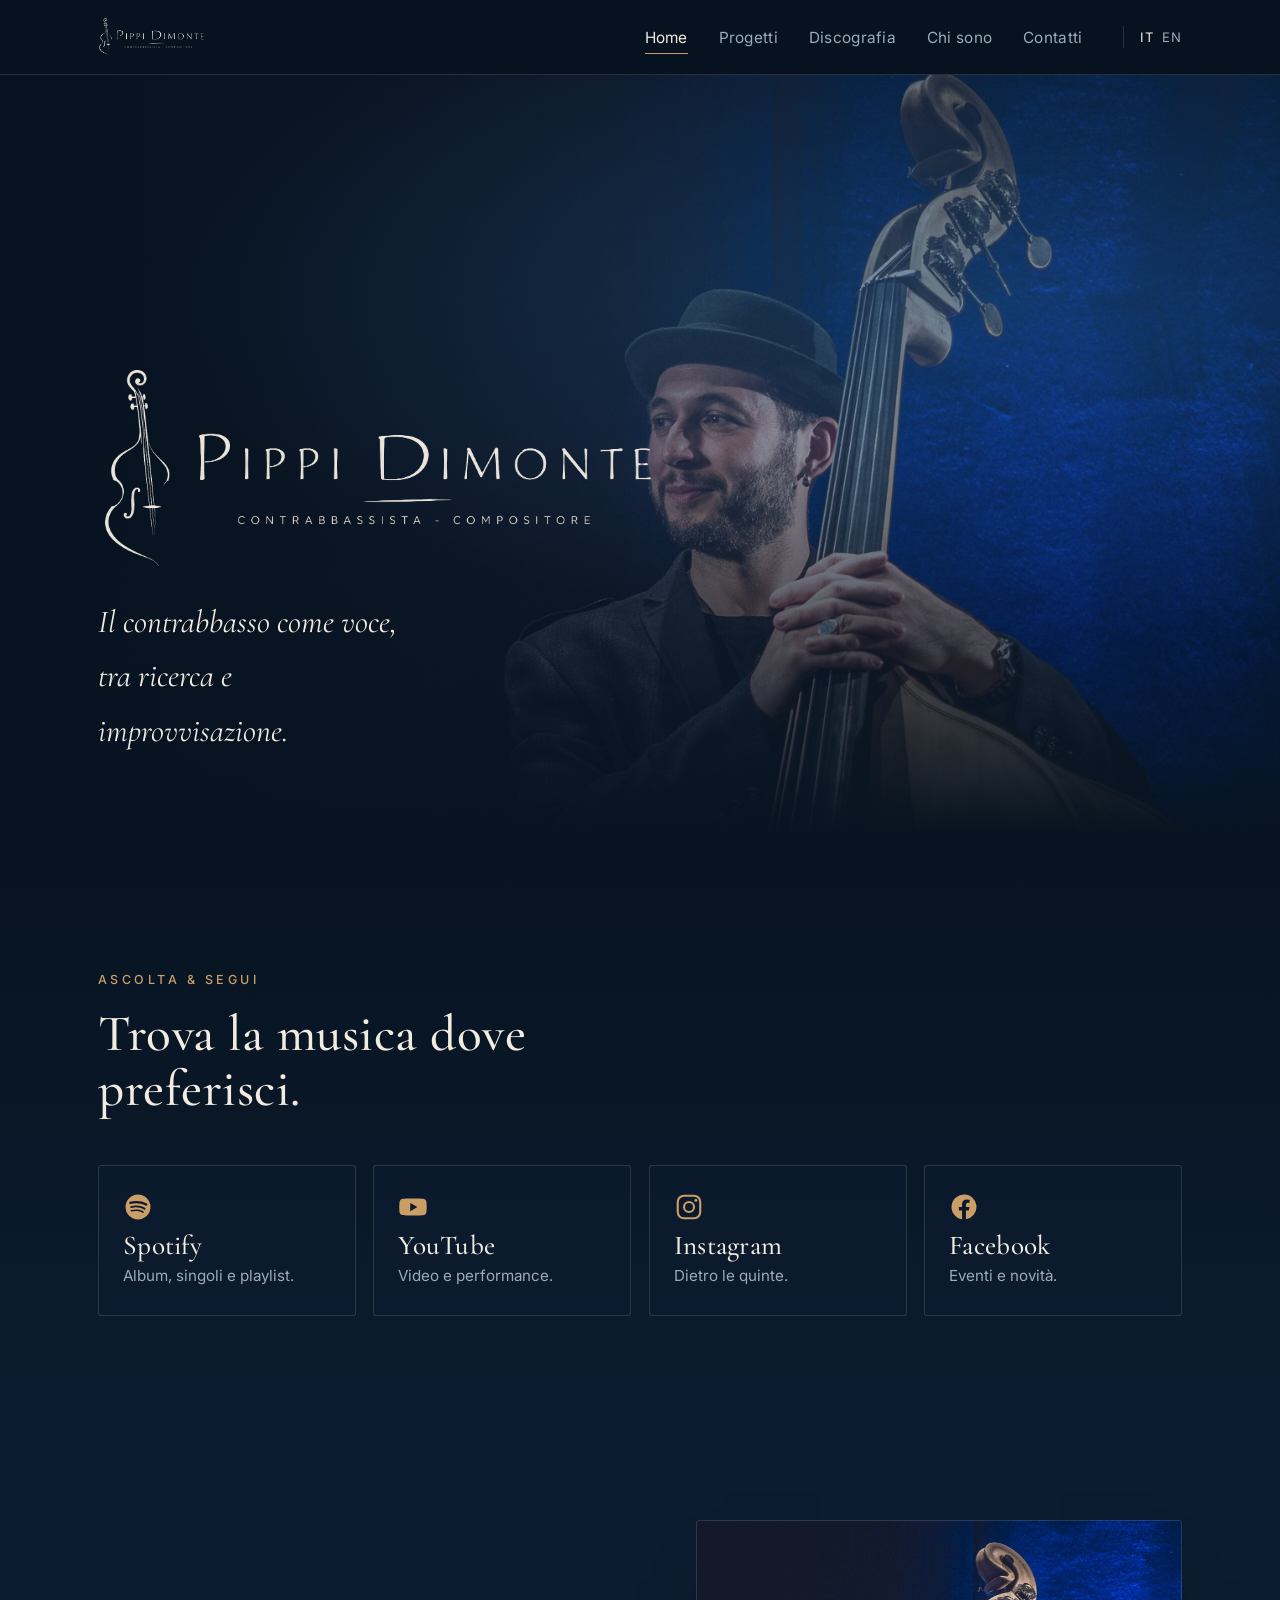
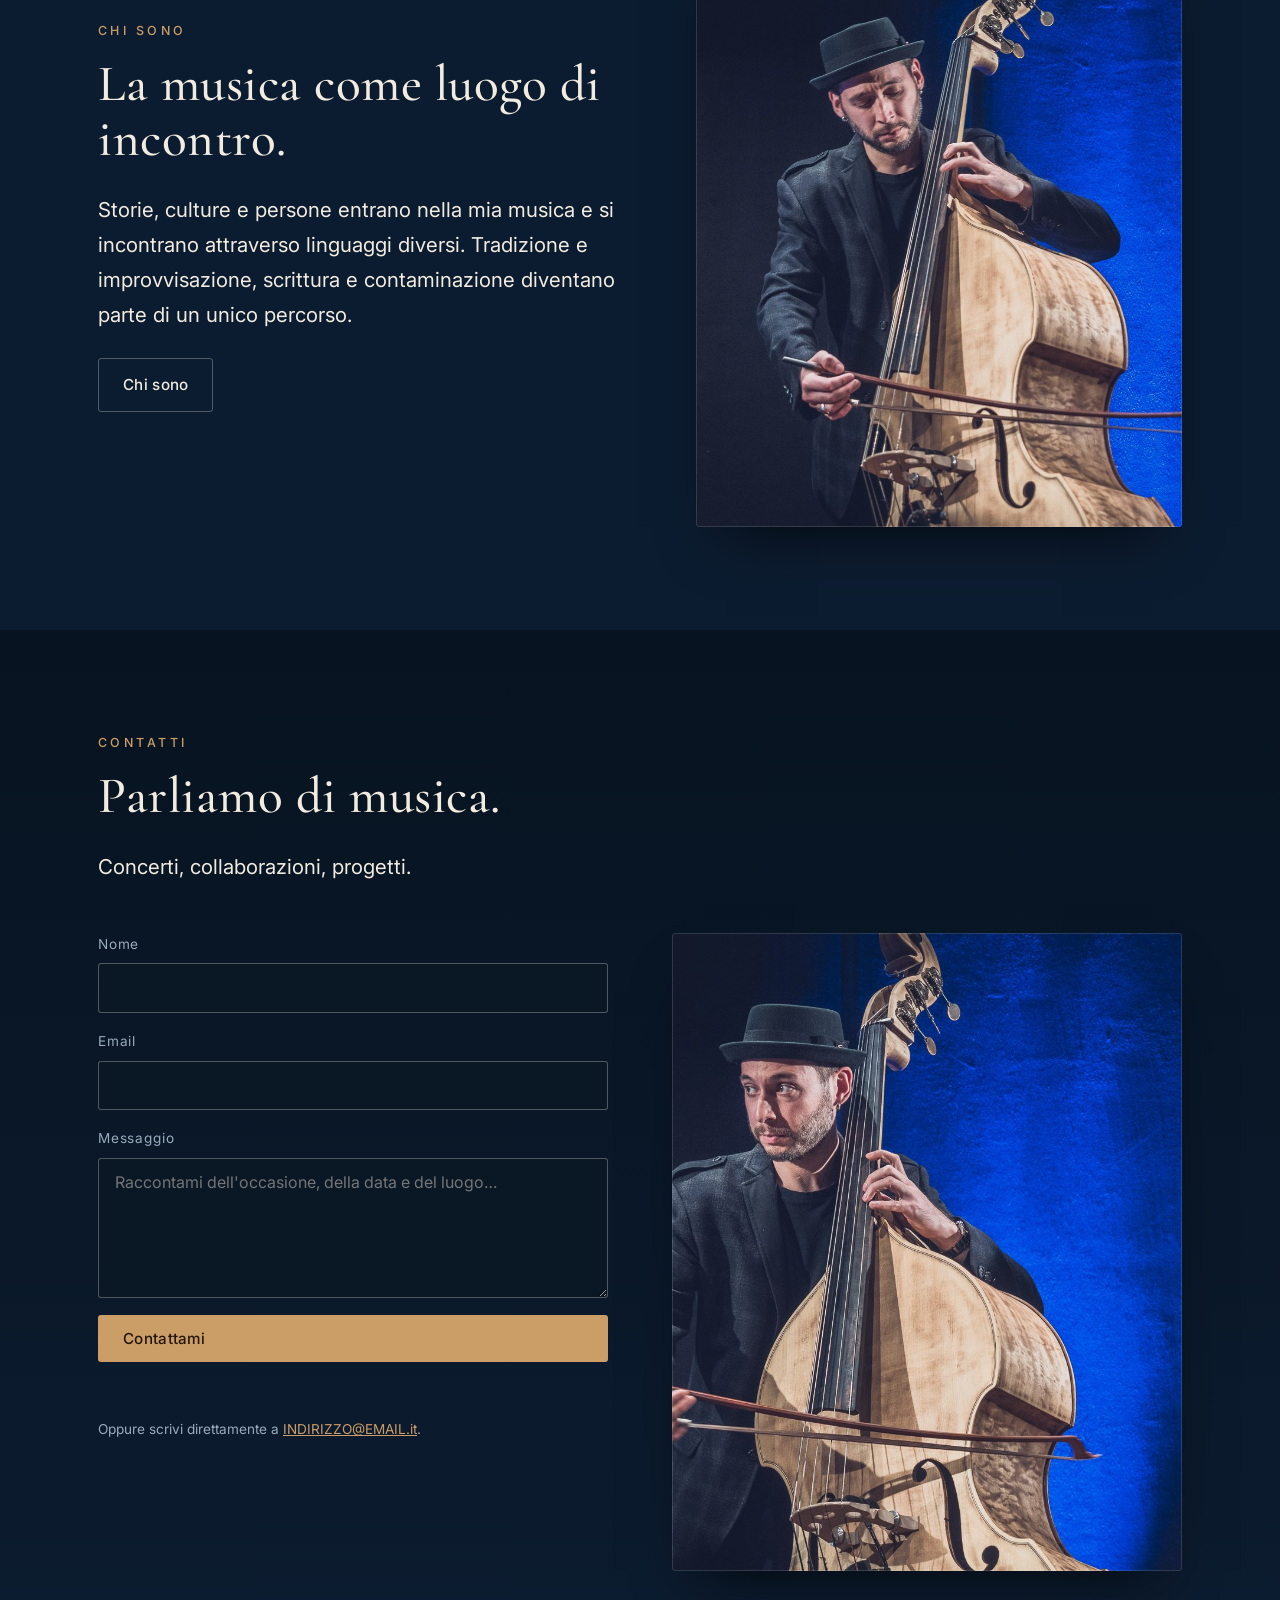
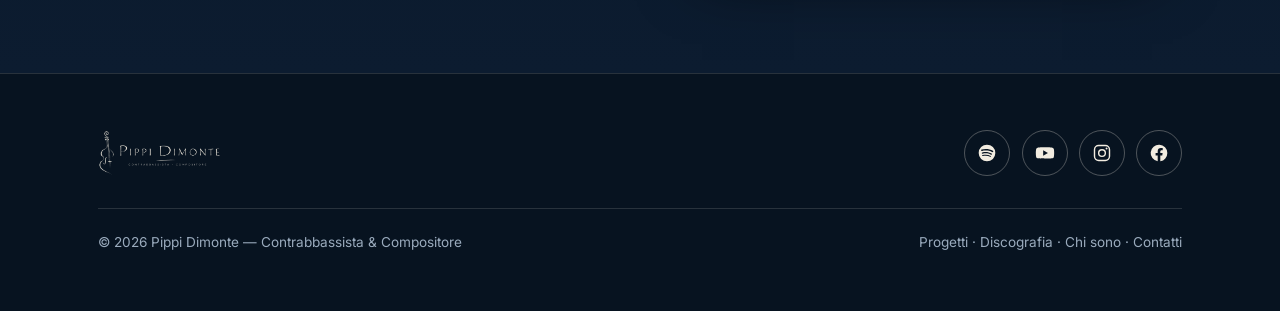
<file: index.html>
<!DOCTYPE html>
<html lang="it">
<head>
  <meta charset="UTF-8" />
  <meta name="viewport" content="width=device-width, initial-scale=1.0" />
  <title>Pippi Dimonte — Contrabbassista &amp; Compositore</title>
  <meta name="description" content="Pippi Dimonte, contrabbassista e compositore. Ascolta la musica, scopri chi sono e mettiti in contatto." />

  <!-- Social preview -->
  <meta property="og:title" content="Pippi Dimonte — Contrabbassista &amp; Compositore" />
  <meta property="og:description" content="Il contrabbasso come voce, tra ricerca e improvvisazione." />
  <meta property="og:type" content="website" />
  <meta property="og:image" content="assets/img/live-portrait.jpg" />
  <meta property="og:url" content="https://pippidimonte.it/" />

  <link rel="icon" href="assets/img/favicon.svg" type="image/svg+xml" />
  <link rel="preconnect" href="https://fonts.googleapis.com" />
  <link rel="preconnect" href="https://fonts.gstatic.com" crossorigin />
  <link href="https://fonts.googleapis.com/css2?family=Cormorant+Garamond:ital,wght@0,400;0,500;0,600;1,400;1,500&family=Inter:wght@400;500;600&display=swap" rel="stylesheet" />
  <link rel="stylesheet" href="css/style.css" />
  <link rel="alternate" hreflang="it" href="https://pippidimonte.it/index.html" />
  <link rel="alternate" hreflang="en" href="https://pippidimonte.it/en/index.html" />
  <link rel="alternate" hreflang="x-default" href="https://pippidimonte.it/index.html" />
</head>
<body>
  <!-- ============ HEADER ============ -->
  <header class="site-header">
    <div class="container nav">
      <a class="brand" href="index.html" aria-label="Pippi Dimonte — home">
        <img src="assets/img/logo-light.png" alt="Pippi Dimonte" />
      </a>
      <button class="nav-toggle" aria-label="Apri il menu" aria-expanded="false" aria-controls="menu">
        <svg viewBox="0 0 24 24" fill="none" stroke="currentColor" stroke-width="1.6"><path d="M3 6h18M3 12h18M3 18h18"/></svg>
      </button>
      <ul class="nav-links" id="menu">
        <li><a href="index.html" aria-current="page">Home</a></li>
        <li><a href="progetti.html">Progetti</a></li>
        <li><a href="discografia.html">Discografia</a></li>
        <li><a href="biografia.html">Chi sono</a></li>
        <li><a href="#contatti">Contatti</a></li>
        <li class="lang-switch"><span class="lang-current">IT</span><a href="en/index.html" hreflang="en" lang="en">EN</a></li>
      </ul>
    </div>
  </header>

  <!-- ============ HERO ============ -->
  <section class="hero">
    <div class="hero-media">
      <img src="assets/img/live-portrait.jpg" alt="Pippi Dimonte con il contrabbasso su un palco illuminato di blu" />
    </div>
    <div class="container hero-inner">
      <img class="wordmark" src="assets/img/logo-light.png" alt="Pippi Dimonte — contrabbassista e compositore" />
      <p class="tagline">Il contrabbasso come voce, tra ricerca e improvvisazione.</p>
    </div>
  </section>

  <!-- ============ ASCOLTA & SEGUI ============ -->
  <section class="section section--tint">
    <div class="container">
      <div class="section-head reveal">
        <p class="eyebrow">Ascolta &amp; segui</p>
        <h2>Trova la musica dove preferisci.</h2>
      </div>
      <div class="tiles">
        <a class="tile reveal" href="https://open.spotify.com/intl-it/artist/0hOpOMcigJ2I0YJjCa9msf" target="_blank" rel="noopener">
          <span class="tile-icon">
            <svg viewBox="0 0 24 24" fill="currentColor"><path d="M12 2a10 10 0 1 0 0 20 10 10 0 0 0 0-20zm4.59 14.42a.62.62 0 0 1-.86.21c-2.35-1.44-5.3-1.76-8.79-.96a.62.62 0 1 1-.28-1.21c3.8-.87 7.08-.5 9.72 1.11.3.18.39.57.21.85zm1.22-2.72a.78.78 0 0 1-1.07.26c-2.69-1.65-6.79-2.13-9.97-1.17a.78.78 0 1 1-.45-1.49c3.63-1.1 8.15-.56 11.24 1.33.37.23.49.71.25 1.07zm.11-2.84C14.8 8.86 9.3 8.66 6.2 9.6a.94.94 0 1 1-.54-1.8c3.56-1.08 9.63-.87 13.42 1.38a.94.94 0 0 1-.96 1.62z"/></svg>
          </span>
          <h3>Spotify</h3>
          <p>Album, singoli e playlist.</p>
        </a>
        <a class="tile reveal" href="https://www.youtube.com/@PippiDimonte" target="_blank" rel="noopener">
          <span class="tile-icon">
            <svg viewBox="0 0 24 24" fill="currentColor"><path d="M23 12s0-3.2-.4-4.7a2.5 2.5 0 0 0-1.7-1.7C19.3 5.2 12 5.2 12 5.2s-7.3 0-8.9.4A2.5 2.5 0 0 0 1.4 7.3C1 8.8 1 12 1 12s0 3.2.4 4.7a2.5 2.5 0 0 0 1.7 1.7c1.6.4 8.9.4 8.9.4s7.3 0 8.9-.4a2.5 2.5 0 0 0 1.7-1.7C23 15.2 23 12 23 12zM9.8 15.3V8.7l5.7 3.3-5.7 3.3z"/></svg>
          </span>
          <h3>YouTube</h3>
          <p>Video e performance.</p>
        </a>
        <a class="tile reveal" href="https://www.instagram.com/pippi.dimonte/" target="_blank" rel="noopener">
          <span class="tile-icon">
            <svg viewBox="0 0 24 24" fill="none" stroke="currentColor" stroke-width="1.7"><rect x="3" y="3" width="18" height="18" rx="5"/><circle cx="12" cy="12" r="4"/><circle cx="17.5" cy="6.5" r="1.2" fill="currentColor" stroke="none"/></svg>
          </span>
          <h3>Instagram</h3>
          <p>Dietro le quinte.</p>
        </a>
        <a class="tile reveal" href="https://www.facebook.com/pippidimonteofficial/" target="_blank" rel="noopener">
          <span class="tile-icon">
            <svg viewBox="0 0 24 24" fill="currentColor"><path d="M22 12a10 10 0 1 0-11.56 9.88v-6.99H7.9V12h2.54V9.8c0-2.5 1.5-3.89 3.78-3.89 1.1 0 2.24.2 2.24.2v2.46h-1.26c-1.24 0-1.63.77-1.63 1.56V12h2.78l-.44 2.89h-2.34v6.99A10 10 0 0 0 22 12z"/></svg>
          </span>
          <h3>Facebook</h3>
          <p>Eventi e novità.</p>
        </a>
      </div>
    </div>
  </section>

  <!-- ============ LA MUSICA COME LUOGO DI INCONTRO ============ -->
  <section class="section section--band">
    <div class="container split">
      <div class="split-text reveal">
        <p class="eyebrow">Chi sono</p>
        <h2>La musica come luogo di incontro.</h2>
        <p class="lead measure">Storie, culture e persone entrano nella mia musica e si incontrano
          attraverso linguaggi diversi. Tradizione e improvvisazione, scrittura e contaminazione
          diventano parte di un unico percorso.</p>
        <p style="margin-top:1.6rem">
          <a class="btn btn-ghost" href="biografia.html">Chi sono</a>
        </p>
      </div>
      <div class="split-media reveal">
        <div class="frame" style="aspect-ratio:4/5">
          <img src="assets/img/live-bow.jpg" alt="Pippi Dimonte suona il contrabbasso con l'archetto" />
        </div>
      </div>
    </div>
  </section>

  <!-- ============ CONTATTI ============ -->
  <section class="section section--tint" id="contatti">
    <div class="container">
      <div class="section-head reveal">
        <p class="eyebrow">Contatti</p>
        <h2>Parliamo di musica.</h2>
        <p class="lead measure">Concerti, collaborazioni, progetti.</p>
      </div>
      <div class="contact-grid">
        <!-- Sostituisci YOUR_FORM_ID con l'ID Formspree (vedi README) -->
        <form class="form reveal" id="contact-form" action="https://formspree.io/f/YOUR_FORM_ID" method="POST">
          <div class="field">
            <label for="name">Nome</label>
            <input type="text" id="name" name="name" required autocomplete="name" />
          </div>
          <div class="field">
            <label for="email">Email</label>
            <input type="email" id="email" name="email" required autocomplete="email" />
          </div>
          <div class="field">
            <label for="message">Messaggio</label>
            <textarea id="message" name="message" required placeholder="Raccontami dell'occasione, della data e del luogo…"></textarea>
          </div>
          <button class="btn btn-primary" type="submit">Contattami</button>
          <p class="form-status" role="status" aria-live="polite"></p>
          <p class="form-note">Oppure scrivi direttamente a
            <a href="mailto:INDIRIZZO@EMAIL.it" style="color:var(--wood)">INDIRIZZO@EMAIL.it</a>.</p>
        </form>

        <aside class="contact-aside reveal">
          <div class="frame" style="aspect-ratio:4/5">
            <img src="assets/img/live-blue.jpg" alt="Pippi Dimonte dal vivo" />
          </div>
        </aside>
      </div>
    </div>
  </section>

  <!-- ============ FOOTER ============ -->
  <footer class="site-footer">
    <div class="container">
      <div class="footer-top">
        <a class="brand" href="index.html" aria-label="Pippi Dimonte — home">
          <img src="assets/img/logo-light.png" alt="Pippi Dimonte" />
        </a>
        <div class="socials">
          <a class="social-link" href="https://open.spotify.com/intl-it/artist/0hOpOMcigJ2I0YJjCa9msf" target="_blank" rel="noopener" aria-label="Spotify">
            <svg viewBox="0 0 24 24" fill="currentColor"><path d="M12 2a10 10 0 1 0 0 20 10 10 0 0 0 0-20zm4.59 14.42a.62.62 0 0 1-.86.21c-2.35-1.44-5.3-1.76-8.79-.96a.62.62 0 1 1-.28-1.21c3.8-.87 7.08-.5 9.72 1.11.3.18.39.57.21.85zm1.22-2.72a.78.78 0 0 1-1.07.26c-2.69-1.65-6.79-2.13-9.97-1.17a.78.78 0 1 1-.45-1.49c3.63-1.1 8.15-.56 11.24 1.33.37.23.49.71.25 1.07zm.11-2.84C14.8 8.86 9.3 8.66 6.2 9.6a.94.94 0 1 1-.54-1.8c3.56-1.08 9.63-.87 13.42 1.38a.94.94 0 0 1-.96 1.62z"/></svg>
          </a>
          <a class="social-link" href="https://www.youtube.com/@PippiDimonte" target="_blank" rel="noopener" aria-label="YouTube">
            <svg viewBox="0 0 24 24" fill="currentColor"><path d="M23 12s0-3.2-.4-4.7a2.5 2.5 0 0 0-1.7-1.7C19.3 5.2 12 5.2 12 5.2s-7.3 0-8.9.4A2.5 2.5 0 0 0 1.4 7.3C1 8.8 1 12 1 12s0 3.2.4 4.7a2.5 2.5 0 0 0 1.7 1.7c1.6.4 8.9.4 8.9.4s7.3 0 8.9-.4a2.5 2.5 0 0 0 1.7-1.7C23 15.2 23 12 23 12zM9.8 15.3V8.7l5.7 3.3-5.7 3.3z"/></svg>
          </a>
          <a class="social-link" href="https://www.instagram.com/pippi.dimonte/" target="_blank" rel="noopener" aria-label="Instagram">
            <svg viewBox="0 0 24 24" fill="none" stroke="currentColor" stroke-width="1.7"><rect x="3" y="3" width="18" height="18" rx="5"/><circle cx="12" cy="12" r="4"/><circle cx="17.5" cy="6.5" r="1.2" fill="currentColor" stroke="none"/></svg>
          </a>
          <a class="social-link" href="https://www.facebook.com/pippidimonteofficial/" target="_blank" rel="noopener" aria-label="Facebook">
            <svg viewBox="0 0 24 24" fill="currentColor"><path d="M22 12a10 10 0 1 0-11.56 9.88v-6.99H7.9V12h2.54V9.8c0-2.5 1.5-3.89 3.78-3.89 1.1 0 2.24.2 2.24.2v2.46h-1.26c-1.24 0-1.63.77-1.63 1.56V12h2.78l-.44 2.89h-2.34v6.99A10 10 0 0 0 22 12z"/></svg>
          </a>
        </div>
      </div>
      <div class="footer-bottom">
        <span>© <span data-year>2026</span> Pippi Dimonte — Contrabbassista &amp; Compositore</span>
        <nav aria-label="Navigazione footer">
          <a href="progetti.html">Progetti</a> ·
          <a href="discografia.html">Discografia</a> ·
          <a href="biografia.html">Chi sono</a> ·
          <a href="#contatti">Contatti</a>
        </nav>
      </div>
    </div>
  </footer>

  <script src="js/main.js"></script>
</body>
</html>
</file>
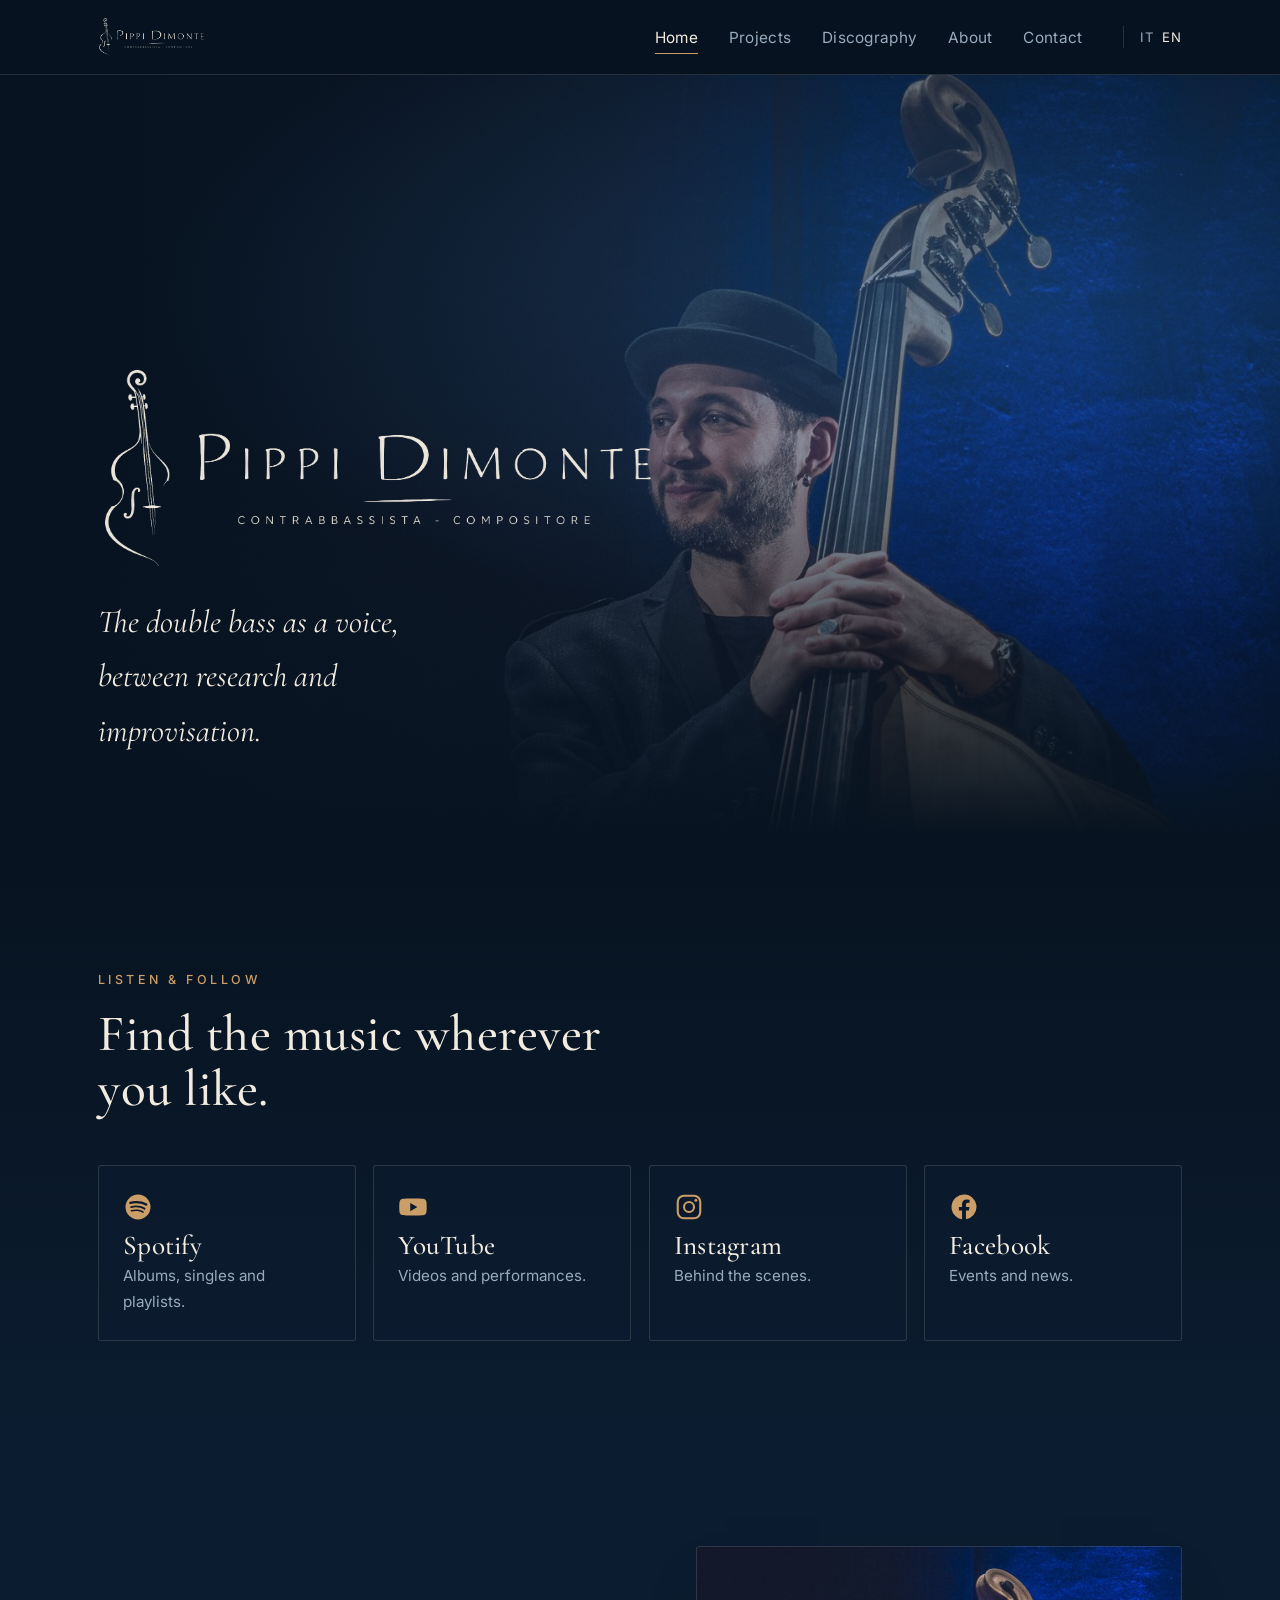
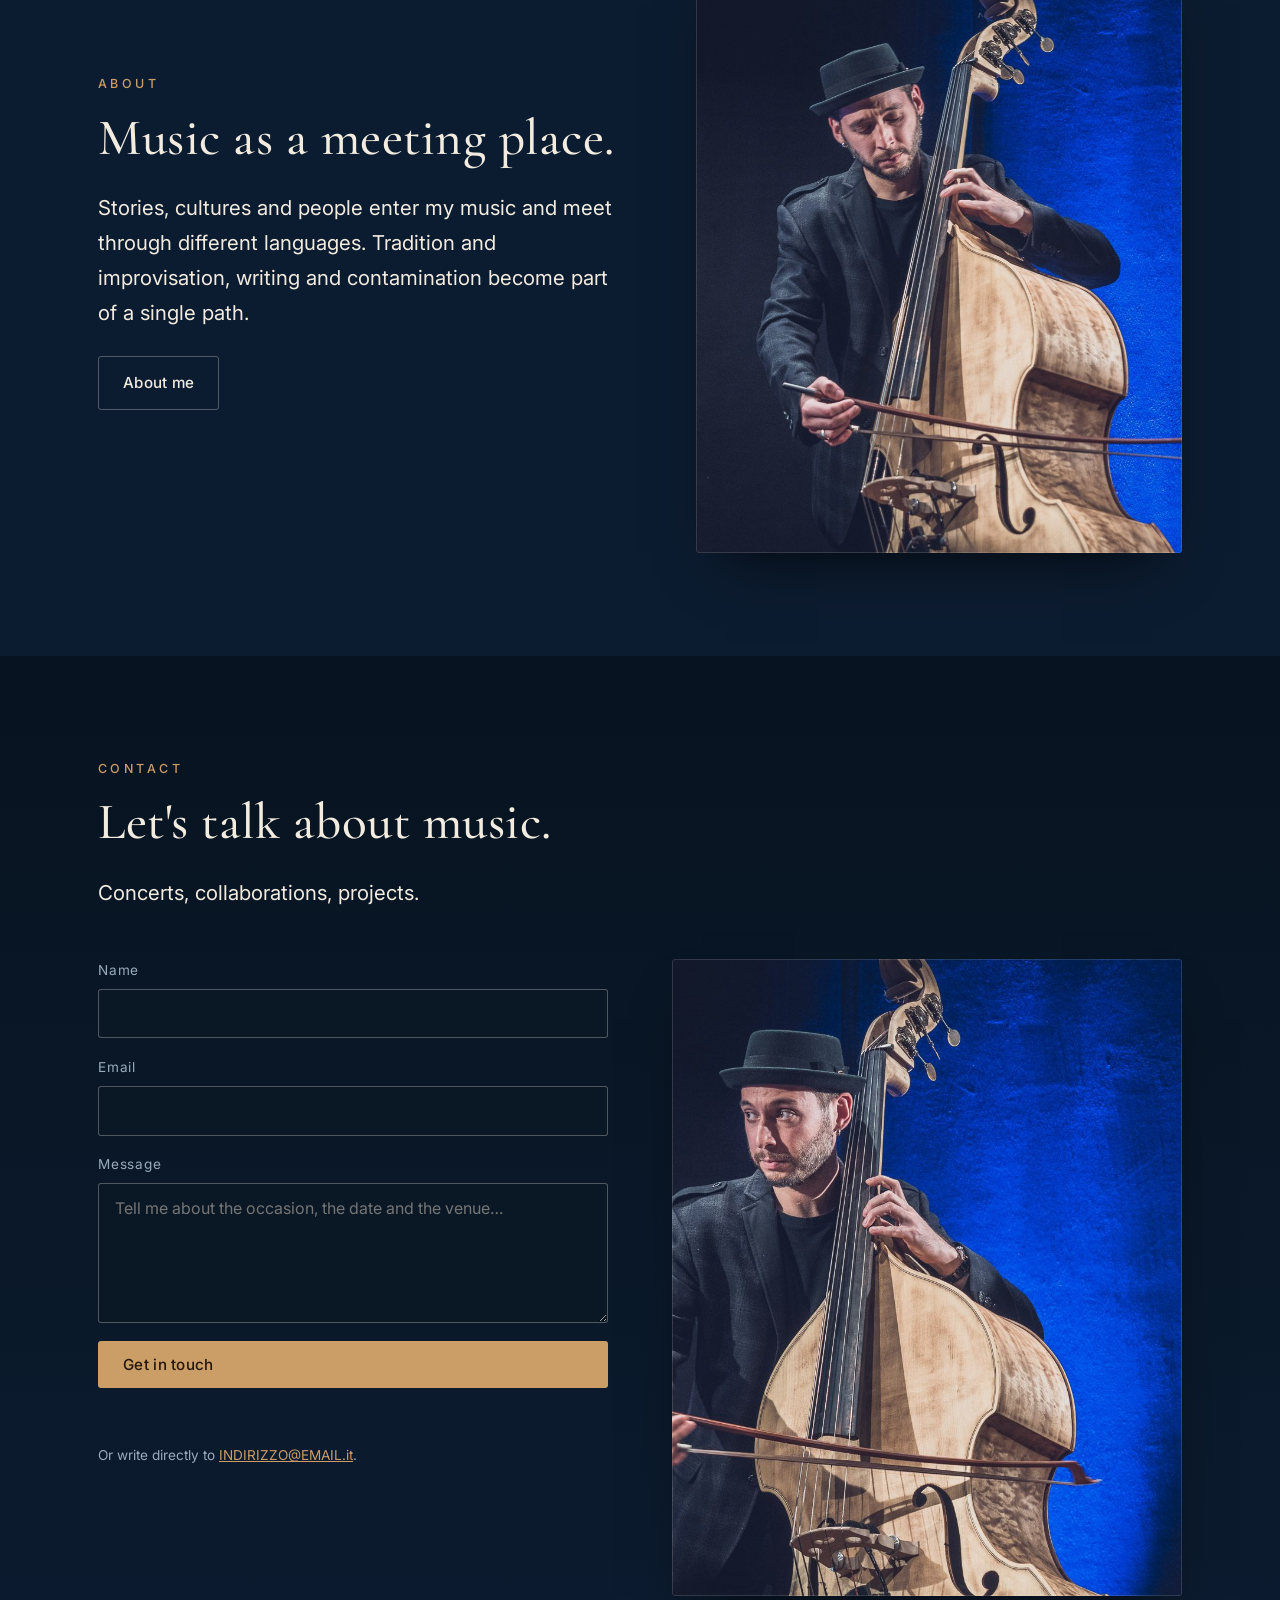
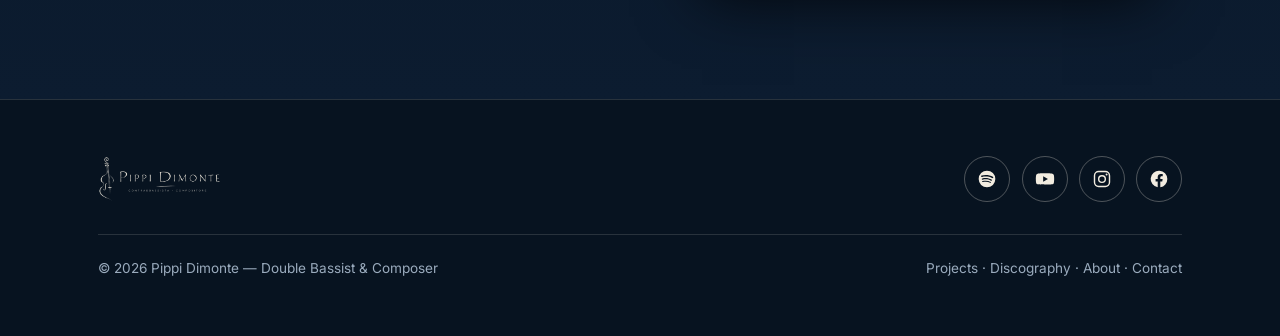
<file: en/index.html>
<!DOCTYPE html>
<html lang="en">
<head>
  <meta charset="UTF-8" />
  <meta name="viewport" content="width=device-width, initial-scale=1.0" />
  <title>Pippi Dimonte — Double Bassist &amp; Composer</title>
  <meta name="description" content="Pippi Dimonte, double bassist and composer. Listen to the music, find out who I am, and get in touch." />
  <meta property="og:title" content="Pippi Dimonte — Double Bassist &amp; Composer" />
  <meta property="og:description" content="The double bass as a voice, between research and improvisation." />
  <meta property="og:type" content="website" />
  <meta property="og:image" content="../assets/img/live-portrait.jpg" />
  <meta property="og:url" content="https://pippidimonte.it/en/" />
  <link rel="icon" href="../assets/img/favicon.svg" type="image/svg+xml" />
  <link rel="preconnect" href="https://fonts.googleapis.com" />
  <link rel="preconnect" href="https://fonts.gstatic.com" crossorigin />
  <link href="https://fonts.googleapis.com/css2?family=Cormorant+Garamond:ital,wght@0,400;0,500;0,600;1,400;1,500&family=Inter:wght@400;500;600&display=swap" rel="stylesheet" />
  <link rel="stylesheet" href="../css/style.css" />
  <link rel="alternate" hreflang="it" href="https://pippidimonte.it/index.html" />
  <link rel="alternate" hreflang="en" href="https://pippidimonte.it/en/index.html" />
  <link rel="alternate" hreflang="x-default" href="https://pippidimonte.it/index.html" />
</head>
<body>
  <header class="site-header">
    <div class="container nav">
      <a class="brand" href="index.html" aria-label="Pippi Dimonte — home"><img src="../assets/img/logo-light.png" alt="Pippi Dimonte" /></a>
      <button class="nav-toggle" aria-label="Open menu" aria-expanded="false" aria-controls="menu">
        <svg viewBox="0 0 24 24" fill="none" stroke="currentColor" stroke-width="1.6"><path d="M3 6h18M3 12h18M3 18h18"/></svg>
      </button>
      <ul class="nav-links" id="menu">
        <li><a href="index.html" aria-current="page">Home</a></li>
        <li><a href="progetti.html">Projects</a></li>
        <li><a href="discografia.html">Discography</a></li>
        <li><a href="biografia.html">About</a></li>
        <li><a href="#contatti">Contact</a></li>
        <li class="lang-switch"><a href="../index.html" hreflang="it" lang="it">IT</a><span class="lang-current">EN</span></li>
      </ul>
    </div>
  </header>

  <section class="hero">
    <div class="hero-media">
      <img src="../assets/img/live-portrait.jpg" alt="Pippi Dimonte with his double bass on a blue-lit stage" />
    </div>
    <div class="container hero-inner">
      <img class="wordmark" src="../assets/img/logo-light.png" alt="Pippi Dimonte — double bassist and composer" />
      <p class="tagline">The double bass as a voice, between research and improvisation.</p>
    </div>
  </section>

  <section class="section section--tint">
    <div class="container">
      <div class="section-head reveal">
        <p class="eyebrow">Listen &amp; follow</p>
        <h2>Find the music wherever you like.</h2>
      </div>
      <div class="tiles">
        <a class="tile reveal" href="https://open.spotify.com/intl-it/artist/0hOpOMcigJ2I0YJjCa9msf" target="_blank" rel="noopener">
          <span class="tile-icon"><svg viewBox="0 0 24 24" fill="currentColor"><path d="M12 2a10 10 0 1 0 0 20 10 10 0 0 0 0-20zm4.59 14.42a.62.62 0 0 1-.86.21c-2.35-1.44-5.3-1.76-8.79-.96a.62.62 0 1 1-.28-1.21c3.8-.87 7.08-.5 9.72 1.11.3.18.39.57.21.85zm1.22-2.72a.78.78 0 0 1-1.07.26c-2.69-1.65-6.79-2.13-9.97-1.17a.78.78 0 1 1-.45-1.49c3.63-1.1 8.15-.56 11.24 1.33.37.23.49.71.25 1.07zm.11-2.84C14.8 8.86 9.3 8.66 6.2 9.6a.94.94 0 1 1-.54-1.8c3.56-1.08 9.63-.87 13.42 1.38a.94.94 0 0 1-.96 1.62z"/></svg></span>
          <h3>Spotify</h3>
          <p>Albums, singles and playlists.</p>
        </a>
        <a class="tile reveal" href="https://www.youtube.com/@PippiDimonte" target="_blank" rel="noopener">
          <span class="tile-icon"><svg viewBox="0 0 24 24" fill="currentColor"><path d="M23 12s0-3.2-.4-4.7a2.5 2.5 0 0 0-1.7-1.7C19.3 5.2 12 5.2 12 5.2s-7.3 0-8.9.4A2.5 2.5 0 0 0 1.4 7.3C1 8.8 1 12 1 12s0 3.2.4 4.7a2.5 2.5 0 0 0 1.7 1.7c1.6.4 8.9.4 8.9.4s7.3 0 8.9-.4a2.5 2.5 0 0 0 1.7-1.7C23 15.2 23 12 23 12zM9.8 15.3V8.7l5.7 3.3-5.7 3.3z"/></svg></span>
          <h3>YouTube</h3>
          <p>Videos and performances.</p>
        </a>
        <a class="tile reveal" href="https://www.instagram.com/pippi.dimonte/" target="_blank" rel="noopener">
          <span class="tile-icon"><svg viewBox="0 0 24 24" fill="none" stroke="currentColor" stroke-width="1.7"><rect x="3" y="3" width="18" height="18" rx="5"/><circle cx="12" cy="12" r="4"/><circle cx="17.5" cy="6.5" r="1.2" fill="currentColor" stroke="none"/></svg></span>
          <h3>Instagram</h3>
          <p>Behind the scenes.</p>
        </a>
        <a class="tile reveal" href="https://www.facebook.com/pippidimonteofficial/" target="_blank" rel="noopener">
          <span class="tile-icon"><svg viewBox="0 0 24 24" fill="currentColor"><path d="M22 12a10 10 0 1 0-11.56 9.88v-6.99H7.9V12h2.54V9.8c0-2.5 1.5-3.89 3.78-3.89 1.1 0 2.24.2 2.24.2v2.46h-1.26c-1.24 0-1.63.77-1.63 1.56V12h2.78l-.44 2.89h-2.34v6.99A10 10 0 0 0 22 12z"/></svg></span>
          <h3>Facebook</h3>
          <p>Events and news.</p>
        </a>
      </div>
    </div>
  </section>

  <section class="section section--band">
    <div class="container split">
      <div class="split-text reveal">
        <p class="eyebrow">About</p>
        <h2>Music as a meeting place.</h2>
        <p class="lead measure">Stories, cultures and people enter my music and meet through different
          languages. Tradition and improvisation, writing and contamination become part of a single path.</p>
        <p style="margin-top:1.6rem"><a class="btn btn-ghost" href="biografia.html">About me</a></p>
      </div>
      <div class="split-media reveal">
        <div class="frame" style="aspect-ratio:4/5">
          <img src="../assets/img/live-bow.jpg" alt="Pippi Dimonte playing the double bass with the bow" />
        </div>
      </div>
    </div>
  </section>

  <section class="section section--tint" id="contatti">
    <div class="container">
      <div class="section-head reveal">
        <p class="eyebrow">Contact</p>
        <h2>Let's talk about music.</h2>
        <p class="lead measure">Concerts, collaborations, projects.</p>
      </div>
      <div class="contact-grid">
        <!-- Replace YOUR_FORM_ID with the Formspree ID (see README) -->
        <form class="form reveal" id="contact-form" action="https://formspree.io/f/YOUR_FORM_ID" method="POST">
          <div class="field"><label for="name">Name</label><input type="text" id="name" name="name" required autocomplete="name" /></div>
          <div class="field"><label for="email">Email</label><input type="email" id="email" name="email" required autocomplete="email" /></div>
          <div class="field"><label for="message">Message</label><textarea id="message" name="message" required placeholder="Tell me about the occasion, the date and the venue…"></textarea></div>
          <button class="btn btn-primary" type="submit">Get in touch</button>
          <p class="form-status" role="status" aria-live="polite"></p>
          <p class="form-note">Or write directly to
            <a href="mailto:INDIRIZZO@EMAIL.it" style="color:var(--wood)">INDIRIZZO@EMAIL.it</a>.</p>
        </form>
        <aside class="contact-aside reveal">
          <div class="frame" style="aspect-ratio:4/5">
            <img src="../assets/img/live-blue.jpg" alt="Pippi Dimonte live" />
          </div>
        </aside>
      </div>
    </div>
  </section>

  <footer class="site-footer">
    <div class="container">
      <div class="footer-top">
        <a class="brand" href="index.html" aria-label="Pippi Dimonte — home"><img src="../assets/img/logo-light.png" alt="Pippi Dimonte" /></a>
        <div class="socials">
          <a class="social-link" href="https://open.spotify.com/intl-it/artist/0hOpOMcigJ2I0YJjCa9msf" target="_blank" rel="noopener" aria-label="Spotify"><svg viewBox="0 0 24 24" fill="currentColor"><path d="M12 2a10 10 0 1 0 0 20 10 10 0 0 0 0-20zm4.59 14.42a.62.62 0 0 1-.86.21c-2.35-1.44-5.3-1.76-8.79-.96a.62.62 0 1 1-.28-1.21c3.8-.87 7.08-.5 9.72 1.11.3.18.39.57.21.85zm1.22-2.72a.78.78 0 0 1-1.07.26c-2.69-1.65-6.79-2.13-9.97-1.17a.78.78 0 1 1-.45-1.49c3.63-1.1 8.15-.56 11.24 1.33.37.23.49.71.25 1.07zm.11-2.84C14.8 8.86 9.3 8.66 6.2 9.6a.94.94 0 1 1-.54-1.8c3.56-1.08 9.63-.87 13.42 1.38a.94.94 0 0 1-.96 1.62z"/></svg></a>
          <a class="social-link" href="https://www.youtube.com/@PippiDimonte" target="_blank" rel="noopener" aria-label="YouTube"><svg viewBox="0 0 24 24" fill="currentColor"><path d="M23 12s0-3.2-.4-4.7a2.5 2.5 0 0 0-1.7-1.7C19.3 5.2 12 5.2 12 5.2s-7.3 0-8.9.4A2.5 2.5 0 0 0 1.4 7.3C1 8.8 1 12 1 12s0 3.2.4 4.7a2.5 2.5 0 0 0 1.7 1.7c1.6.4 8.9.4 8.9.4s7.3 0 8.9-.4a2.5 2.5 0 0 0 1.7-1.7C23 15.2 23 12 23 12zM9.8 15.3V8.7l5.7 3.3-5.7 3.3z"/></svg></a>
          <a class="social-link" href="https://www.instagram.com/pippi.dimonte/" target="_blank" rel="noopener" aria-label="Instagram"><svg viewBox="0 0 24 24" fill="none" stroke="currentColor" stroke-width="1.7"><rect x="3" y="3" width="18" height="18" rx="5"/><circle cx="12" cy="12" r="4"/><circle cx="17.5" cy="6.5" r="1.2" fill="currentColor" stroke="none"/></svg></a>
          <a class="social-link" href="https://www.facebook.com/pippidimonteofficial/" target="_blank" rel="noopener" aria-label="Facebook"><svg viewBox="0 0 24 24" fill="currentColor"><path d="M22 12a10 10 0 1 0-11.56 9.88v-6.99H7.9V12h2.54V9.8c0-2.5 1.5-3.89 3.78-3.89 1.1 0 2.24.2 2.24.2v2.46h-1.26c-1.24 0-1.63.77-1.63 1.56V12h2.78l-.44 2.89h-2.34v6.99A10 10 0 0 0 22 12z"/></svg></a>
        </div>
      </div>
      <div class="footer-bottom">
        <span>© <span data-year>2026</span> Pippi Dimonte — Double Bassist &amp; Composer</span>
        <nav aria-label="Footer navigation">
          <a href="progetti.html">Projects</a> · <a href="discografia.html">Discography</a> ·
          <a href="biografia.html">About</a> · <a href="#contatti">Contact</a>
        </nav>
      </div>
    </div>
  </footer>
  <script src="../js/main.js"></script>
</body>
</html>
</file>
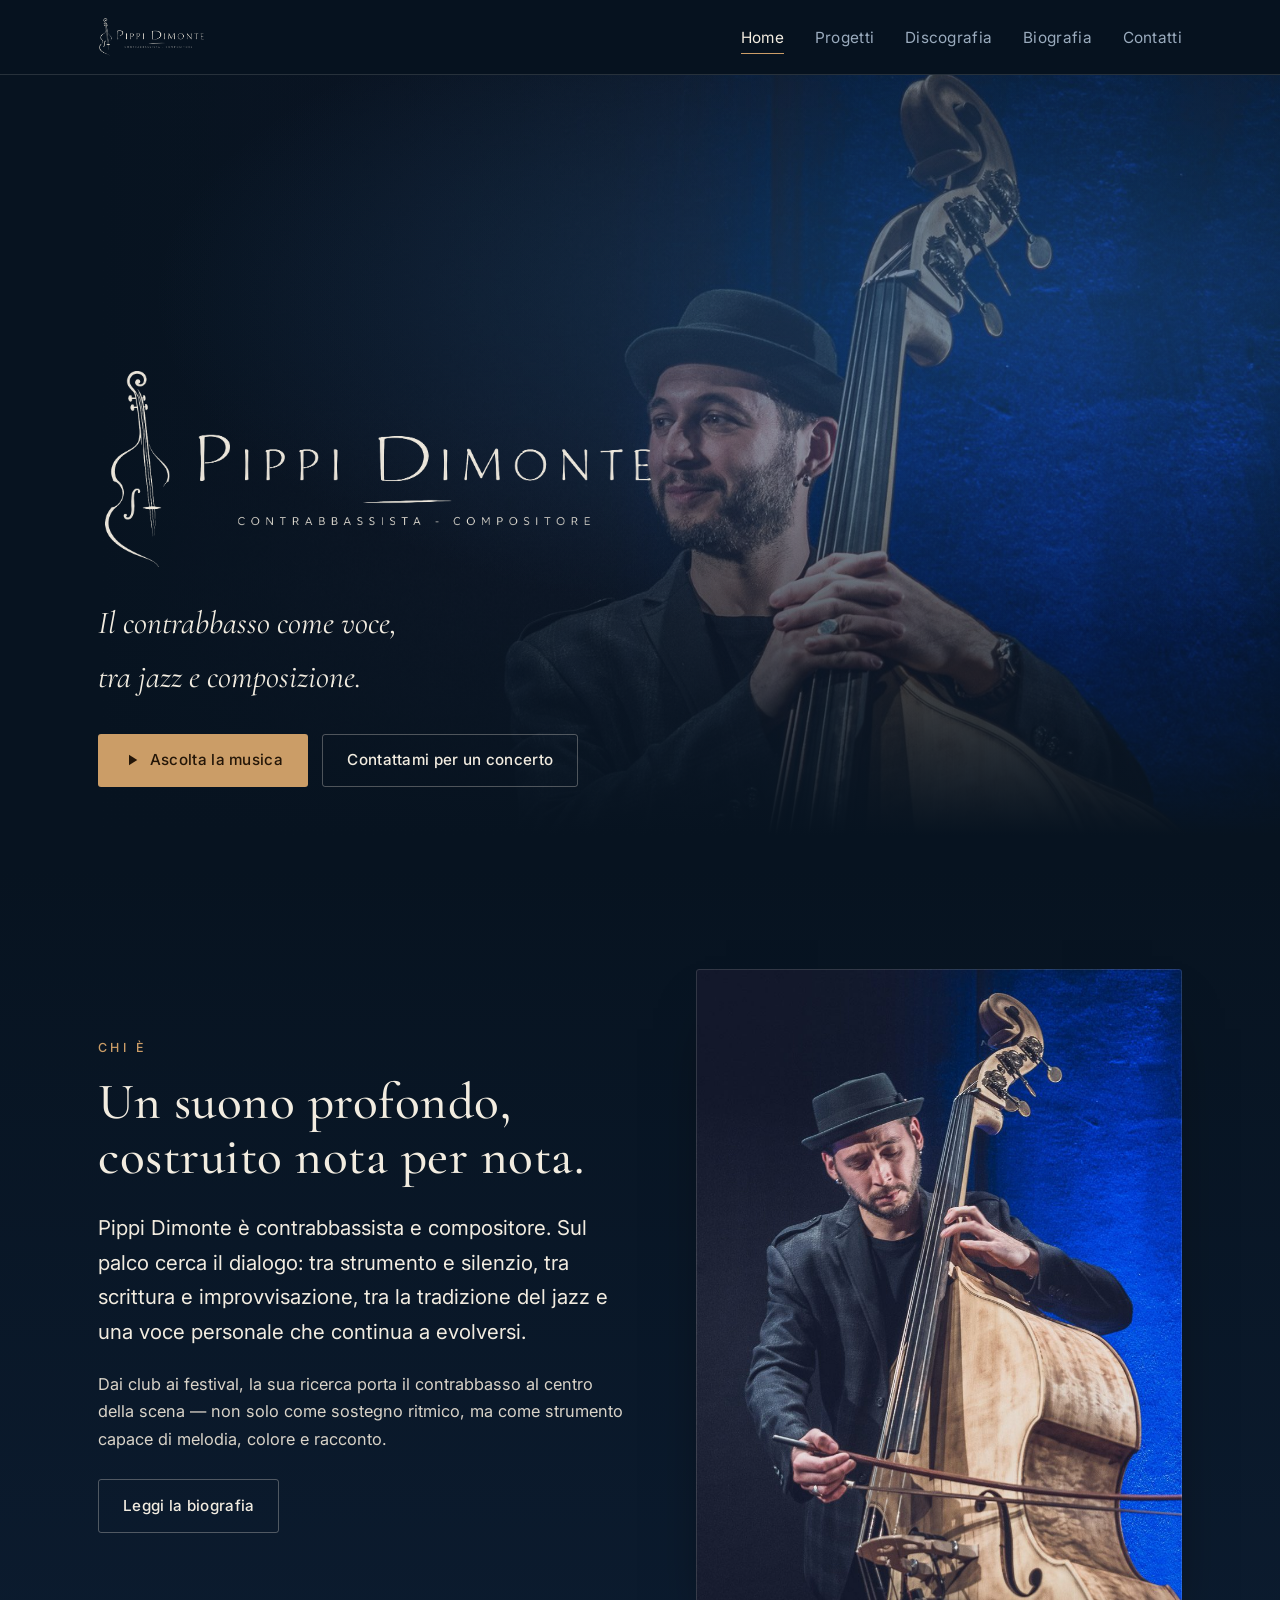
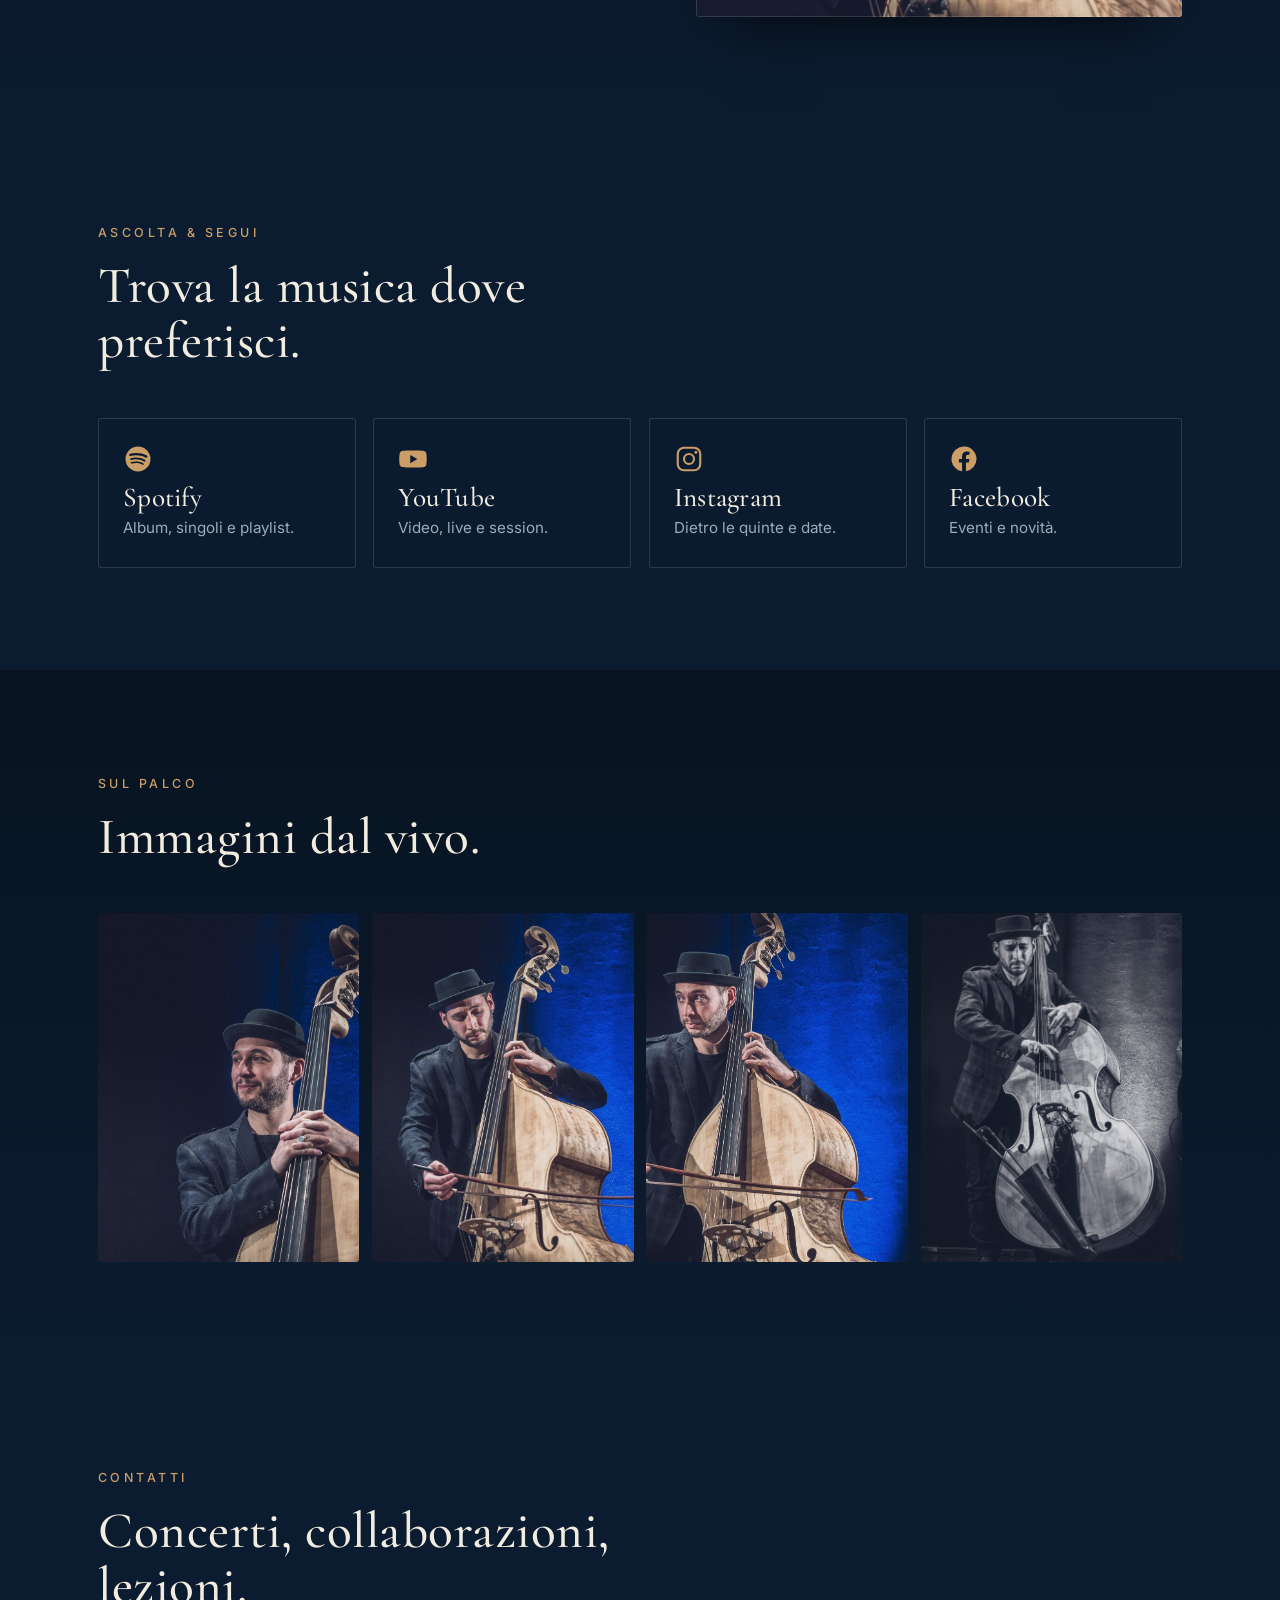
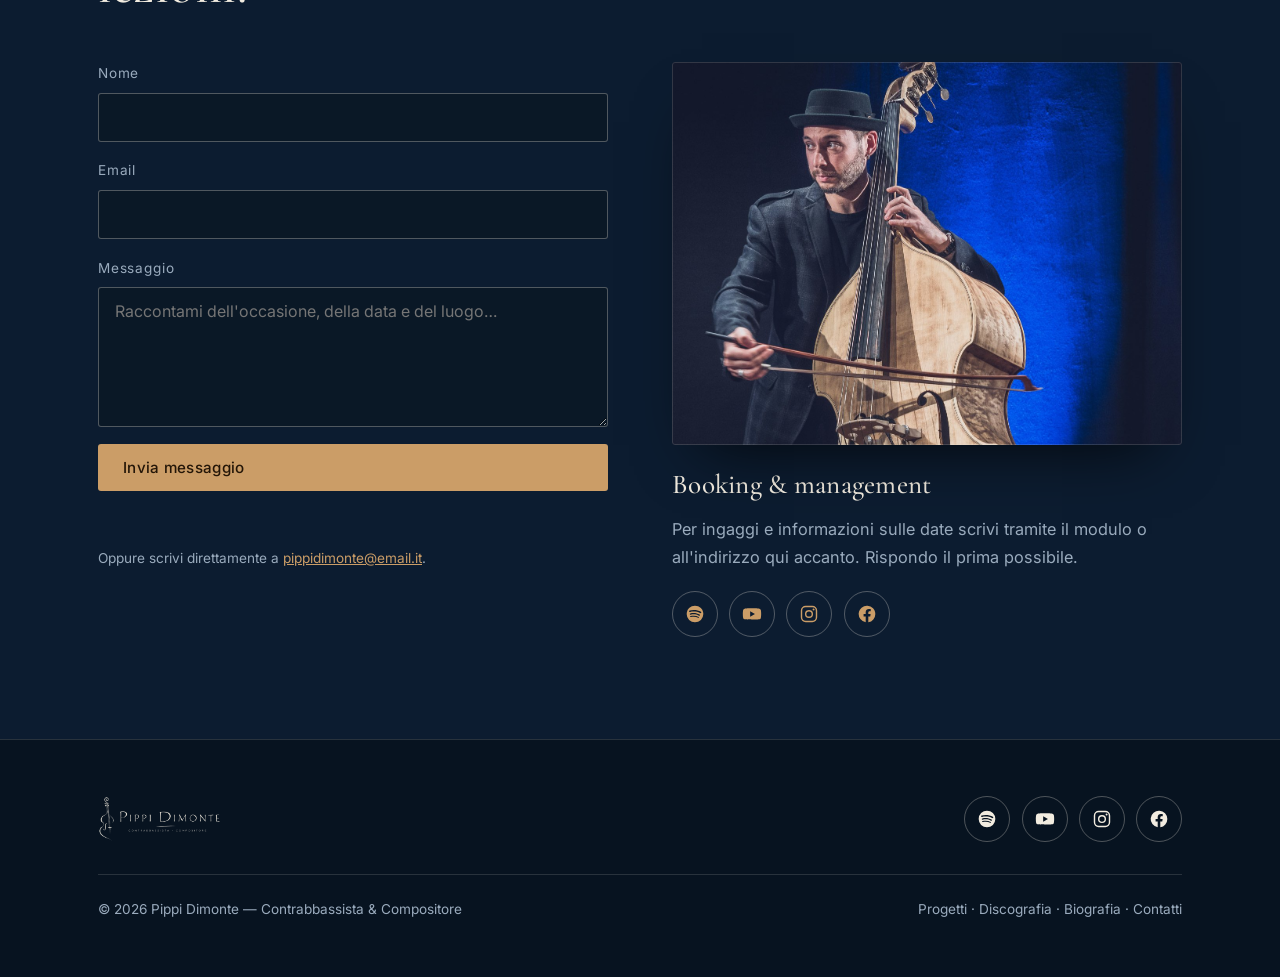
<file: pippidimonte/index.html>
<!DOCTYPE html>
<html lang="it">
<head>
  <meta charset="UTF-8" />
  <meta name="viewport" content="width=device-width, initial-scale=1.0" />
  <title>Pippi Dimonte — Contrabbassista &amp; Compositore</title>
  <meta name="description" content="Pippi Dimonte, contrabbassista e compositore. Concerti, progetti, discografia e contatti." />

  <!-- Social preview -->
  <meta property="og:title" content="Pippi Dimonte — Contrabbassista &amp; Compositore" />
  <meta property="og:description" content="Concerti, progetti, discografia e contatti." />
  <meta property="og:type" content="website" />
  <meta property="og:image" content="assets/img/live-portrait.jpg" />
  <meta property="og:url" content="https://pippidimonte.it/" />

  <link rel="icon" href="assets/img/favicon.svg" type="image/svg+xml" />
  <link rel="preconnect" href="https://fonts.googleapis.com" />
  <link rel="preconnect" href="https://fonts.gstatic.com" crossorigin />
  <link href="https://fonts.googleapis.com/css2?family=Cormorant+Garamond:ital,wght@0,400;0,500;0,600;1,400;1,500&family=Inter:wght@400;500;600&display=swap" rel="stylesheet" />
  <link rel="stylesheet" href="css/style.css" />
</head>
<body>
  <!-- ============ HEADER ============ -->
  <header class="site-header">
    <div class="container nav">
      <a class="brand" href="index.html" aria-label="Pippi Dimonte — home">
        <img src="assets/img/logo-light.png" alt="Pippi Dimonte" />
      </a>
      <button class="nav-toggle" aria-label="Apri il menu" aria-expanded="false" aria-controls="menu">
        <svg viewBox="0 0 24 24" fill="none" stroke="currentColor" stroke-width="1.6"><path d="M3 6h18M3 12h18M3 18h18"/></svg>
      </button>
      <ul class="nav-links" id="menu">
        <li><a href="index.html" aria-current="page">Home</a></li>
        <li><a href="progetti.html">Progetti</a></li>
        <li><a href="discografia.html">Discografia</a></li>
        <li><a href="biografia.html">Biografia</a></li>
        <li><a href="#contatti">Contatti</a></li>
      </ul>
    </div>
  </header>

  <!-- ============ HERO ============ -->
  <section class="hero">
    <div class="hero-media">
      <img src="assets/img/live-portrait.jpg" alt="Pippi Dimonte con il contrabbasso su un palco illuminato di blu" />
    </div>
    <div class="container hero-inner">
      <img class="wordmark" src="assets/img/logo-light.png" alt="Pippi Dimonte — contrabbassista e compositore" />
      <p class="tagline">Il contrabbasso come voce, tra jazz e composizione.</p>
      <div class="hero-actions">
        <a class="btn btn-primary" href="discografia.html">
          <svg viewBox="0 0 24 24" fill="currentColor"><path d="M8 5v14l11-7z"/></svg>
          Ascolta la musica
        </a>
        <a class="btn btn-ghost" href="#contatti">Contattami per un concerto</a>
      </div>
    </div>
  </section>

  <!-- ============ INTRO ============ -->
  <section class="section section--tint">
    <div class="container split">
      <div class="split-text reveal">
        <p class="eyebrow">Chi è</p>
        <h2>Un suono profondo, costruito nota per nota.</h2>
        <p class="lead measure">Pippi Dimonte è contrabbassista e compositore. Sul palco cerca il dialogo:
          tra strumento e silenzio, tra scrittura e improvvisazione, tra la tradizione del jazz e
          una voce personale che continua a evolversi.</p>
        <p class="measure">Dai club ai festival, la sua ricerca porta il contrabbasso al centro della scena —
          non solo come sostegno ritmico, ma come strumento capace di melodia, colore e racconto.</p>
        <p style="margin-top:1.6rem"><a class="btn btn-ghost" href="biografia.html">Leggi la biografia</a></p>
      </div>
      <div class="split-media reveal">
        <div class="frame frame--tall">
          <img src="assets/img/live-bow.jpg" alt="Pippi Dimonte suona il contrabbasso con l'archetto" />
        </div>
      </div>
    </div>
  </section>

  <!-- ============ ASCOLTA / SEGUI ============ -->
  <section class="section section--band">
    <div class="container">
      <div class="section-head reveal">
        <p class="eyebrow">Ascolta &amp; segui</p>
        <h2>Trova la musica dove preferisci.</h2>
      </div>
      <!-- Aggiorna gli href con i profili reali (vedi README) -->
      <div class="tiles">
        <a class="tile reveal" href="https://open.spotify.com/" target="_blank" rel="noopener">
          <span class="tile-icon">
            <svg viewBox="0 0 24 24" fill="currentColor"><path d="M12 2a10 10 0 1 0 0 20 10 10 0 0 0 0-20zm4.59 14.42a.62.62 0 0 1-.86.21c-2.35-1.44-5.3-1.76-8.79-.96a.62.62 0 1 1-.28-1.21c3.8-.87 7.08-.5 9.72 1.11.3.18.39.57.21.85zm1.22-2.72a.78.78 0 0 1-1.07.26c-2.69-1.65-6.79-2.13-9.97-1.17a.78.78 0 1 1-.45-1.49c3.63-1.1 8.15-.56 11.24 1.33.37.23.49.71.25 1.07zm.11-2.84C14.8 8.86 9.3 8.66 6.2 9.6a.94.94 0 1 1-.54-1.8c3.56-1.08 9.63-.87 13.42 1.38a.94.94 0 0 1-.96 1.62z"/></svg>
          </span>
          <h3>Spotify</h3>
          <p>Album, singoli e playlist.</p>
        </a>
        <a class="tile reveal" href="https://www.youtube.com/" target="_blank" rel="noopener">
          <span class="tile-icon">
            <svg viewBox="0 0 24 24" fill="currentColor"><path d="M23 12s0-3.2-.4-4.7a2.5 2.5 0 0 0-1.7-1.7C19.3 5.2 12 5.2 12 5.2s-7.3 0-8.9.4A2.5 2.5 0 0 0 1.4 7.3C1 8.8 1 12 1 12s0 3.2.4 4.7a2.5 2.5 0 0 0 1.7 1.7c1.6.4 8.9.4 8.9.4s7.3 0 8.9-.4a2.5 2.5 0 0 0 1.7-1.7C23 15.2 23 12 23 12zM9.8 15.3V8.7l5.7 3.3-5.7 3.3z"/></svg>
          </span>
          <h3>YouTube</h3>
          <p>Video, live e session.</p>
        </a>
        <a class="tile reveal" href="https://www.instagram.com/" target="_blank" rel="noopener">
          <span class="tile-icon">
            <svg viewBox="0 0 24 24" fill="none" stroke="currentColor" stroke-width="1.7"><rect x="3" y="3" width="18" height="18" rx="5"/><circle cx="12" cy="12" r="4"/><circle cx="17.5" cy="6.5" r="1.2" fill="currentColor" stroke="none"/></svg>
          </span>
          <h3>Instagram</h3>
          <p>Dietro le quinte e date.</p>
        </a>
        <a class="tile reveal" href="https://www.facebook.com/" target="_blank" rel="noopener">
          <span class="tile-icon">
            <svg viewBox="0 0 24 24" fill="currentColor"><path d="M22 12a10 10 0 1 0-11.56 9.88v-6.99H7.9V12h2.54V9.8c0-2.5 1.5-3.89 3.78-3.89 1.1 0 2.24.2 2.24.2v2.46h-1.26c-1.24 0-1.63.77-1.63 1.56V12h2.78l-.44 2.89h-2.34v6.99A10 10 0 0 0 22 12z"/></svg>
          </span>
          <h3>Facebook</h3>
          <p>Eventi e novità.</p>
        </a>
      </div>
    </div>
  </section>

  <!-- ============ GALLERY ============ -->
  <section class="section section--tint">
    <div class="container">
      <div class="section-head reveal">
        <p class="eyebrow">Sul palco</p>
        <h2>Immagini dal vivo.</h2>
      </div>
      <div class="gallery reveal">
        <a href="assets/img/live-portrait.jpg" target="_blank" rel="noopener"><img src="assets/img/live-portrait.jpg" alt="Ritratto dal vivo" loading="lazy" /></a>
        <a href="assets/img/live-bow.jpg" target="_blank" rel="noopener"><img src="assets/img/live-bow.jpg" alt="Contrabbasso con archetto" loading="lazy" /></a>
        <a href="assets/img/live-blue.jpg" target="_blank" rel="noopener"><img src="assets/img/live-blue.jpg" alt="Assolo in luce blu" loading="lazy" /></a>
        <a href="assets/img/live-bw.jpg" target="_blank" rel="noopener"><img src="assets/img/live-bw.jpg" alt="Ritratto in bianco e nero" loading="lazy" /></a>
      </div>
    </div>
  </section>

  <!-- ============ CONTATTI ============ -->
  <section class="section section--band" id="contatti">
    <div class="container">
      <div class="section-head reveal">
        <p class="eyebrow">Contatti</p>
        <h2>Concerti, collaborazioni, lezioni.</h2>
      </div>
      <div class="contact-grid">
        <!-- Sostituisci YOUR_FORM_ID con l'ID Formspree (vedi README) -->
        <form class="form reveal" id="contact-form" action="https://formspree.io/f/YOUR_FORM_ID" method="POST">
          <div class="field">
            <label for="name">Nome</label>
            <input type="text" id="name" name="name" required autocomplete="name" />
          </div>
          <div class="field">
            <label for="email">Email</label>
            <input type="email" id="email" name="email" required autocomplete="email" />
          </div>
          <div class="field">
            <label for="message">Messaggio</label>
            <textarea id="message" name="message" required placeholder="Raccontami dell'occasione, della data e del luogo…"></textarea>
          </div>
          <button class="btn btn-primary" type="submit">Invia messaggio</button>
          <p class="form-status" role="status" aria-live="polite"></p>
          <p class="form-note">Oppure scrivi direttamente a
            <a href="mailto:pippidimonte@email.it" style="color:var(--wood)">pippidimonte@email.it</a>.</p>
        </form>

        <aside class="contact-aside reveal">
          <div class="frame" style="aspect-ratio:4/3;margin-bottom:1.6rem">
            <img src="assets/img/live-blue.jpg" alt="Pippi Dimonte dal vivo" />
          </div>
          <h3>Booking &amp; management</h3>
          <p>Per ingaggi e informazioni sulle date scrivi tramite il modulo o all'indirizzo qui accanto.
            Rispondo il prima possibile.</p>
          <div class="socials" style="margin-top:1.2rem">
            <a class="social-link" href="https://open.spotify.com/" target="_blank" rel="noopener" aria-label="Spotify">
              <svg viewBox="0 0 24 24" fill="currentColor"><path d="M12 2a10 10 0 1 0 0 20 10 10 0 0 0 0-20zm4.59 14.42a.62.62 0 0 1-.86.21c-2.35-1.44-5.3-1.76-8.79-.96a.62.62 0 1 1-.28-1.21c3.8-.87 7.08-.5 9.72 1.11.3.18.39.57.21.85zm1.22-2.72a.78.78 0 0 1-1.07.26c-2.69-1.65-6.79-2.13-9.97-1.17a.78.78 0 1 1-.45-1.49c3.63-1.1 8.15-.56 11.24 1.33.37.23.49.71.25 1.07zm.11-2.84C14.8 8.86 9.3 8.66 6.2 9.6a.94.94 0 1 1-.54-1.8c3.56-1.08 9.63-.87 13.42 1.38a.94.94 0 0 1-.96 1.62z"/></svg>
            </a>
            <a class="social-link" href="https://www.youtube.com/" target="_blank" rel="noopener" aria-label="YouTube">
              <svg viewBox="0 0 24 24" fill="currentColor"><path d="M23 12s0-3.2-.4-4.7a2.5 2.5 0 0 0-1.7-1.7C19.3 5.2 12 5.2 12 5.2s-7.3 0-8.9.4A2.5 2.5 0 0 0 1.4 7.3C1 8.8 1 12 1 12s0 3.2.4 4.7a2.5 2.5 0 0 0 1.7 1.7c1.6.4 8.9.4 8.9.4s7.3 0 8.9-.4a2.5 2.5 0 0 0 1.7-1.7C23 15.2 23 12 23 12zM9.8 15.3V8.7l5.7 3.3-5.7 3.3z"/></svg>
            </a>
            <a class="social-link" href="https://www.instagram.com/" target="_blank" rel="noopener" aria-label="Instagram">
              <svg viewBox="0 0 24 24" fill="none" stroke="currentColor" stroke-width="1.7"><rect x="3" y="3" width="18" height="18" rx="5"/><circle cx="12" cy="12" r="4"/><circle cx="17.5" cy="6.5" r="1.2" fill="currentColor" stroke="none"/></svg>
            </a>
            <a class="social-link" href="https://www.facebook.com/" target="_blank" rel="noopener" aria-label="Facebook">
              <svg viewBox="0 0 24 24" fill="currentColor"><path d="M22 12a10 10 0 1 0-11.56 9.88v-6.99H7.9V12h2.54V9.8c0-2.5 1.5-3.89 3.78-3.89 1.1 0 2.24.2 2.24.2v2.46h-1.26c-1.24 0-1.63.77-1.63 1.56V12h2.78l-.44 2.89h-2.34v6.99A10 10 0 0 0 22 12z"/></svg>
            </a>
          </div>
        </aside>
      </div>
    </div>
  </section>

  <!-- ============ FOOTER ============ -->
  <footer class="site-footer">
    <div class="container">
      <div class="footer-top">
        <a class="brand" href="index.html" aria-label="Pippi Dimonte — home">
          <img src="assets/img/logo-light.png" alt="Pippi Dimonte" />
        </a>
        <div class="socials">
          <a class="social-link" href="https://open.spotify.com/" target="_blank" rel="noopener" aria-label="Spotify">
            <svg viewBox="0 0 24 24" fill="currentColor"><path d="M12 2a10 10 0 1 0 0 20 10 10 0 0 0 0-20zm4.59 14.42a.62.62 0 0 1-.86.21c-2.35-1.44-5.3-1.76-8.79-.96a.62.62 0 1 1-.28-1.21c3.8-.87 7.08-.5 9.72 1.11.3.18.39.57.21.85zm1.22-2.72a.78.78 0 0 1-1.07.26c-2.69-1.65-6.79-2.13-9.97-1.17a.78.78 0 1 1-.45-1.49c3.63-1.1 8.15-.56 11.24 1.33.37.23.49.71.25 1.07zm.11-2.84C14.8 8.86 9.3 8.66 6.2 9.6a.94.94 0 1 1-.54-1.8c3.56-1.08 9.63-.87 13.42 1.38a.94.94 0 0 1-.96 1.62z"/></svg>
          </a>
          <a class="social-link" href="https://www.youtube.com/" target="_blank" rel="noopener" aria-label="YouTube">
            <svg viewBox="0 0 24 24" fill="currentColor"><path d="M23 12s0-3.2-.4-4.7a2.5 2.5 0 0 0-1.7-1.7C19.3 5.2 12 5.2 12 5.2s-7.3 0-8.9.4A2.5 2.5 0 0 0 1.4 7.3C1 8.8 1 12 1 12s0 3.2.4 4.7a2.5 2.5 0 0 0 1.7 1.7c1.6.4 8.9.4 8.9.4s7.3 0 8.9-.4a2.5 2.5 0 0 0 1.7-1.7C23 15.2 23 12 23 12zM9.8 15.3V8.7l5.7 3.3-5.7 3.3z"/></svg>
          </a>
          <a class="social-link" href="https://www.instagram.com/" target="_blank" rel="noopener" aria-label="Instagram">
            <svg viewBox="0 0 24 24" fill="none" stroke="currentColor" stroke-width="1.7"><rect x="3" y="3" width="18" height="18" rx="5"/><circle cx="12" cy="12" r="4"/><circle cx="17.5" cy="6.5" r="1.2" fill="currentColor" stroke="none"/></svg>
          </a>
          <a class="social-link" href="https://www.facebook.com/" target="_blank" rel="noopener" aria-label="Facebook">
            <svg viewBox="0 0 24 24" fill="currentColor"><path d="M22 12a10 10 0 1 0-11.56 9.88v-6.99H7.9V12h2.54V9.8c0-2.5 1.5-3.89 3.78-3.89 1.1 0 2.24.2 2.24.2v2.46h-1.26c-1.24 0-1.63.77-1.63 1.56V12h2.78l-.44 2.89h-2.34v6.99A10 10 0 0 0 22 12z"/></svg>
          </a>
        </div>
      </div>
      <div class="footer-bottom">
        <span>© <span data-year>2026</span> Pippi Dimonte — Contrabbassista &amp; Compositore</span>
        <nav aria-label="Navigazione footer">
          <a href="progetti.html">Progetti</a> ·
          <a href="discografia.html">Discografia</a> ·
          <a href="biografia.html">Biografia</a> ·
          <a href="#contatti">Contatti</a>
        </nav>
      </div>
    </div>
  </footer>

  <script src="js/main.js"></script>
</body>
</html>
</file>
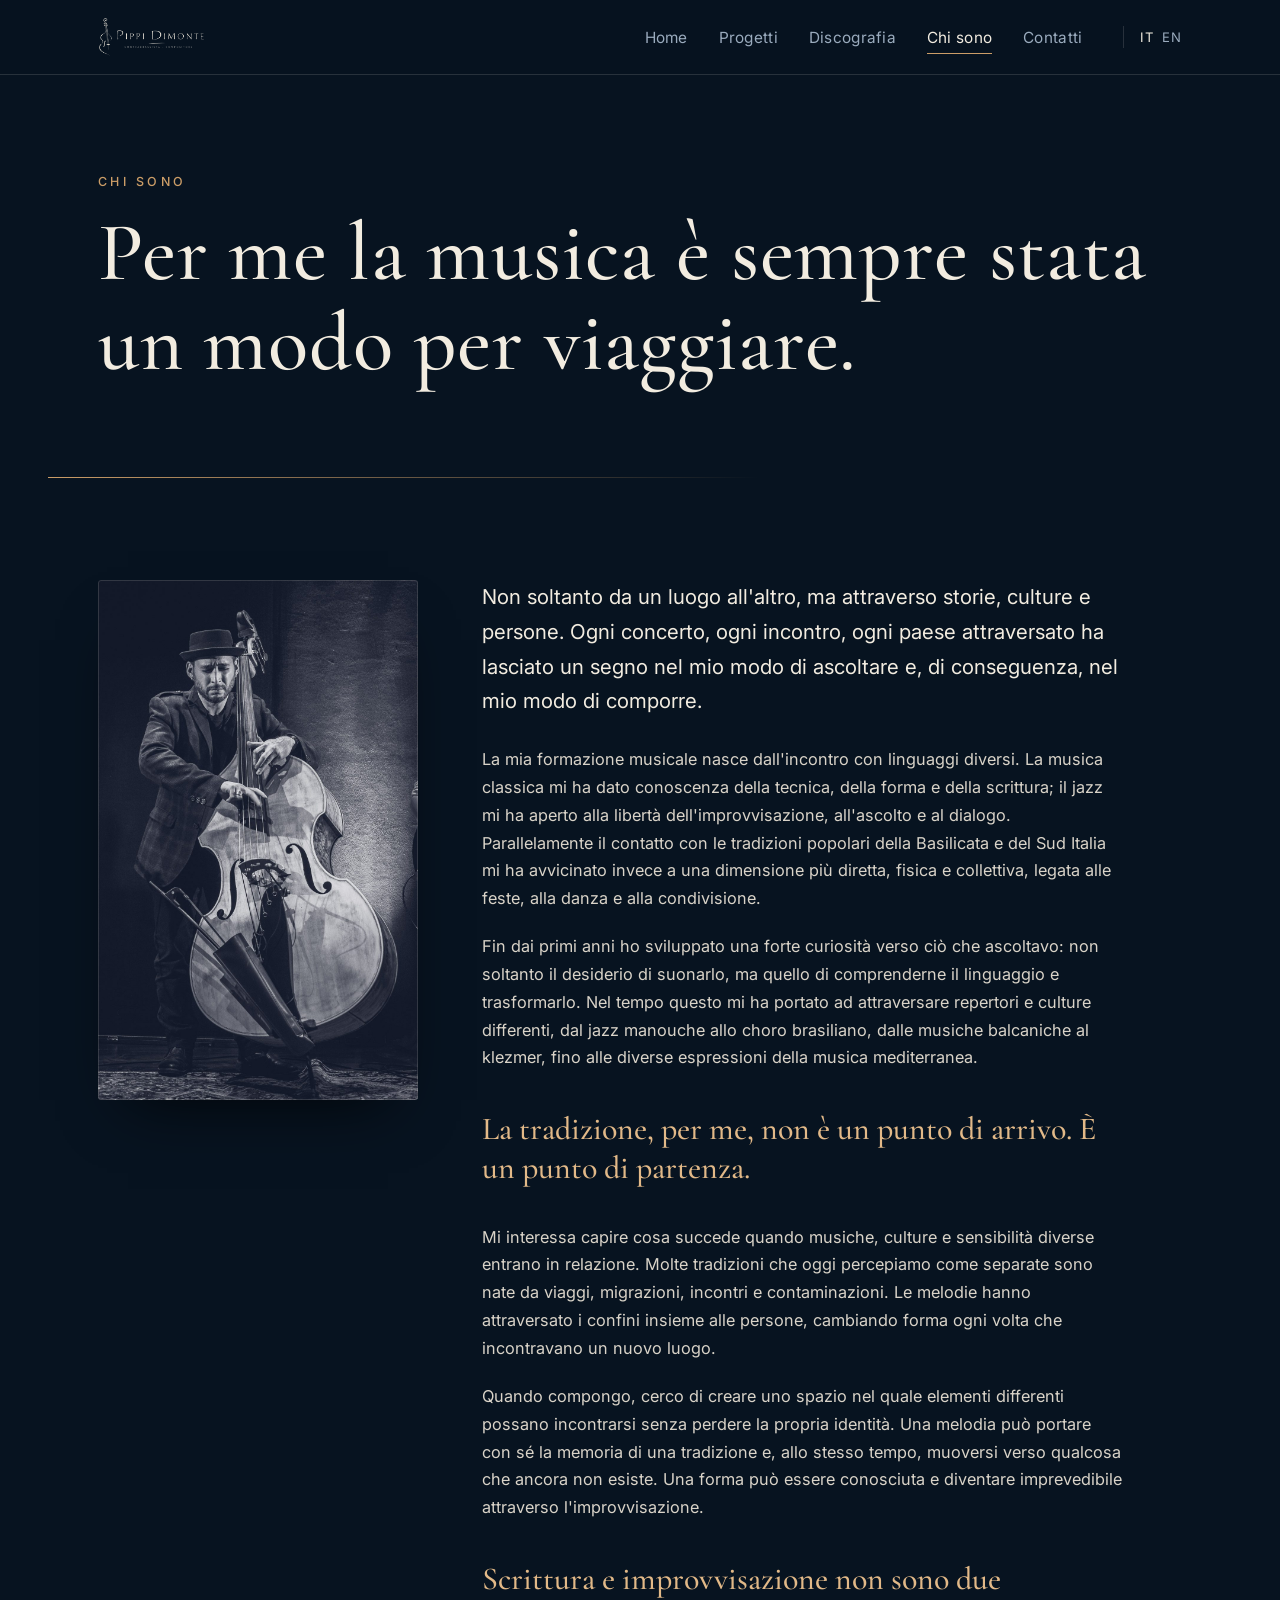
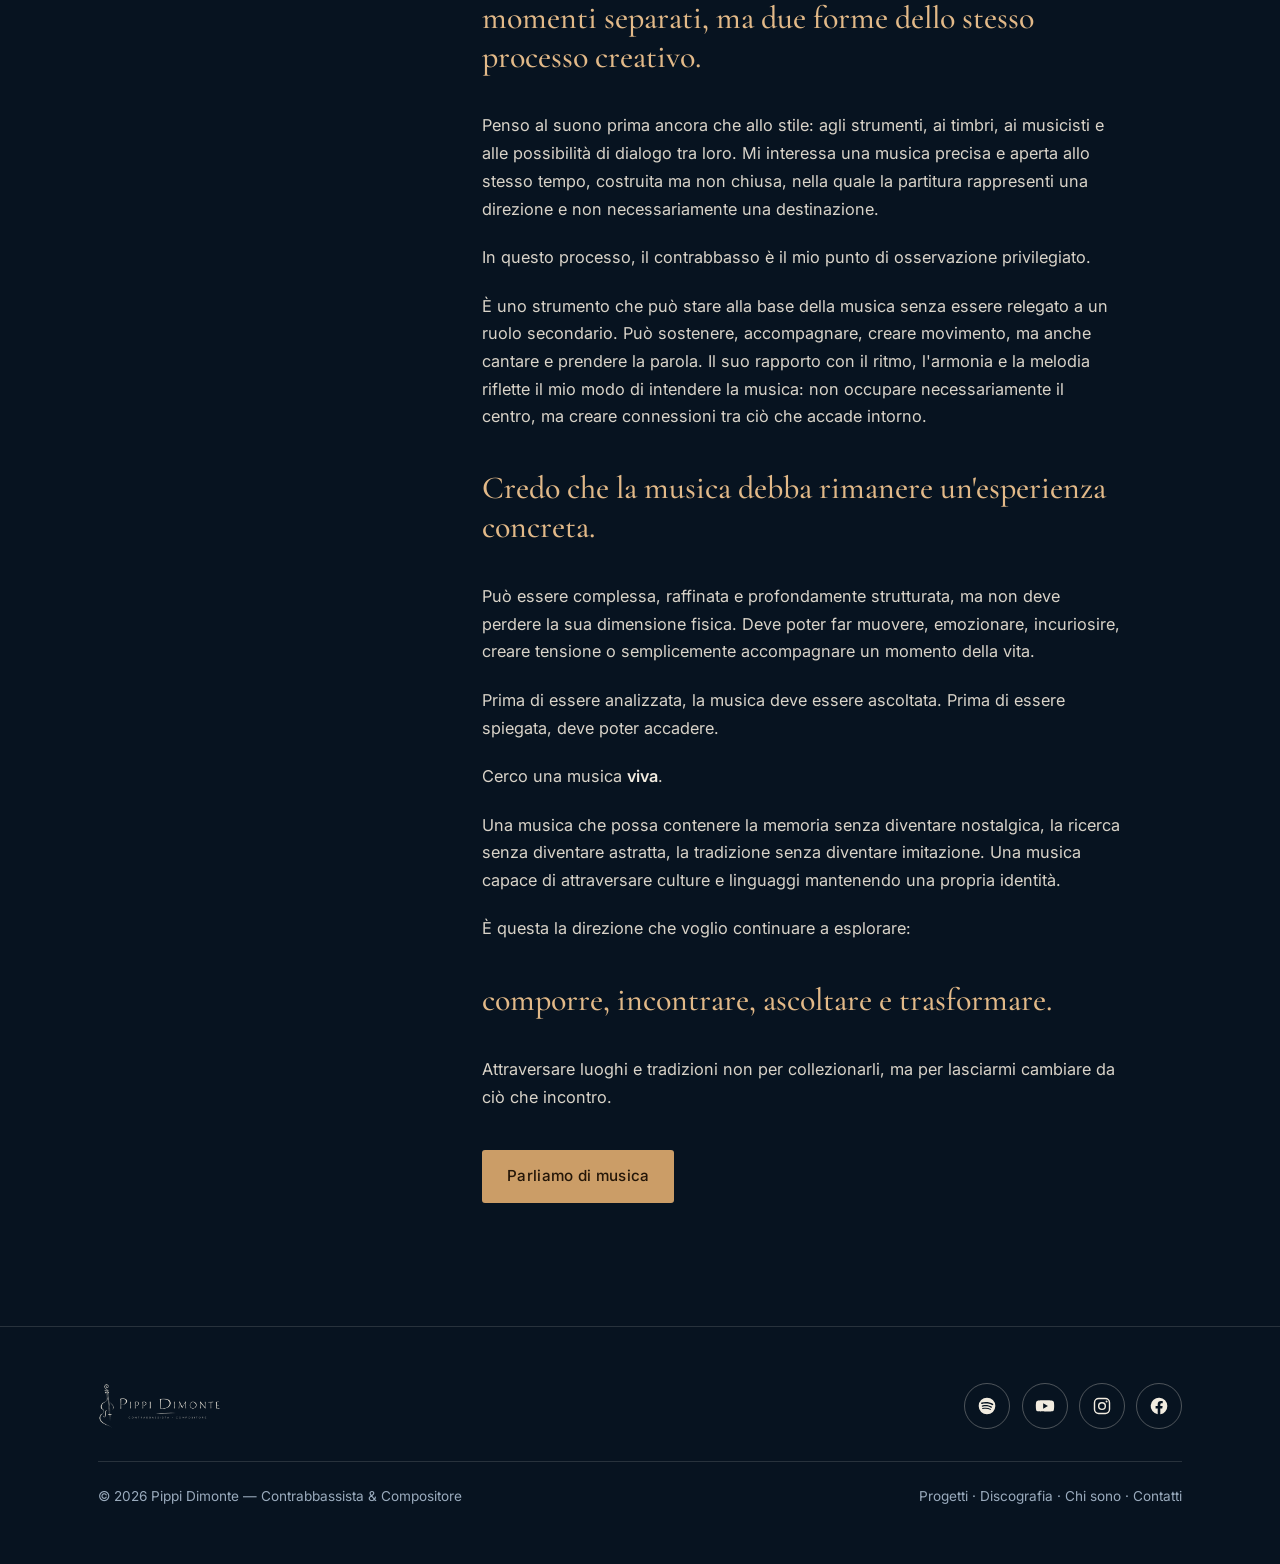
<file: biografia.html>
<!DOCTYPE html>
<html lang="it">
<head>
  <meta charset="UTF-8" />
  <meta name="viewport" content="width=device-width, initial-scale=1.0" />
  <title>Chi sono — Pippi Dimonte</title>
  <meta name="description" content="Chi è Pippi Dimonte: la musica come viaggio e incontro tra tradizione, jazz e improvvisazione, con il contrabbasso al centro." />
  <link rel="icon" href="assets/img/favicon.svg" type="image/svg+xml" />
  <link rel="preconnect" href="https://fonts.googleapis.com" />
  <link rel="preconnect" href="https://fonts.gstatic.com" crossorigin />
  <link href="https://fonts.googleapis.com/css2?family=Cormorant+Garamond:ital,wght@0,400;0,500;0,600;1,400;1,500&family=Inter:wght@400;500;600&display=swap" rel="stylesheet" />
  <link rel="stylesheet" href="css/style.css" />
  <link rel="alternate" hreflang="it" href="https://pippidimonte.it/biografia.html" />
  <link rel="alternate" hreflang="en" href="https://pippidimonte.it/en/biografia.html" />
  <link rel="alternate" hreflang="x-default" href="https://pippidimonte.it/biografia.html" />
</head>
<body>
  <header class="site-header">
    <div class="container nav">
      <a class="brand" href="index.html" aria-label="Pippi Dimonte — home"><img src="assets/img/logo-light.png" alt="Pippi Dimonte" /></a>
      <button class="nav-toggle" aria-label="Apri il menu" aria-expanded="false" aria-controls="menu">
        <svg viewBox="0 0 24 24" fill="none" stroke="currentColor" stroke-width="1.6"><path d="M3 6h18M3 12h18M3 18h18"/></svg>
      </button>
      <ul class="nav-links" id="menu">
        <li><a href="index.html">Home</a></li>
        <li><a href="progetti.html">Progetti</a></li>
        <li><a href="discografia.html">Discografia</a></li>
        <li><a href="biografia.html" aria-current="page">Chi sono</a></li>
        <li><a href="index.html#contatti">Contatti</a></li>
        <li class="lang-switch"><span class="lang-current">IT</span><a href="en/biografia.html" hreflang="en" lang="en">EN</a></li>
      </ul>
    </div>
  </header>

  <main>
    <section class="page-hero">
      <div class="container">
        <p class="eyebrow">Chi sono</p>
        <h1>Per me la musica è sempre stata un modo per viaggiare.</h1>
      </div>
    </section>

    <section class="section">
      <div class="container bio-grid">
        <div class="bio-portrait reveal">
          <div class="frame">
            <img src="assets/img/live-bw.jpg" alt="Pippi Dimonte con il contrabbasso, ritratto in bianco e nero" />
          </div>
        </div>

        <div class="bio-body essay reveal">
          <p class="lead">Non soltanto da un luogo all'altro, ma attraverso storie, culture e persone.
            Ogni concerto, ogni incontro, ogni paese attraversato ha lasciato un segno nel mio modo
            di ascoltare e, di conseguenza, nel mio modo di comporre.</p>

          <p>La mia formazione musicale nasce dall'incontro con linguaggi diversi. La musica classica
            mi ha dato conoscenza della tecnica, della forma e della scrittura; il jazz mi ha aperto
            alla libertà dell'improvvisazione, all'ascolto e al dialogo. Parallelamente il contatto con
            le tradizioni popolari della Basilicata e del Sud Italia mi ha avvicinato invece a una
            dimensione più diretta, fisica e collettiva, legata alle feste, alla danza e alla condivisione.</p>

          <p>Fin dai primi anni ho sviluppato una forte curiosità verso ciò che ascoltavo: non soltanto
            il desiderio di suonarlo, ma quello di comprenderne il linguaggio e trasformarlo. Nel tempo
            questo mi ha portato ad attraversare repertori e culture differenti, dal jazz manouche allo
            choro brasiliano, dalle musiche balcaniche al klezmer, fino alle diverse espressioni della
            musica mediterranea.</p>

          <p class="pull">La tradizione, per me, non è un punto di arrivo. È un punto di partenza.</p>

          <p>Mi interessa capire cosa succede quando musiche, culture e sensibilità diverse entrano in
            relazione. Molte tradizioni che oggi percepiamo come separate sono nate da viaggi, migrazioni,
            incontri e contaminazioni. Le melodie hanno attraversato i confini insieme alle persone,
            cambiando forma ogni volta che incontravano un nuovo luogo.</p>

          <p>Quando compongo, cerco di creare uno spazio nel quale elementi differenti possano incontrarsi
            senza perdere la propria identità. Una melodia può portare con sé la memoria di una tradizione
            e, allo stesso tempo, muoversi verso qualcosa che ancora non esiste. Una forma può essere
            conosciuta e diventare imprevedibile attraverso l'improvvisazione.</p>

          <p class="pull">Scrittura e improvvisazione non sono due momenti separati, ma due forme dello
            stesso processo creativo.</p>

          <p>Penso al suono prima ancora che allo stile: agli strumenti, ai timbri, ai musicisti e alle
            possibilità di dialogo tra loro. Mi interessa una musica precisa e aperta allo stesso tempo,
            costruita ma non chiusa, nella quale la partitura rappresenti una direzione e non
            necessariamente una destinazione.</p>

          <p>In questo processo, il contrabbasso è il mio punto di osservazione privilegiato.</p>

          <p>È uno strumento che può stare alla base della musica senza essere relegato a un ruolo
            secondario. Può sostenere, accompagnare, creare movimento, ma anche cantare e prendere la
            parola. Il suo rapporto con il ritmo, l'armonia e la melodia riflette il mio modo di intendere
            la musica: non occupare necessariamente il centro, ma creare connessioni tra ciò che accade
            intorno.</p>

          <p class="pull">Credo che la musica debba rimanere un'esperienza concreta.</p>

          <p>Può essere complessa, raffinata e profondamente strutturata, ma non deve perdere la sua
            dimensione fisica. Deve poter far muovere, emozionare, incuriosire, creare tensione o
            semplicemente accompagnare un momento della vita.</p>

          <p>Prima di essere analizzata, la musica deve essere ascoltata. Prima di essere spiegata, deve
            poter accadere.</p>

          <p>Cerco una musica <strong>viva</strong>.</p>

          <p>Una musica che possa contenere la memoria senza diventare nostalgica, la ricerca senza
            diventare astratta, la tradizione senza diventare imitazione. Una musica capace di attraversare
            culture e linguaggi mantenendo una propria identità.</p>

          <p>È questa la direzione che voglio continuare a esplorare:</p>

          <p class="pull">comporre, incontrare, ascoltare e trasformare.</p>

          <p>Attraversare luoghi e tradizioni non per collezionarli, ma per lasciarmi cambiare da ciò che
            incontro.</p>

          <p style="margin-top:2.4rem">
            <a class="btn btn-primary" href="index.html#contatti">Parliamo di musica</a>
          </p>
        </div>
      </div>
    </section>
  </main>

  <footer class="site-footer">
    <div class="container">
      <div class="footer-top">
        <a class="brand" href="index.html" aria-label="Pippi Dimonte — home"><img src="assets/img/logo-light.png" alt="Pippi Dimonte" /></a>
        <div class="socials">
          <a class="social-link" href="https://open.spotify.com/intl-it/artist/0hOpOMcigJ2I0YJjCa9msf" target="_blank" rel="noopener" aria-label="Spotify"><svg viewBox="0 0 24 24" fill="currentColor"><path d="M12 2a10 10 0 1 0 0 20 10 10 0 0 0 0-20zm4.59 14.42a.62.62 0 0 1-.86.21c-2.35-1.44-5.3-1.76-8.79-.96a.62.62 0 1 1-.28-1.21c3.8-.87 7.08-.5 9.72 1.11.3.18.39.57.21.85zm1.22-2.72a.78.78 0 0 1-1.07.26c-2.69-1.65-6.79-2.13-9.97-1.17a.78.78 0 1 1-.45-1.49c3.63-1.1 8.15-.56 11.24 1.33.37.23.49.71.25 1.07zm.11-2.84C14.8 8.86 9.3 8.66 6.2 9.6a.94.94 0 1 1-.54-1.8c3.56-1.08 9.63-.87 13.42 1.38a.94.94 0 0 1-.96 1.62z"/></svg></a>
          <a class="social-link" href="https://www.youtube.com/@PippiDimonte" target="_blank" rel="noopener" aria-label="YouTube"><svg viewBox="0 0 24 24" fill="currentColor"><path d="M23 12s0-3.2-.4-4.7a2.5 2.5 0 0 0-1.7-1.7C19.3 5.2 12 5.2 12 5.2s-7.3 0-8.9.4A2.5 2.5 0 0 0 1.4 7.3C1 8.8 1 12 1 12s0 3.2.4 4.7a2.5 2.5 0 0 0 1.7 1.7c1.6.4 8.9.4 8.9.4s7.3 0 8.9-.4a2.5 2.5 0 0 0 1.7-1.7C23 15.2 23 12 23 12zM9.8 15.3V8.7l5.7 3.3-5.7 3.3z"/></svg></a>
          <a class="social-link" href="https://www.instagram.com/pippi.dimonte/" target="_blank" rel="noopener" aria-label="Instagram"><svg viewBox="0 0 24 24" fill="none" stroke="currentColor" stroke-width="1.7"><rect x="3" y="3" width="18" height="18" rx="5"/><circle cx="12" cy="12" r="4"/><circle cx="17.5" cy="6.5" r="1.2" fill="currentColor" stroke="none"/></svg></a>
          <a class="social-link" href="https://www.facebook.com/pippidimonteofficial/" target="_blank" rel="noopener" aria-label="Facebook"><svg viewBox="0 0 24 24" fill="currentColor"><path d="M22 12a10 10 0 1 0-11.56 9.88v-6.99H7.9V12h2.54V9.8c0-2.5 1.5-3.89 3.78-3.89 1.1 0 2.24.2 2.24.2v2.46h-1.26c-1.24 0-1.63.77-1.63 1.56V12h2.78l-.44 2.89h-2.34v6.99A10 10 0 0 0 22 12z"/></svg></a>
        </div>
      </div>
      <div class="footer-bottom">
        <span>© <span data-year>2026</span> Pippi Dimonte — Contrabbassista &amp; Compositore</span>
        <nav aria-label="Navigazione footer">
          <a href="progetti.html">Progetti</a> · <a href="discografia.html">Discografia</a> ·
          <a href="biografia.html">Chi sono</a> · <a href="index.html#contatti">Contatti</a>
        </nav>
      </div>
    </div>
  </footer>

  <script src="js/main.js"></script>
</body>
</html>
</file>
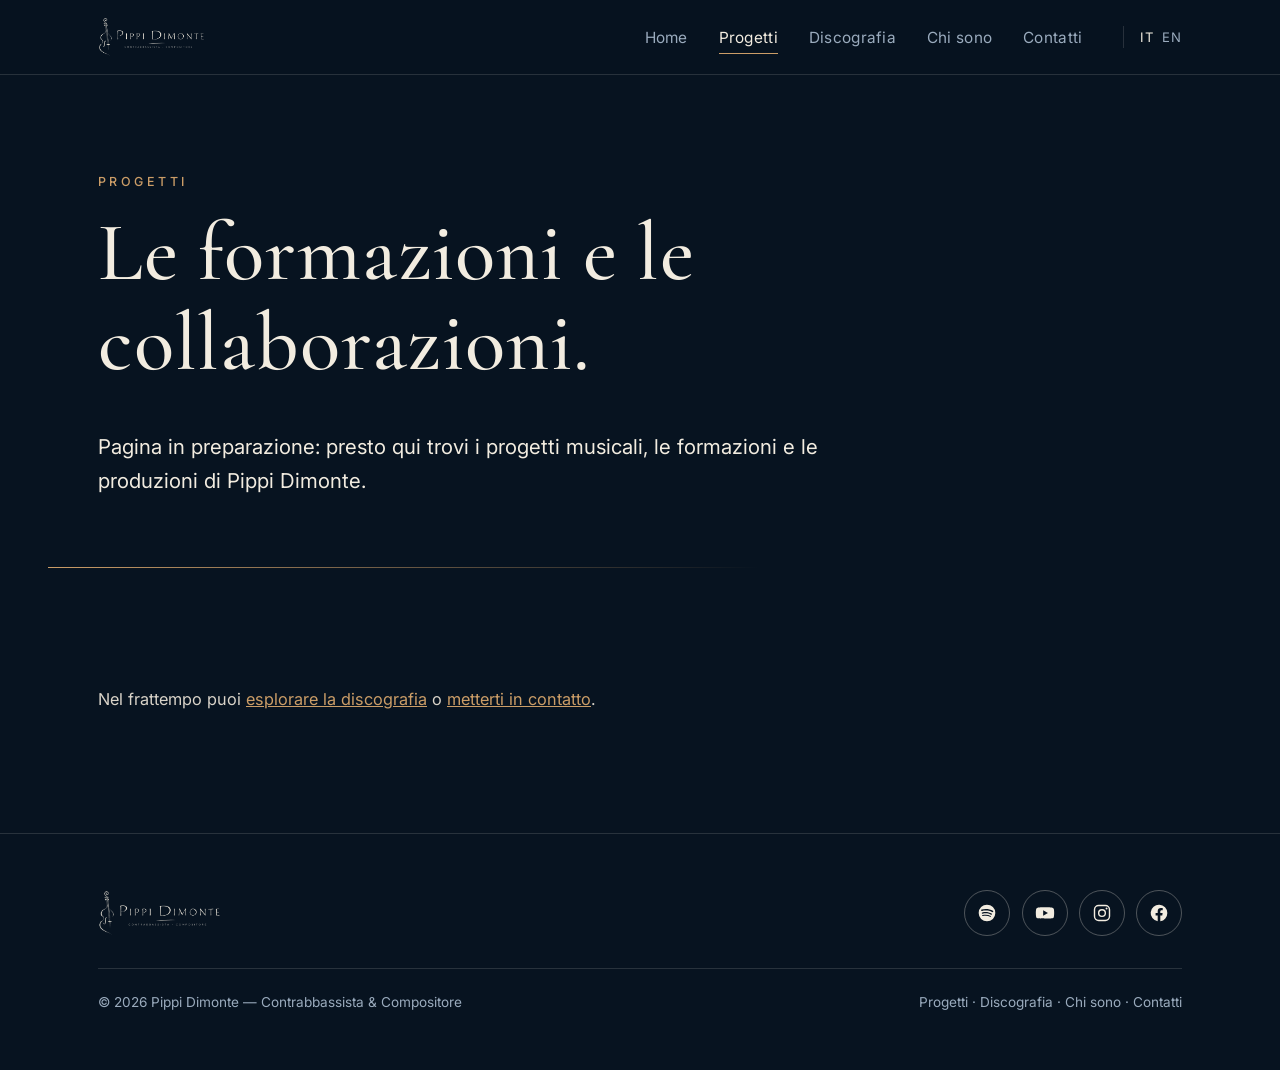
<file: progetti.html>
<!DOCTYPE html>
<html lang="it">
<head>
  <meta charset="UTF-8" />
  <meta name="viewport" content="width=device-width, initial-scale=1.0" />
  <title>Progetti — Pippi Dimonte</title>
  <meta name="description" content="I progetti musicali di Pippi Dimonte: formazioni, collaborazioni e produzioni." />
  <link rel="icon" href="assets/img/favicon.svg" type="image/svg+xml" />
  <link rel="preconnect" href="https://fonts.googleapis.com" />
  <link rel="preconnect" href="https://fonts.gstatic.com" crossorigin />
  <link href="https://fonts.googleapis.com/css2?family=Cormorant+Garamond:ital,wght@0,400;0,500;0,600;1,400;1,500&family=Inter:wght@400;500;600&display=swap" rel="stylesheet" />
  <link rel="stylesheet" href="css/style.css" />
  <link rel="alternate" hreflang="it" href="https://pippidimonte.it/progetti.html" />
  <link rel="alternate" hreflang="en" href="https://pippidimonte.it/en/progetti.html" />
  <link rel="alternate" hreflang="x-default" href="https://pippidimonte.it/progetti.html" />
</head>
<body>
  <header class="site-header">
    <div class="container nav">
      <a class="brand" href="index.html" aria-label="Pippi Dimonte — home"><img src="assets/img/logo-light.png" alt="Pippi Dimonte" /></a>
      <button class="nav-toggle" aria-label="Apri il menu" aria-expanded="false" aria-controls="menu">
        <svg viewBox="0 0 24 24" fill="none" stroke="currentColor" stroke-width="1.6"><path d="M3 6h18M3 12h18M3 18h18"/></svg>
      </button>
      <ul class="nav-links" id="menu">
        <li><a href="index.html">Home</a></li>
        <li><a href="progetti.html" aria-current="page">Progetti</a></li>
        <li><a href="discografia.html">Discografia</a></li>
        <li><a href="biografia.html">Chi sono</a></li>
        <li><a href="index.html#contatti">Contatti</a></li>
        <li class="lang-switch"><span class="lang-current">IT</span><a href="en/progetti.html" hreflang="en" lang="en">EN</a></li>
      </ul>
    </div>
  </header>

  <main>
    <section class="page-hero">
      <div class="container">
        <p class="eyebrow">Progetti</p>
        <h1>Le formazioni e le collaborazioni.</h1>
        <p class="lead measure">Pagina in preparazione: presto qui trovi i progetti musicali, le formazioni
          e le produzioni di Pippi Dimonte.</p>
      </div>
    </section>

    <section class="section">
      <div class="container">
        <p class="measure">Nel frattempo puoi <a href="discografia.html" style="color:var(--wood)">esplorare la discografia</a>
          o <a href="index.html#contatti" style="color:var(--wood)">metterti in contatto</a>.</p>
      </div>
    </section>
  </main>

  <footer class="site-footer">
    <div class="container">
      <div class="footer-top">
        <a class="brand" href="index.html" aria-label="Pippi Dimonte — home"><img src="assets/img/logo-light.png" alt="Pippi Dimonte" /></a>
        <div class="socials">
          <a class="social-link" href="https://open.spotify.com/intl-it/artist/0hOpOMcigJ2I0YJjCa9msf" target="_blank" rel="noopener" aria-label="Spotify"><svg viewBox="0 0 24 24" fill="currentColor"><path d="M12 2a10 10 0 1 0 0 20 10 10 0 0 0 0-20zm4.59 14.42a.62.62 0 0 1-.86.21c-2.35-1.44-5.3-1.76-8.79-.96a.62.62 0 1 1-.28-1.21c3.8-.87 7.08-.5 9.72 1.11.3.18.39.57.21.85zm1.22-2.72a.78.78 0 0 1-1.07.26c-2.69-1.65-6.79-2.13-9.97-1.17a.78.78 0 1 1-.45-1.49c3.63-1.1 8.15-.56 11.24 1.33.37.23.49.71.25 1.07zm.11-2.84C14.8 8.86 9.3 8.66 6.2 9.6a.94.94 0 1 1-.54-1.8c3.56-1.08 9.63-.87 13.42 1.38a.94.94 0 0 1-.96 1.62z"/></svg></a>
          <a class="social-link" href="https://www.youtube.com/@PippiDimonte" target="_blank" rel="noopener" aria-label="YouTube"><svg viewBox="0 0 24 24" fill="currentColor"><path d="M23 12s0-3.2-.4-4.7a2.5 2.5 0 0 0-1.7-1.7C19.3 5.2 12 5.2 12 5.2s-7.3 0-8.9.4A2.5 2.5 0 0 0 1.4 7.3C1 8.8 1 12 1 12s0 3.2.4 4.7a2.5 2.5 0 0 0 1.7 1.7c1.6.4 8.9.4 8.9.4s7.3 0 8.9-.4a2.5 2.5 0 0 0 1.7-1.7C23 15.2 23 12 23 12zM9.8 15.3V8.7l5.7 3.3-5.7 3.3z"/></svg></a>
          <a class="social-link" href="https://www.instagram.com/pippi.dimonte/" target="_blank" rel="noopener" aria-label="Instagram"><svg viewBox="0 0 24 24" fill="none" stroke="currentColor" stroke-width="1.7"><rect x="3" y="3" width="18" height="18" rx="5"/><circle cx="12" cy="12" r="4"/><circle cx="17.5" cy="6.5" r="1.2" fill="currentColor" stroke="none"/></svg></a>
          <a class="social-link" href="https://www.facebook.com/pippidimonteofficial/" target="_blank" rel="noopener" aria-label="Facebook"><svg viewBox="0 0 24 24" fill="currentColor"><path d="M22 12a10 10 0 1 0-11.56 9.88v-6.99H7.9V12h2.54V9.8c0-2.5 1.5-3.89 3.78-3.89 1.1 0 2.24.2 2.24.2v2.46h-1.26c-1.24 0-1.63.77-1.63 1.56V12h2.78l-.44 2.89h-2.34v6.99A10 10 0 0 0 22 12z"/></svg></a>
        </div>
      </div>
      <div class="footer-bottom">
        <span>© <span data-year>2026</span> Pippi Dimonte — Contrabbassista &amp; Compositore</span>
        <nav aria-label="Navigazione footer">
          <a href="progetti.html">Progetti</a> · <a href="discografia.html">Discografia</a> ·
          <a href="biografia.html">Chi sono</a> · <a href="index.html#contatti">Contatti</a>
        </nav>
      </div>
    </div>
  </footer>

  <script src="js/main.js"></script>
</body>
</html>
</file>
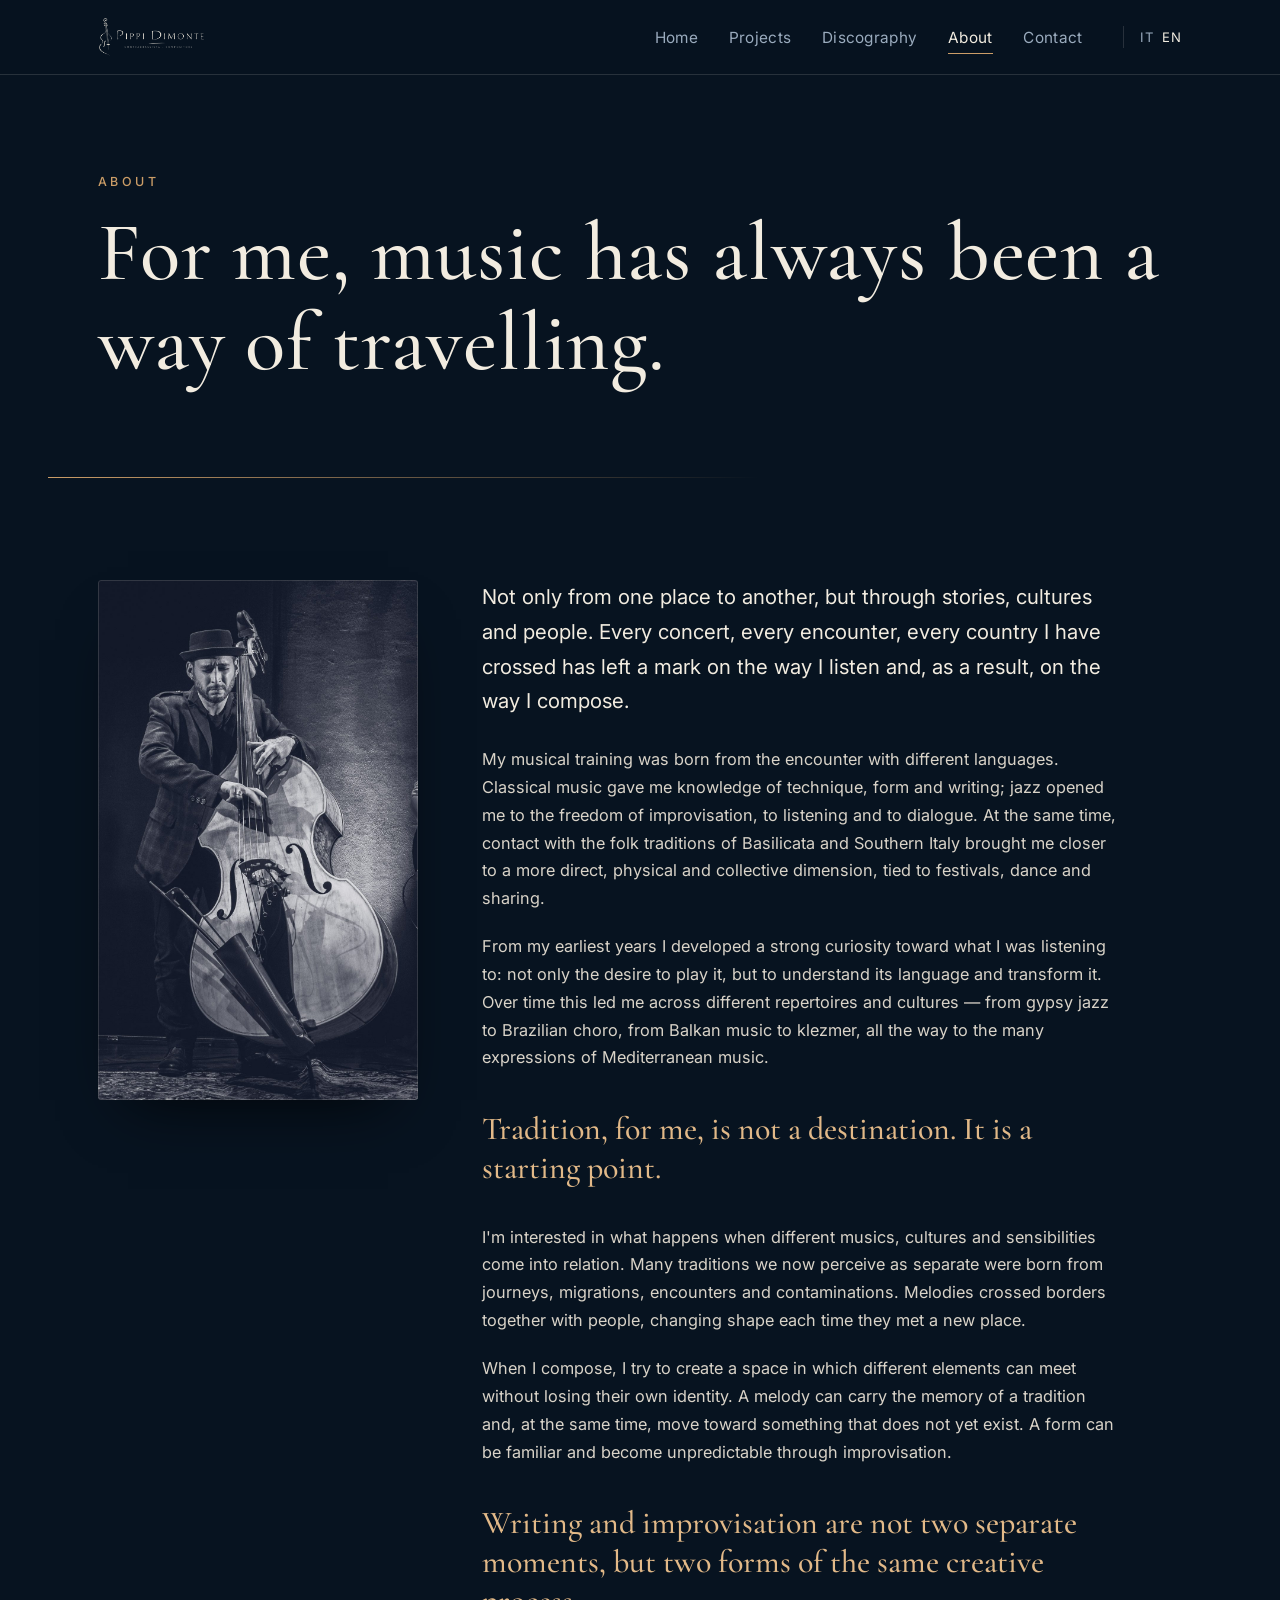
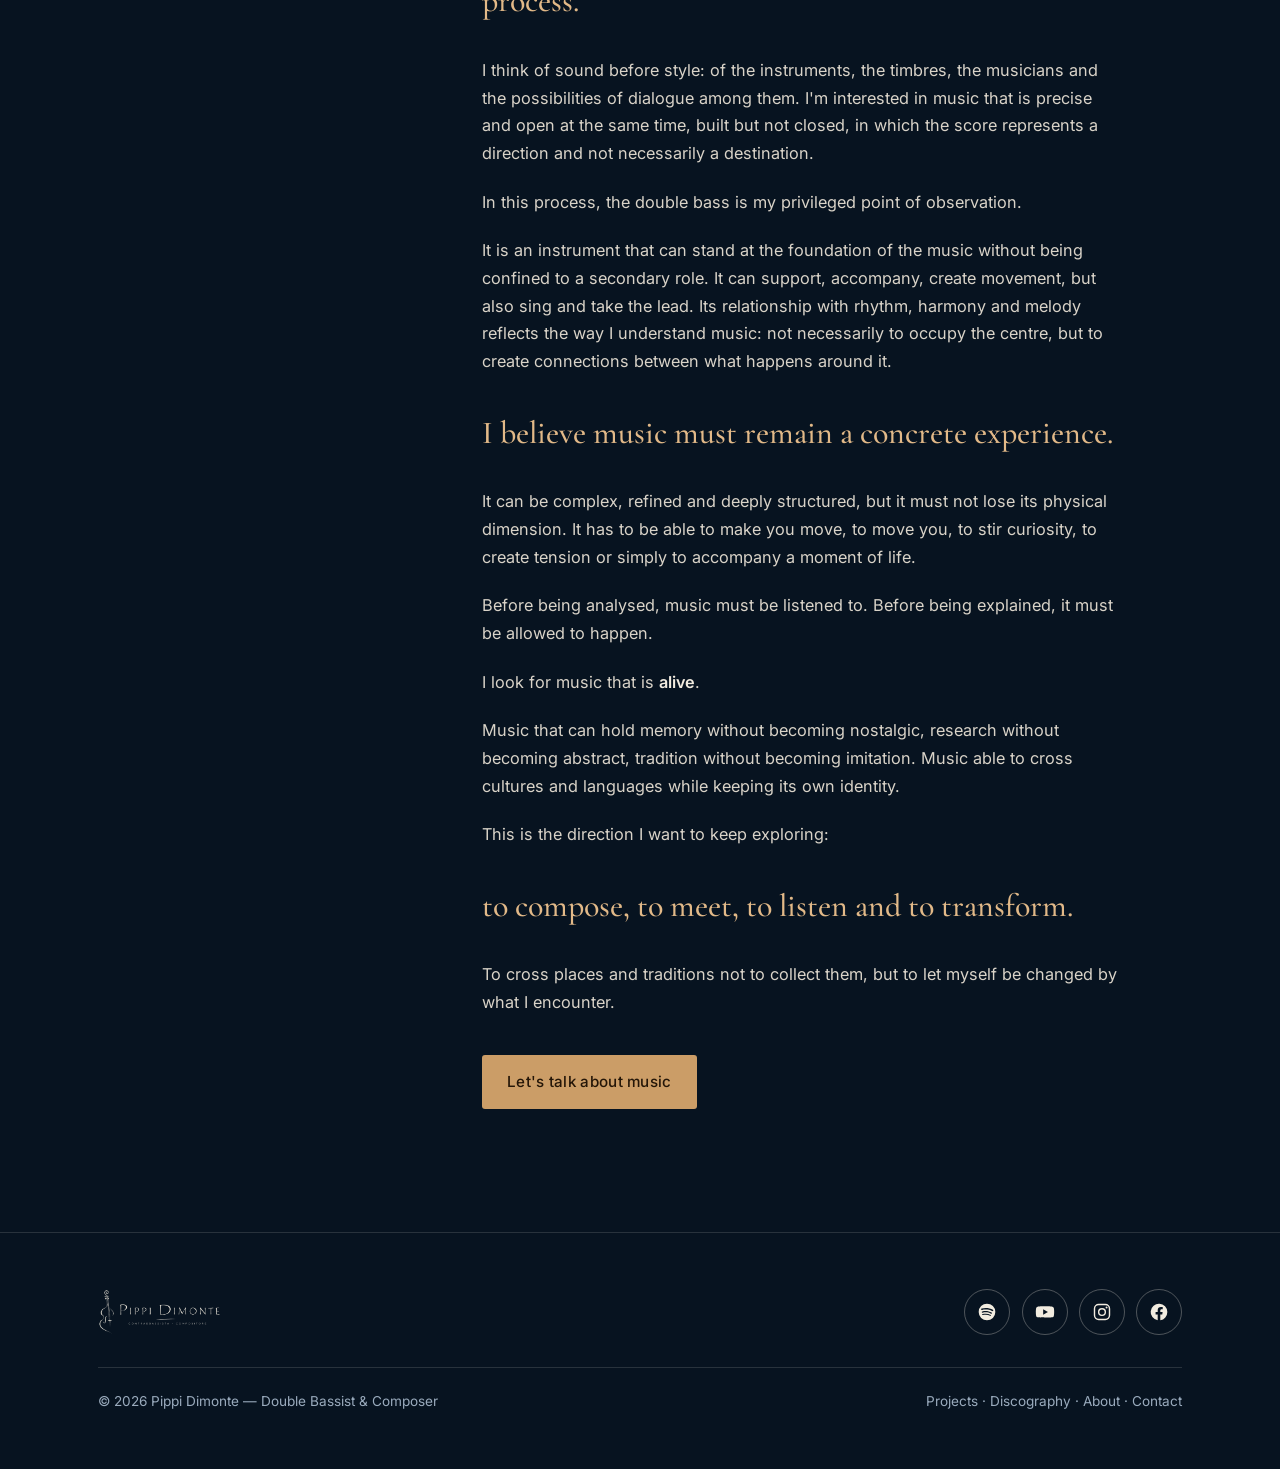
<file: en/biografia.html>
<!DOCTYPE html>
<html lang="en">
<head>
  <meta charset="UTF-8" />
  <meta name="viewport" content="width=device-width, initial-scale=1.0" />
  <title>About — Pippi Dimonte</title>
  <meta name="description" content="About Pippi Dimonte: music as travel and encounter between tradition, jazz and improvisation, with the double bass at the centre." />
  <link rel="icon" href="../assets/img/favicon.svg" type="image/svg+xml" />
  <link rel="preconnect" href="https://fonts.googleapis.com" />
  <link rel="preconnect" href="https://fonts.gstatic.com" crossorigin />
  <link href="https://fonts.googleapis.com/css2?family=Cormorant+Garamond:ital,wght@0,400;0,500;0,600;1,400;1,500&family=Inter:wght@400;500;600&display=swap" rel="stylesheet" />
  <link rel="stylesheet" href="../css/style.css" />
  <link rel="alternate" hreflang="it" href="https://pippidimonte.it/biografia.html" />
  <link rel="alternate" hreflang="en" href="https://pippidimonte.it/en/biografia.html" />
  <link rel="alternate" hreflang="x-default" href="https://pippidimonte.it/biografia.html" />
</head>
<body>
  <header class="site-header">
    <div class="container nav">
      <a class="brand" href="index.html" aria-label="Pippi Dimonte — home"><img src="../assets/img/logo-light.png" alt="Pippi Dimonte" /></a>
      <button class="nav-toggle" aria-label="Open menu" aria-expanded="false" aria-controls="menu">
        <svg viewBox="0 0 24 24" fill="none" stroke="currentColor" stroke-width="1.6"><path d="M3 6h18M3 12h18M3 18h18"/></svg>
      </button>
      <ul class="nav-links" id="menu">
        <li><a href="index.html">Home</a></li>
        <li><a href="progetti.html">Projects</a></li>
        <li><a href="discografia.html">Discography</a></li>
        <li><a href="biografia.html" aria-current="page">About</a></li>
        <li><a href="index.html#contatti">Contact</a></li>
        <li class="lang-switch"><a href="../biografia.html" hreflang="it" lang="it">IT</a><span class="lang-current">EN</span></li>
      </ul>
    </div>
  </header>

  <main>
    <section class="page-hero">
      <div class="container">
        <p class="eyebrow">About</p>
        <h1>For me, music has always been a way of travelling.</h1>
      </div>
    </section>

    <section class="section">
      <div class="container bio-grid">
        <div class="bio-portrait reveal">
          <div class="frame"><img src="../assets/img/live-bw.jpg" alt="Pippi Dimonte with his double bass, black-and-white portrait" /></div>
        </div>

        <div class="bio-body essay reveal">
          <p class="lead">Not only from one place to another, but through stories, cultures and people.
            Every concert, every encounter, every country I have crossed has left a mark on the way I
            listen and, as a result, on the way I compose.</p>

          <p>My musical training was born from the encounter with different languages. Classical music
            gave me knowledge of technique, form and writing; jazz opened me to the freedom of
            improvisation, to listening and to dialogue. At the same time, contact with the folk
            traditions of Basilicata and Southern Italy brought me closer to a more direct, physical and
            collective dimension, tied to festivals, dance and sharing.</p>

          <p>From my earliest years I developed a strong curiosity toward what I was listening to: not
            only the desire to play it, but to understand its language and transform it. Over time this
            led me across different repertoires and cultures — from gypsy jazz to Brazilian choro, from
            Balkan music to klezmer, all the way to the many expressions of Mediterranean music.</p>

          <p class="pull">Tradition, for me, is not a destination. It is a starting point.</p>

          <p>I'm interested in what happens when different musics, cultures and sensibilities come into
            relation. Many traditions we now perceive as separate were born from journeys, migrations,
            encounters and contaminations. Melodies crossed borders together with people, changing shape
            each time they met a new place.</p>

          <p>When I compose, I try to create a space in which different elements can meet without losing
            their own identity. A melody can carry the memory of a tradition and, at the same time, move
            toward something that does not yet exist. A form can be familiar and become unpredictable
            through improvisation.</p>

          <p class="pull">Writing and improvisation are not two separate moments, but two forms of the
            same creative process.</p>

          <p>I think of sound before style: of the instruments, the timbres, the musicians and the
            possibilities of dialogue among them. I'm interested in music that is precise and open at the
            same time, built but not closed, in which the score represents a direction and not
            necessarily a destination.</p>

          <p>In this process, the double bass is my privileged point of observation.</p>

          <p>It is an instrument that can stand at the foundation of the music without being confined to
            a secondary role. It can support, accompany, create movement, but also sing and take the
            lead. Its relationship with rhythm, harmony and melody reflects the way I understand music:
            not necessarily to occupy the centre, but to create connections between what happens around
            it.</p>

          <p class="pull">I believe music must remain a concrete experience.</p>

          <p>It can be complex, refined and deeply structured, but it must not lose its physical
            dimension. It has to be able to make you move, to move you, to stir curiosity, to create
            tension or simply to accompany a moment of life.</p>

          <p>Before being analysed, music must be listened to. Before being explained, it must be allowed
            to happen.</p>

          <p>I look for music that is <strong>alive</strong>.</p>

          <p>Music that can hold memory without becoming nostalgic, research without becoming abstract,
            tradition without becoming imitation. Music able to cross cultures and languages while keeping
            its own identity.</p>

          <p>This is the direction I want to keep exploring:</p>

          <p class="pull">to compose, to meet, to listen and to transform.</p>

          <p>To cross places and traditions not to collect them, but to let myself be changed by what I
            encounter.</p>

          <p style="margin-top:2.4rem"><a class="btn btn-primary" href="index.html#contatti">Let's talk about music</a></p>
        </div>
      </div>
    </section>
  </main>

  <footer class="site-footer">
    <div class="container">
      <div class="footer-top">
        <a class="brand" href="index.html" aria-label="Pippi Dimonte — home"><img src="../assets/img/logo-light.png" alt="Pippi Dimonte" /></a>
        <div class="socials">
          <a class="social-link" href="https://open.spotify.com/intl-it/artist/0hOpOMcigJ2I0YJjCa9msf" target="_blank" rel="noopener" aria-label="Spotify"><svg viewBox="0 0 24 24" fill="currentColor"><path d="M12 2a10 10 0 1 0 0 20 10 10 0 0 0 0-20zm4.59 14.42a.62.62 0 0 1-.86.21c-2.35-1.44-5.3-1.76-8.79-.96a.62.62 0 1 1-.28-1.21c3.8-.87 7.08-.5 9.72 1.11.3.18.39.57.21.85zm1.22-2.72a.78.78 0 0 1-1.07.26c-2.69-1.65-6.79-2.13-9.97-1.17a.78.78 0 1 1-.45-1.49c3.63-1.1 8.15-.56 11.24 1.33.37.23.49.71.25 1.07zm.11-2.84C14.8 8.86 9.3 8.66 6.2 9.6a.94.94 0 1 1-.54-1.8c3.56-1.08 9.63-.87 13.42 1.38a.94.94 0 0 1-.96 1.62z"/></svg></a>
          <a class="social-link" href="https://www.youtube.com/@PippiDimonte" target="_blank" rel="noopener" aria-label="YouTube"><svg viewBox="0 0 24 24" fill="currentColor"><path d="M23 12s0-3.2-.4-4.7a2.5 2.5 0 0 0-1.7-1.7C19.3 5.2 12 5.2 12 5.2s-7.3 0-8.9.4A2.5 2.5 0 0 0 1.4 7.3C1 8.8 1 12 1 12s0 3.2.4 4.7a2.5 2.5 0 0 0 1.7 1.7c1.6.4 8.9.4 8.9.4s7.3 0 8.9-.4a2.5 2.5 0 0 0 1.7-1.7C23 15.2 23 12 23 12zM9.8 15.3V8.7l5.7 3.3-5.7 3.3z"/></svg></a>
          <a class="social-link" href="https://www.instagram.com/pippi.dimonte/" target="_blank" rel="noopener" aria-label="Instagram"><svg viewBox="0 0 24 24" fill="none" stroke="currentColor" stroke-width="1.7"><rect x="3" y="3" width="18" height="18" rx="5"/><circle cx="12" cy="12" r="4"/><circle cx="17.5" cy="6.5" r="1.2" fill="currentColor" stroke="none"/></svg></a>
          <a class="social-link" href="https://www.facebook.com/pippidimonteofficial/" target="_blank" rel="noopener" aria-label="Facebook"><svg viewBox="0 0 24 24" fill="currentColor"><path d="M22 12a10 10 0 1 0-11.56 9.88v-6.99H7.9V12h2.54V9.8c0-2.5 1.5-3.89 3.78-3.89 1.1 0 2.24.2 2.24.2v2.46h-1.26c-1.24 0-1.63.77-1.63 1.56V12h2.78l-.44 2.89h-2.34v6.99A10 10 0 0 0 22 12z"/></svg></a>
        </div>
      </div>
      <div class="footer-bottom">
        <span>© <span data-year>2026</span> Pippi Dimonte — Double Bassist &amp; Composer</span>
        <nav aria-label="Footer navigation">
          <a href="progetti.html">Projects</a> · <a href="discografia.html">Discography</a> ·
          <a href="biografia.html">About</a> · <a href="index.html#contatti">Contact</a>
        </nav>
      </div>
    </div>
  </footer>
  <script src="../js/main.js"></script>
</body>
</html>
</file>
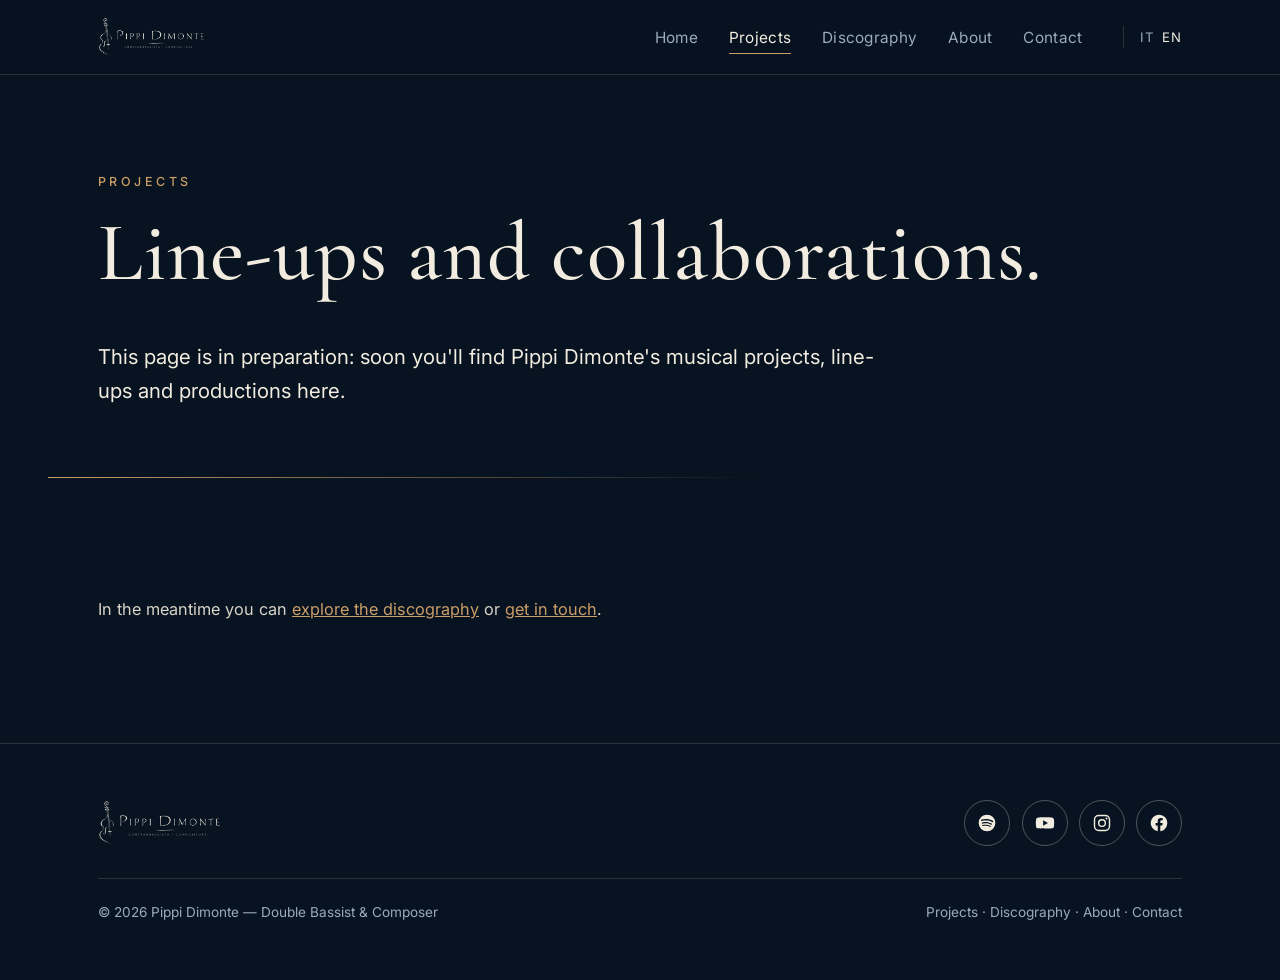
<file: en/progetti.html>
<!DOCTYPE html>
<html lang="en">
<head>
  <meta charset="UTF-8" />
  <meta name="viewport" content="width=device-width, initial-scale=1.0" />
  <title>Projects — Pippi Dimonte</title>
  <meta name="description" content="Pippi Dimonte's musical projects: line-ups, collaborations and productions." />
  <link rel="icon" href="../assets/img/favicon.svg" type="image/svg+xml" />
  <link rel="preconnect" href="https://fonts.googleapis.com" />
  <link rel="preconnect" href="https://fonts.gstatic.com" crossorigin />
  <link href="https://fonts.googleapis.com/css2?family=Cormorant+Garamond:ital,wght@0,400;0,500;0,600;1,400;1,500&family=Inter:wght@400;500;600&display=swap" rel="stylesheet" />
  <link rel="stylesheet" href="../css/style.css" />
  <link rel="alternate" hreflang="it" href="https://pippidimonte.it/progetti.html" />
  <link rel="alternate" hreflang="en" href="https://pippidimonte.it/en/progetti.html" />
  <link rel="alternate" hreflang="x-default" href="https://pippidimonte.it/progetti.html" />
</head>
<body>
  <header class="site-header">
    <div class="container nav">
      <a class="brand" href="index.html" aria-label="Pippi Dimonte — home"><img src="../assets/img/logo-light.png" alt="Pippi Dimonte" /></a>
      <button class="nav-toggle" aria-label="Open menu" aria-expanded="false" aria-controls="menu">
        <svg viewBox="0 0 24 24" fill="none" stroke="currentColor" stroke-width="1.6"><path d="M3 6h18M3 12h18M3 18h18"/></svg>
      </button>
      <ul class="nav-links" id="menu">
        <li><a href="index.html">Home</a></li>
        <li><a href="progetti.html" aria-current="page">Projects</a></li>
        <li><a href="discografia.html">Discography</a></li>
        <li><a href="biografia.html">About</a></li>
        <li><a href="index.html#contatti">Contact</a></li>
        <li class="lang-switch"><a href="../progetti.html" hreflang="it" lang="it">IT</a><span class="lang-current">EN</span></li>
      </ul>
    </div>
  </header>

  <main>
    <section class="page-hero">
      <div class="container">
        <p class="eyebrow">Projects</p>
        <h1>Line-ups and collaborations.</h1>
        <p class="lead measure">This page is in preparation: soon you'll find Pippi Dimonte's musical
          projects, line-ups and productions here.</p>
      </div>
    </section>
    <section class="section">
      <div class="container">
        <p class="measure">In the meantime you can <a href="discografia.html" style="color:var(--wood)">explore the discography</a>
          or <a href="index.html#contatti" style="color:var(--wood)">get in touch</a>.</p>
      </div>
    </section>
  </main>

  <footer class="site-footer">
    <div class="container">
      <div class="footer-top">
        <a class="brand" href="index.html" aria-label="Pippi Dimonte — home"><img src="../assets/img/logo-light.png" alt="Pippi Dimonte" /></a>
        <div class="socials">
          <a class="social-link" href="https://open.spotify.com/intl-it/artist/0hOpOMcigJ2I0YJjCa9msf" target="_blank" rel="noopener" aria-label="Spotify"><svg viewBox="0 0 24 24" fill="currentColor"><path d="M12 2a10 10 0 1 0 0 20 10 10 0 0 0 0-20zm4.59 14.42a.62.62 0 0 1-.86.21c-2.35-1.44-5.3-1.76-8.79-.96a.62.62 0 1 1-.28-1.21c3.8-.87 7.08-.5 9.72 1.11.3.18.39.57.21.85zm1.22-2.72a.78.78 0 0 1-1.07.26c-2.69-1.65-6.79-2.13-9.97-1.17a.78.78 0 1 1-.45-1.49c3.63-1.1 8.15-.56 11.24 1.33.37.23.49.71.25 1.07zm.11-2.84C14.8 8.86 9.3 8.66 6.2 9.6a.94.94 0 1 1-.54-1.8c3.56-1.08 9.63-.87 13.42 1.38a.94.94 0 0 1-.96 1.62z"/></svg></a>
          <a class="social-link" href="https://www.youtube.com/@PippiDimonte" target="_blank" rel="noopener" aria-label="YouTube"><svg viewBox="0 0 24 24" fill="currentColor"><path d="M23 12s0-3.2-.4-4.7a2.5 2.5 0 0 0-1.7-1.7C19.3 5.2 12 5.2 12 5.2s-7.3 0-8.9.4A2.5 2.5 0 0 0 1.4 7.3C1 8.8 1 12 1 12s0 3.2.4 4.7a2.5 2.5 0 0 0 1.7 1.7c1.6.4 8.9.4 8.9.4s7.3 0 8.9-.4a2.5 2.5 0 0 0 1.7-1.7C23 15.2 23 12 23 12zM9.8 15.3V8.7l5.7 3.3-5.7 3.3z"/></svg></a>
          <a class="social-link" href="https://www.instagram.com/pippi.dimonte/" target="_blank" rel="noopener" aria-label="Instagram"><svg viewBox="0 0 24 24" fill="none" stroke="currentColor" stroke-width="1.7"><rect x="3" y="3" width="18" height="18" rx="5"/><circle cx="12" cy="12" r="4"/><circle cx="17.5" cy="6.5" r="1.2" fill="currentColor" stroke="none"/></svg></a>
          <a class="social-link" href="https://www.facebook.com/pippidimonteofficial/" target="_blank" rel="noopener" aria-label="Facebook"><svg viewBox="0 0 24 24" fill="currentColor"><path d="M22 12a10 10 0 1 0-11.56 9.88v-6.99H7.9V12h2.54V9.8c0-2.5 1.5-3.89 3.78-3.89 1.1 0 2.24.2 2.24.2v2.46h-1.26c-1.24 0-1.63.77-1.63 1.56V12h2.78l-.44 2.89h-2.34v6.99A10 10 0 0 0 22 12z"/></svg></a>
        </div>
      </div>
      <div class="footer-bottom">
        <span>© <span data-year>2026</span> Pippi Dimonte — Double Bassist &amp; Composer</span>
        <nav aria-label="Footer navigation">
          <a href="progetti.html">Projects</a> · <a href="discografia.html">Discography</a> ·
          <a href="biografia.html">About</a> · <a href="index.html#contatti">Contact</a>
        </nav>
      </div>
    </div>
  </footer>
  <script src="../js/main.js"></script>
</body>
</html>
</file>
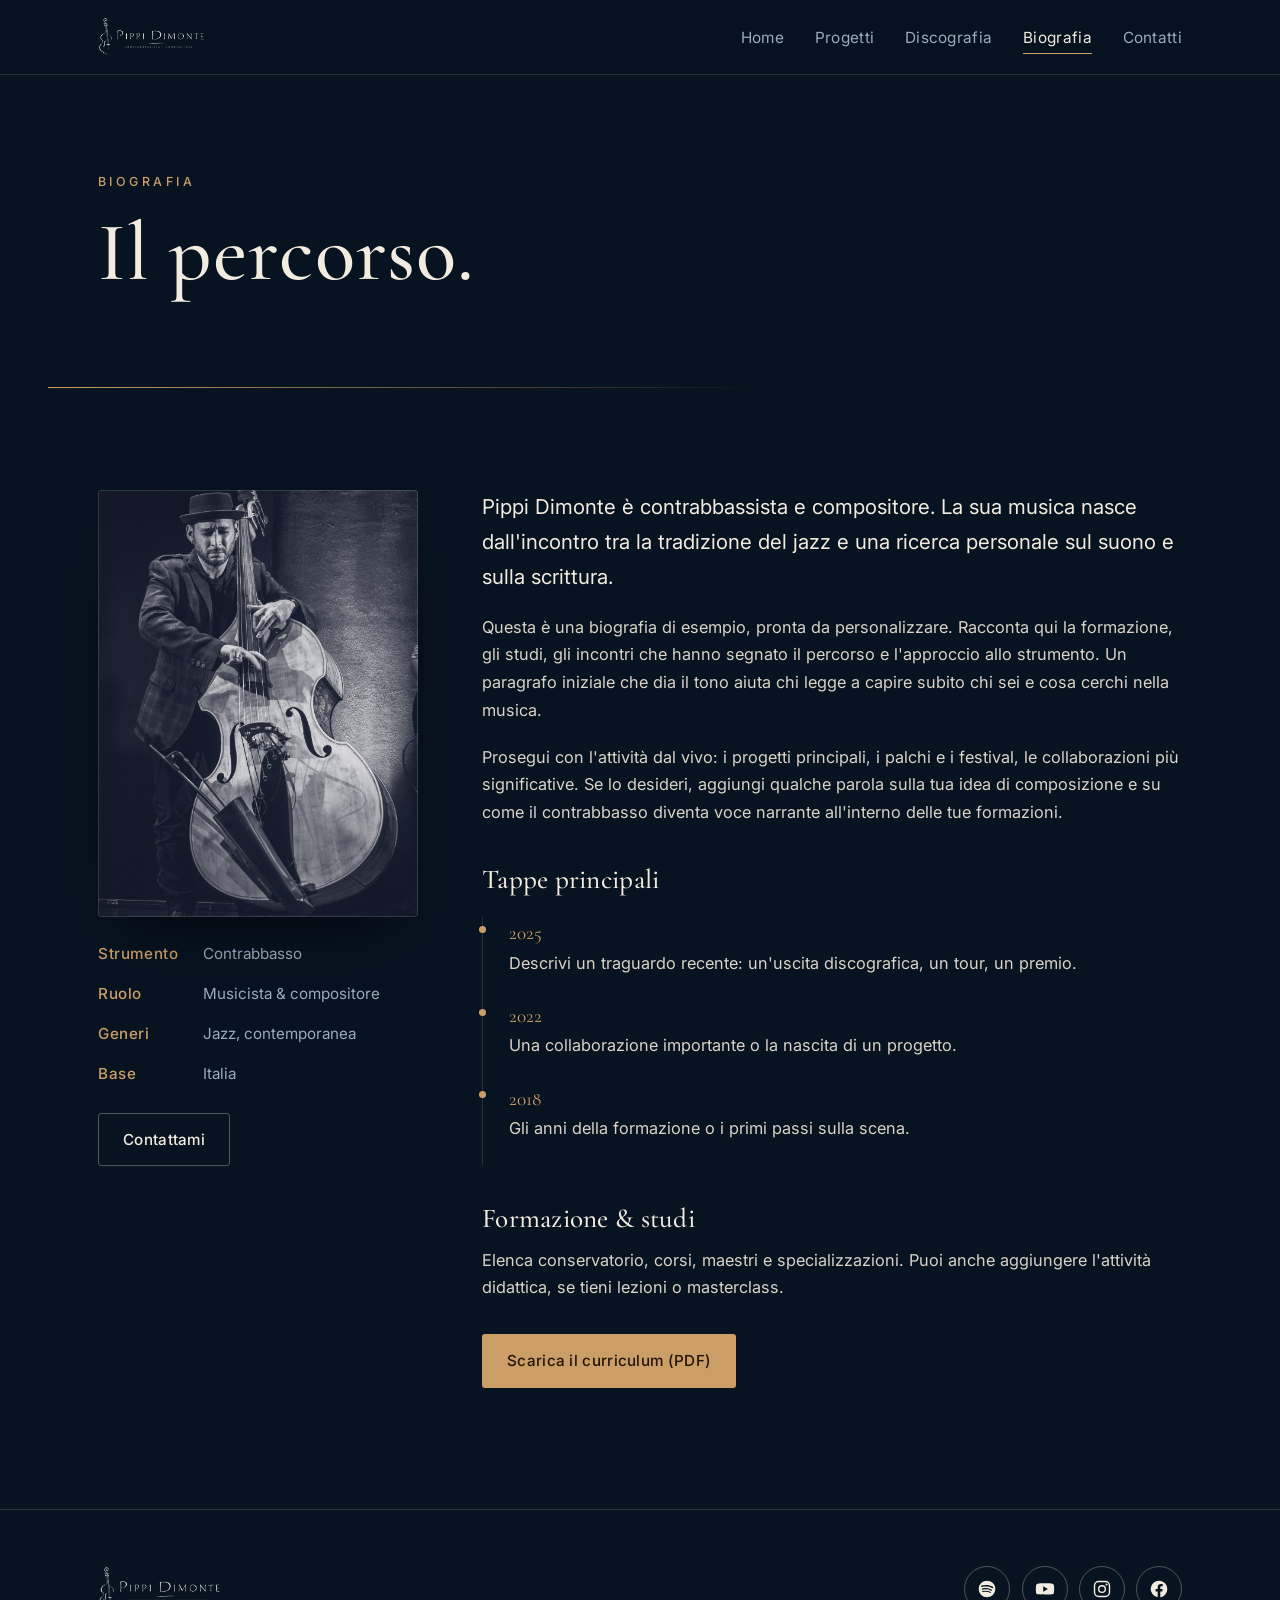
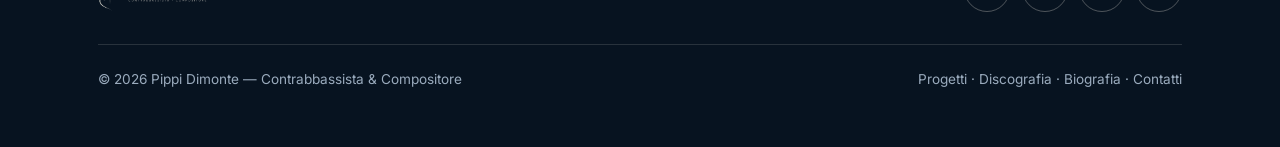
<file: pippidimonte/biografia.html>
<!DOCTYPE html>
<html lang="it">
<head>
  <meta charset="UTF-8" />
  <meta name="viewport" content="width=device-width, initial-scale=1.0" />
  <title>Biografia — Pippi Dimonte</title>
  <meta name="description" content="Biografia e percorso artistico di Pippi Dimonte, contrabbassista e compositore." />
  <link rel="icon" href="assets/img/favicon.svg" type="image/svg+xml" />
  <link rel="preconnect" href="https://fonts.googleapis.com" />
  <link rel="preconnect" href="https://fonts.gstatic.com" crossorigin />
  <link href="https://fonts.googleapis.com/css2?family=Cormorant+Garamond:ital,wght@0,400;0,500;0,600;1,400;1,500&family=Inter:wght@400;500;600&display=swap" rel="stylesheet" />
  <link rel="stylesheet" href="css/style.css" />
</head>
<body>
  <header class="site-header">
    <div class="container nav">
      <a class="brand" href="index.html" aria-label="Pippi Dimonte — home"><img src="assets/img/logo-light.png" alt="Pippi Dimonte" /></a>
      <button class="nav-toggle" aria-label="Apri il menu" aria-expanded="false" aria-controls="menu">
        <svg viewBox="0 0 24 24" fill="none" stroke="currentColor" stroke-width="1.6"><path d="M3 6h18M3 12h18M3 18h18"/></svg>
      </button>
      <ul class="nav-links" id="menu">
        <li><a href="index.html">Home</a></li>
        <li><a href="progetti.html">Progetti</a></li>
        <li><a href="discografia.html">Discografia</a></li>
        <li><a href="biografia.html" aria-current="page">Biografia</a></li>
        <li><a href="index.html#contatti">Contatti</a></li>
      </ul>
    </div>
  </header>

  <main>
    <section class="page-hero">
      <div class="container">
        <p class="eyebrow">Biografia</p>
        <h1>Il percorso.</h1>
      </div>
    </section>

    <section class="section">
      <div class="container bio-grid">
        <div class="bio-portrait reveal">
          <div class="frame frame--tall">
            <img src="assets/img/live-bw.jpg" alt="Ritratto di Pippi Dimonte" />
          </div>
          <ul class="facts">
            <li><b>Strumento</b> Contrabbasso</li>
            <li><b>Ruolo</b> Musicista &amp; compositore</li>
            <li><b>Generi</b> Jazz, contemporanea</li>
            <li><b>Base</b> Italia</li>
          </ul>
          <p style="margin-top:1.6rem">
            <a class="btn btn-ghost" href="index.html#contatti">Contattami</a>
          </p>
        </div>

        <div class="bio-body reveal">
          <p class="lead">Pippi Dimonte è contrabbassista e compositore. La sua musica nasce dall'incontro
            tra la tradizione del jazz e una ricerca personale sul suono e sulla scrittura.</p>

          <p>Questa è una biografia di esempio, pronta da personalizzare. Racconta qui la formazione,
            gli studi, gli incontri che hanno segnato il percorso e l'approccio allo strumento. Un paragrafo
            iniziale che dia il tono aiuta chi legge a capire subito chi sei e cosa cerchi nella musica.</p>

          <p>Prosegui con l'attività dal vivo: i progetti principali, i palchi e i festival, le collaborazioni
            più significative. Se lo desideri, aggiungi qualche parola sulla tua idea di composizione e su
            come il contrabbasso diventa voce narrante all'interno delle tue formazioni.</p>

          <h3>Tappe principali</h3>
          <ul class="timeline">
            <li>
              <div class="t-year">2025</div>
              <div class="t-text">Descrivi un traguardo recente: un'uscita discografica, un tour, un premio.</div>
            </li>
            <li>
              <div class="t-year">2022</div>
              <div class="t-text">Una collaborazione importante o la nascita di un progetto.</div>
            </li>
            <li>
              <div class="t-year">2018</div>
              <div class="t-text">Gli anni della formazione o i primi passi sulla scena.</div>
            </li>
          </ul>

          <h3>Formazione &amp; studi</h3>
          <p>Elenca conservatorio, corsi, maestri e specializzazioni. Puoi anche aggiungere l'attività
            didattica, se tieni lezioni o masterclass.</p>

          <p style="margin-top:2rem">
            <!-- Se prepari un CV in PDF, mettilo in assets/ e collega qui il file. -->
            <a class="btn btn-primary" href="#" onclick="return false;">Scarica il curriculum (PDF)</a>
          </p>
        </div>
      </div>
    </section>
  </main>

  <footer class="site-footer">
    <div class="container">
      <div class="footer-top">
        <a class="brand" href="index.html" aria-label="Pippi Dimonte — home"><img src="assets/img/logo-light.png" alt="Pippi Dimonte" /></a>
        <div class="socials">
          <a class="social-link" href="https://open.spotify.com/" target="_blank" rel="noopener" aria-label="Spotify"><svg viewBox="0 0 24 24" fill="currentColor"><path d="M12 2a10 10 0 1 0 0 20 10 10 0 0 0 0-20zm4.59 14.42a.62.62 0 0 1-.86.21c-2.35-1.44-5.3-1.76-8.79-.96a.62.62 0 1 1-.28-1.21c3.8-.87 7.08-.5 9.72 1.11.3.18.39.57.21.85zm1.22-2.72a.78.78 0 0 1-1.07.26c-2.69-1.65-6.79-2.13-9.97-1.17a.78.78 0 1 1-.45-1.49c3.63-1.1 8.15-.56 11.24 1.33.37.23.49.71.25 1.07zm.11-2.84C14.8 8.86 9.3 8.66 6.2 9.6a.94.94 0 1 1-.54-1.8c3.56-1.08 9.63-.87 13.42 1.38a.94.94 0 0 1-.96 1.62z"/></svg></a>
          <a class="social-link" href="https://www.youtube.com/" target="_blank" rel="noopener" aria-label="YouTube"><svg viewBox="0 0 24 24" fill="currentColor"><path d="M23 12s0-3.2-.4-4.7a2.5 2.5 0 0 0-1.7-1.7C19.3 5.2 12 5.2 12 5.2s-7.3 0-8.9.4A2.5 2.5 0 0 0 1.4 7.3C1 8.8 1 12 1 12s0 3.2.4 4.7a2.5 2.5 0 0 0 1.7 1.7c1.6.4 8.9.4 8.9.4s7.3 0 8.9-.4a2.5 2.5 0 0 0 1.7-1.7C23 15.2 23 12 23 12zM9.8 15.3V8.7l5.7 3.3-5.7 3.3z"/></svg></a>
          <a class="social-link" href="https://www.instagram.com/" target="_blank" rel="noopener" aria-label="Instagram"><svg viewBox="0 0 24 24" fill="none" stroke="currentColor" stroke-width="1.7"><rect x="3" y="3" width="18" height="18" rx="5"/><circle cx="12" cy="12" r="4"/><circle cx="17.5" cy="6.5" r="1.2" fill="currentColor" stroke="none"/></svg></a>
          <a class="social-link" href="https://www.facebook.com/" target="_blank" rel="noopener" aria-label="Facebook"><svg viewBox="0 0 24 24" fill="currentColor"><path d="M22 12a10 10 0 1 0-11.56 9.88v-6.99H7.9V12h2.54V9.8c0-2.5 1.5-3.89 3.78-3.89 1.1 0 2.24.2 2.24.2v2.46h-1.26c-1.24 0-1.63.77-1.63 1.56V12h2.78l-.44 2.89h-2.34v6.99A10 10 0 0 0 22 12z"/></svg></a>
        </div>
      </div>
      <div class="footer-bottom">
        <span>© <span data-year>2026</span> Pippi Dimonte — Contrabbassista &amp; Compositore</span>
        <nav aria-label="Navigazione footer">
          <a href="progetti.html">Progetti</a> · <a href="discografia.html">Discografia</a> ·
          <a href="biografia.html">Biografia</a> · <a href="index.html#contatti">Contatti</a>
        </nav>
      </div>
    </div>
  </footer>

  <script src="js/main.js"></script>
</body>
</html>
</file>
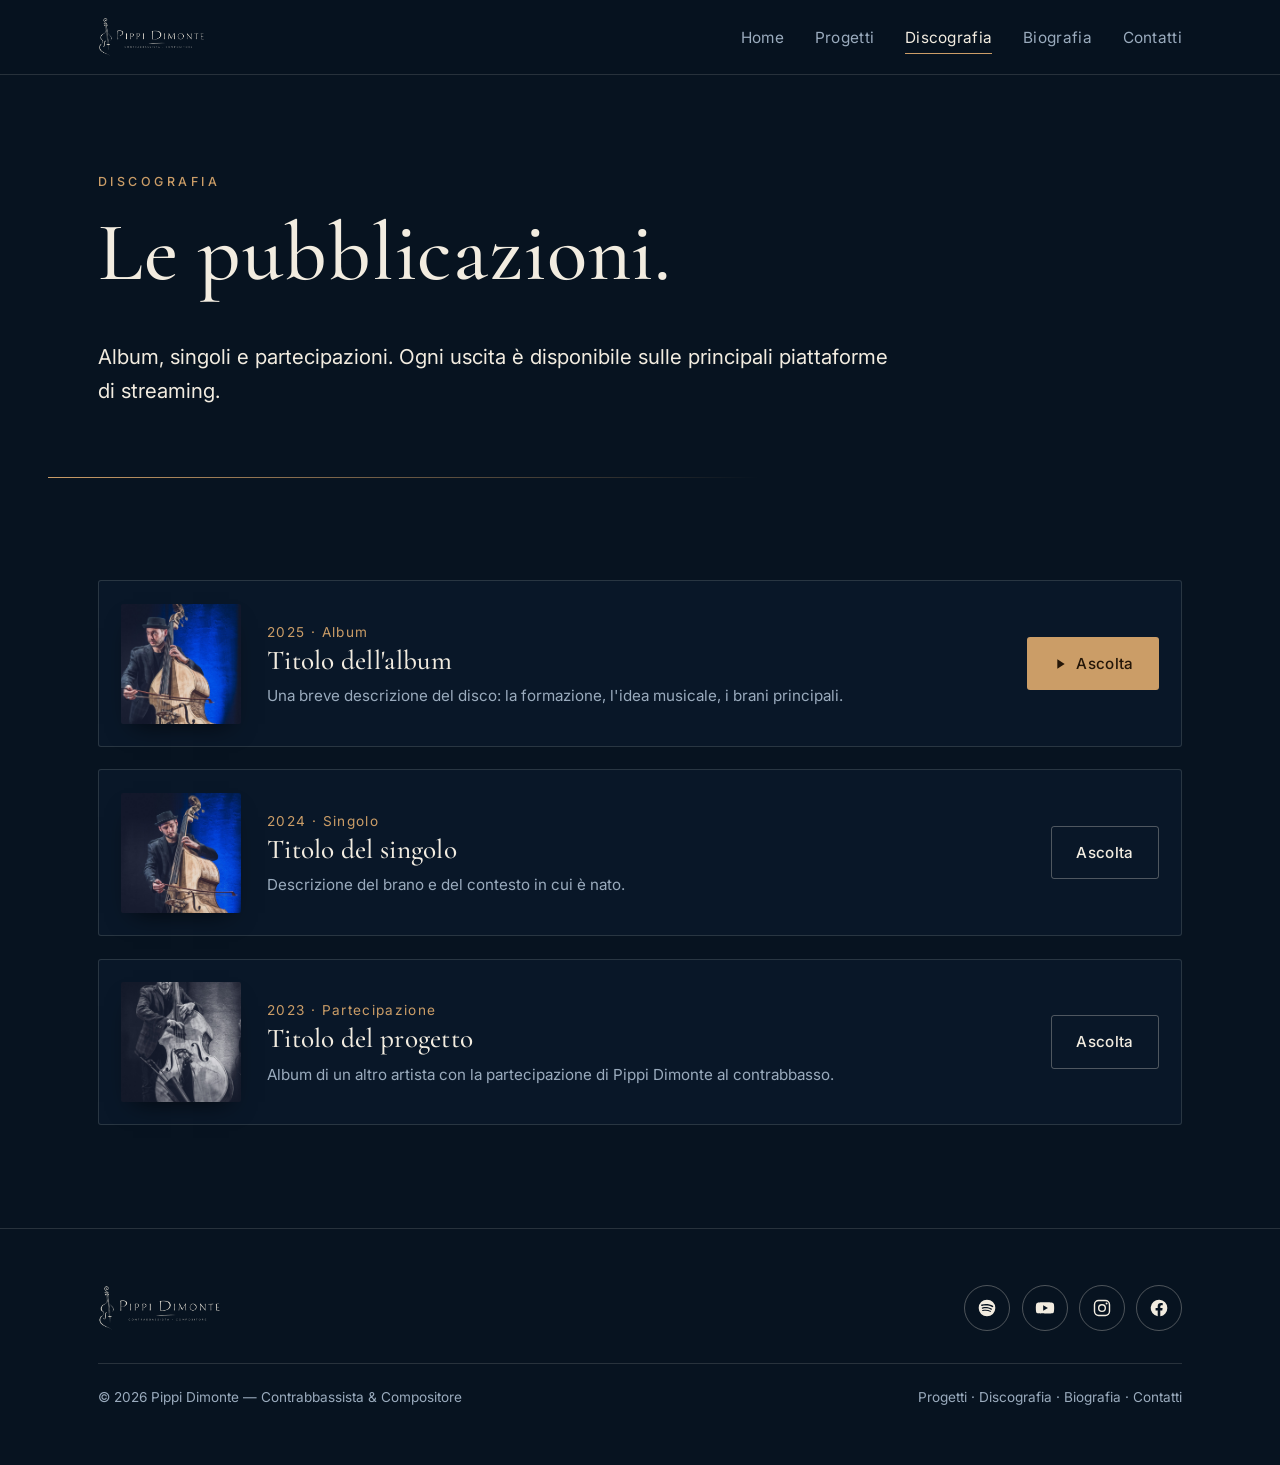
<file: pippidimonte/discografia.html>
<!DOCTYPE html>
<html lang="it">
<head>
  <meta charset="UTF-8" />
  <meta name="viewport" content="width=device-width, initial-scale=1.0" />
  <title>Discografia — Pippi Dimonte</title>
  <meta name="description" content="Album, singoli e pubblicazioni di Pippi Dimonte." />
  <link rel="icon" href="assets/img/favicon.svg" type="image/svg+xml" />
  <link rel="preconnect" href="https://fonts.googleapis.com" />
  <link rel="preconnect" href="https://fonts.gstatic.com" crossorigin />
  <link href="https://fonts.googleapis.com/css2?family=Cormorant+Garamond:ital,wght@0,400;0,500;0,600;1,400;1,500&family=Inter:wght@400;500;600&display=swap" rel="stylesheet" />
  <link rel="stylesheet" href="css/style.css" />
</head>
<body>
  <header class="site-header">
    <div class="container nav">
      <a class="brand" href="index.html" aria-label="Pippi Dimonte — home"><img src="assets/img/logo-light.png" alt="Pippi Dimonte" /></a>
      <button class="nav-toggle" aria-label="Apri il menu" aria-expanded="false" aria-controls="menu">
        <svg viewBox="0 0 24 24" fill="none" stroke="currentColor" stroke-width="1.6"><path d="M3 6h18M3 12h18M3 18h18"/></svg>
      </button>
      <ul class="nav-links" id="menu">
        <li><a href="index.html">Home</a></li>
        <li><a href="progetti.html">Progetti</a></li>
        <li><a href="discografia.html" aria-current="page">Discografia</a></li>
        <li><a href="biografia.html">Biografia</a></li>
        <li><a href="index.html#contatti">Contatti</a></li>
      </ul>
    </div>
  </header>

  <main>
    <section class="page-hero">
      <div class="container">
        <p class="eyebrow">Discografia</p>
        <h1>Le pubblicazioni.</h1>
        <p class="lead measure">Album, singoli e partecipazioni. Ogni uscita è disponibile sulle principali
          piattaforme di streaming.</p>
      </div>
    </section>

    <section class="section">
      <div class="container">
        <!-- Duplica un blocco .release per aggiungere un disco. Le copertine vanno in assets/img/. -->
        <div class="releases">

          <article class="release reveal">
            <div class="release-cover"><img src="assets/img/live-blue.jpg" alt="Copertina del disco" loading="lazy" /></div>
            <div class="release-info">
              <span class="year">2025 · Album</span>
              <h3>Titolo dell'album</h3>
              <p>Una breve descrizione del disco: la formazione, l'idea musicale, i brani principali.</p>
            </div>
            <div class="release-action">
              <a class="btn btn-primary" href="https://open.spotify.com/" target="_blank" rel="noopener">
                <svg viewBox="0 0 24 24" fill="currentColor" style="width:16px;height:16px"><path d="M8 5v14l11-7z"/></svg>
                Ascolta
              </a>
            </div>
          </article>

          <article class="release reveal">
            <div class="release-cover"><img src="assets/img/live-bow.jpg" alt="Copertina del singolo" loading="lazy" /></div>
            <div class="release-info">
              <span class="year">2024 · Singolo</span>
              <h3>Titolo del singolo</h3>
              <p>Descrizione del brano e del contesto in cui è nato.</p>
            </div>
            <div class="release-action">
              <a class="btn btn-ghost" href="https://open.spotify.com/" target="_blank" rel="noopener">Ascolta</a>
            </div>
          </article>

          <article class="release reveal">
            <div class="release-cover"><img src="assets/img/live-bw.jpg" alt="Copertina della partecipazione" loading="lazy" /></div>
            <div class="release-info">
              <span class="year">2023 · Partecipazione</span>
              <h3>Titolo del progetto</h3>
              <p>Album di un altro artista con la partecipazione di Pippi Dimonte al contrabbasso.</p>
            </div>
            <div class="release-action">
              <a class="btn btn-ghost" href="https://open.spotify.com/" target="_blank" rel="noopener">Ascolta</a>
            </div>
          </article>

        </div>

        <!-- Suggerimento: puoi anche incorporare un player Spotify.
             Copia da Spotify "Condividi > Incorpora" e incolla qui l'iframe.
        <div style="margin-top:3rem;border-radius:12px;overflow:hidden">
          <iframe style="border-radius:12px" src="https://open.spotify.com/embed/album/ID_ALBUM"
                  width="100%" height="352" frameborder="0" allow="autoplay; clipboard-write; encrypted-media; picture-in-picture" loading="lazy"></iframe>
        </div>
        -->
      </div>
    </section>
  </main>

  <footer class="site-footer">
    <div class="container">
      <div class="footer-top">
        <a class="brand" href="index.html" aria-label="Pippi Dimonte — home"><img src="assets/img/logo-light.png" alt="Pippi Dimonte" /></a>
        <div class="socials">
          <a class="social-link" href="https://open.spotify.com/" target="_blank" rel="noopener" aria-label="Spotify"><svg viewBox="0 0 24 24" fill="currentColor"><path d="M12 2a10 10 0 1 0 0 20 10 10 0 0 0 0-20zm4.59 14.42a.62.62 0 0 1-.86.21c-2.35-1.44-5.3-1.76-8.79-.96a.62.62 0 1 1-.28-1.21c3.8-.87 7.08-.5 9.72 1.11.3.18.39.57.21.85zm1.22-2.72a.78.78 0 0 1-1.07.26c-2.69-1.65-6.79-2.13-9.97-1.17a.78.78 0 1 1-.45-1.49c3.63-1.1 8.15-.56 11.24 1.33.37.23.49.71.25 1.07zm.11-2.84C14.8 8.86 9.3 8.66 6.2 9.6a.94.94 0 1 1-.54-1.8c3.56-1.08 9.63-.87 13.42 1.38a.94.94 0 0 1-.96 1.62z"/></svg></a>
          <a class="social-link" href="https://www.youtube.com/" target="_blank" rel="noopener" aria-label="YouTube"><svg viewBox="0 0 24 24" fill="currentColor"><path d="M23 12s0-3.2-.4-4.7a2.5 2.5 0 0 0-1.7-1.7C19.3 5.2 12 5.2 12 5.2s-7.3 0-8.9.4A2.5 2.5 0 0 0 1.4 7.3C1 8.8 1 12 1 12s0 3.2.4 4.7a2.5 2.5 0 0 0 1.7 1.7c1.6.4 8.9.4 8.9.4s7.3 0 8.9-.4a2.5 2.5 0 0 0 1.7-1.7C23 15.2 23 12 23 12zM9.8 15.3V8.7l5.7 3.3-5.7 3.3z"/></svg></a>
          <a class="social-link" href="https://www.instagram.com/" target="_blank" rel="noopener" aria-label="Instagram"><svg viewBox="0 0 24 24" fill="none" stroke="currentColor" stroke-width="1.7"><rect x="3" y="3" width="18" height="18" rx="5"/><circle cx="12" cy="12" r="4"/><circle cx="17.5" cy="6.5" r="1.2" fill="currentColor" stroke="none"/></svg></a>
          <a class="social-link" href="https://www.facebook.com/" target="_blank" rel="noopener" aria-label="Facebook"><svg viewBox="0 0 24 24" fill="currentColor"><path d="M22 12a10 10 0 1 0-11.56 9.88v-6.99H7.9V12h2.54V9.8c0-2.5 1.5-3.89 3.78-3.89 1.1 0 2.24.2 2.24.2v2.46h-1.26c-1.24 0-1.63.77-1.63 1.56V12h2.78l-.44 2.89h-2.34v6.99A10 10 0 0 0 22 12z"/></svg></a>
        </div>
      </div>
      <div class="footer-bottom">
        <span>© <span data-year>2026</span> Pippi Dimonte — Contrabbassista &amp; Compositore</span>
        <nav aria-label="Navigazione footer">
          <a href="progetti.html">Progetti</a> · <a href="discografia.html">Discografia</a> ·
          <a href="biografia.html">Biografia</a> · <a href="index.html#contatti">Contatti</a>
        </nav>
      </div>
    </div>
  </footer>

  <script src="js/main.js"></script>
</body>
</html>
</file>
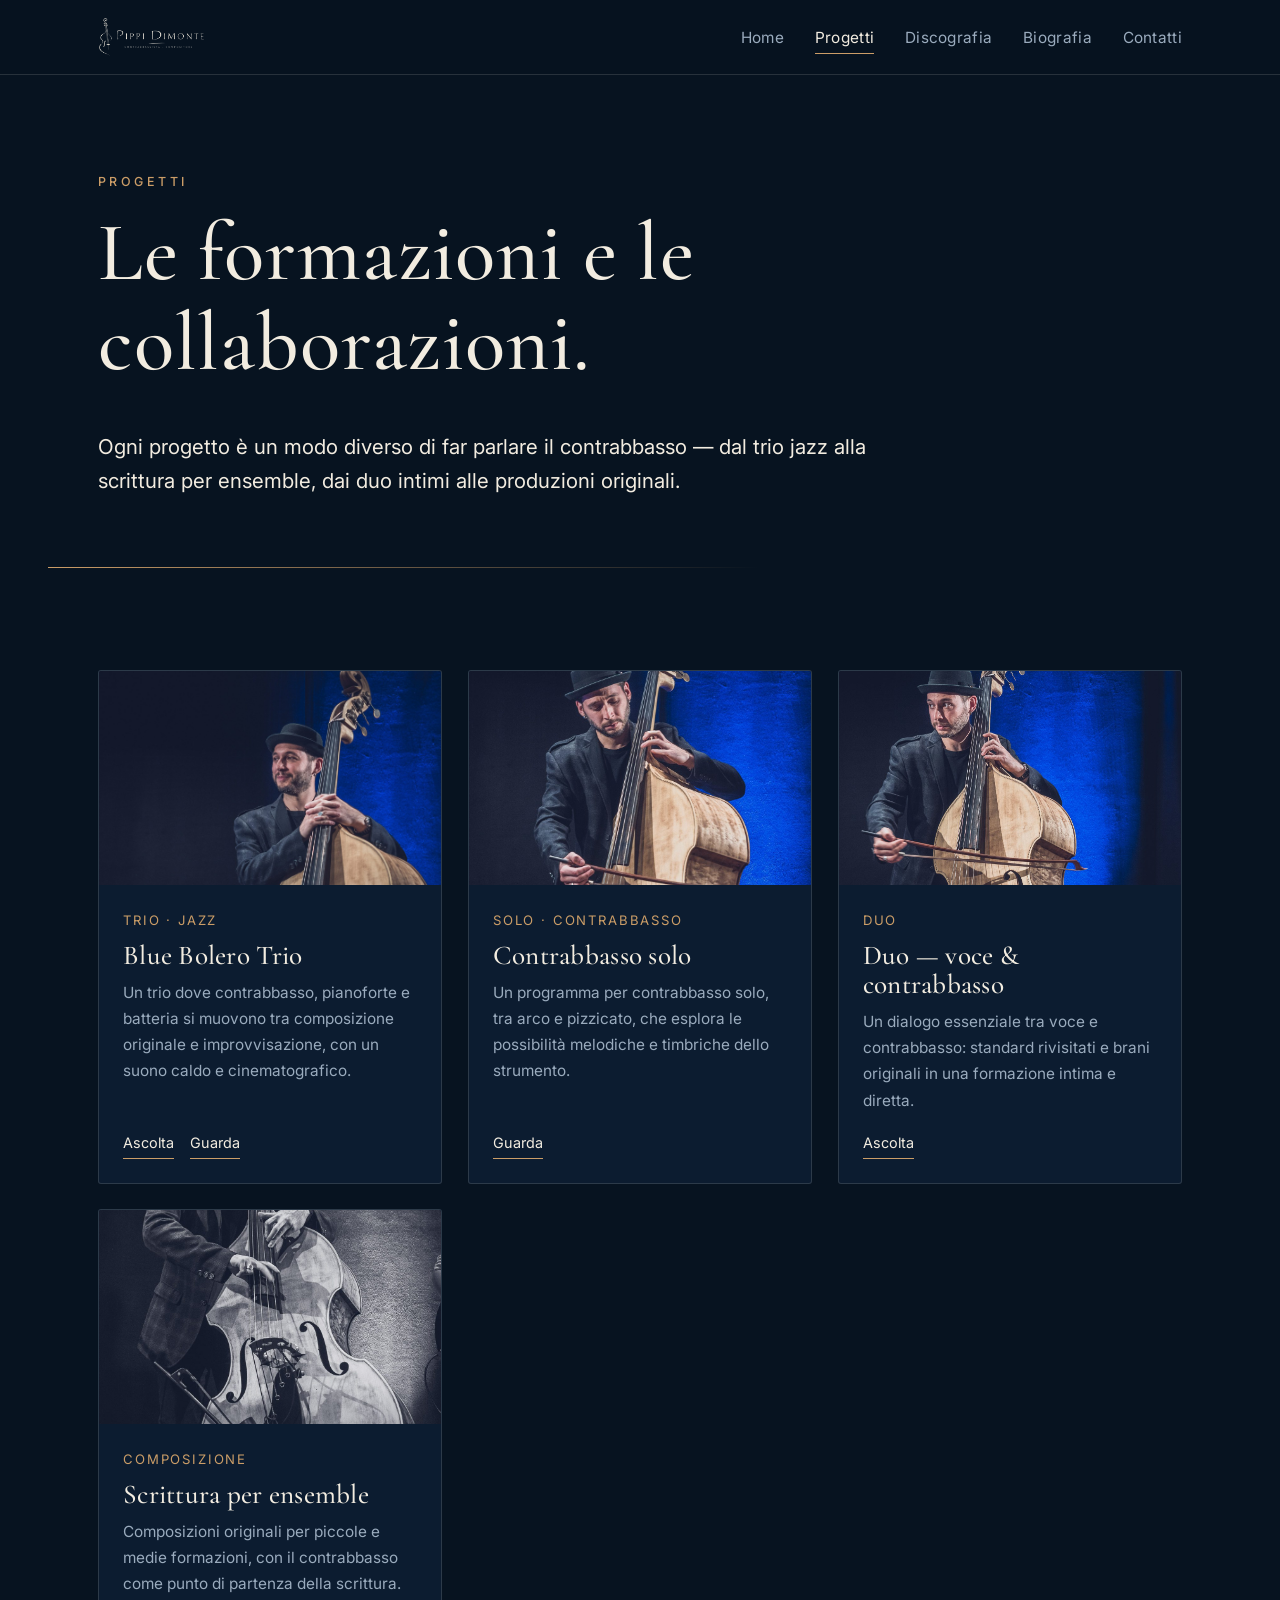
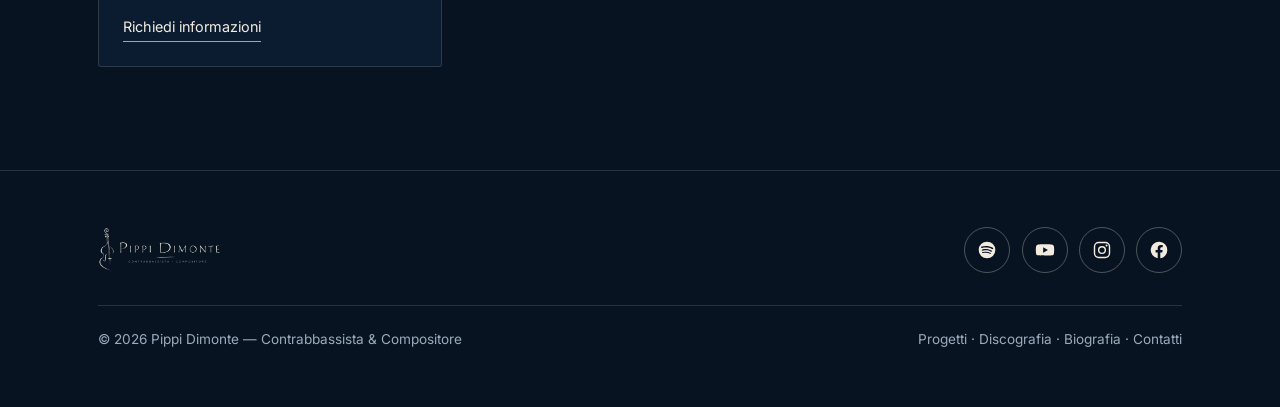
<file: pippidimonte/progetti.html>
<!DOCTYPE html>
<html lang="it">
<head>
  <meta charset="UTF-8" />
  <meta name="viewport" content="width=device-width, initial-scale=1.0" />
  <title>Progetti — Pippi Dimonte</title>
  <meta name="description" content="I progetti musicali di Pippi Dimonte: formazioni, collaborazioni e produzioni." />
  <link rel="icon" href="assets/img/favicon.svg" type="image/svg+xml" />
  <link rel="preconnect" href="https://fonts.googleapis.com" />
  <link rel="preconnect" href="https://fonts.gstatic.com" crossorigin />
  <link href="https://fonts.googleapis.com/css2?family=Cormorant+Garamond:ital,wght@0,400;0,500;0,600;1,400;1,500&family=Inter:wght@400;500;600&display=swap" rel="stylesheet" />
  <link rel="stylesheet" href="css/style.css" />
</head>
<body>
  <header class="site-header">
    <div class="container nav">
      <a class="brand" href="index.html" aria-label="Pippi Dimonte — home"><img src="assets/img/logo-light.png" alt="Pippi Dimonte" /></a>
      <button class="nav-toggle" aria-label="Apri il menu" aria-expanded="false" aria-controls="menu">
        <svg viewBox="0 0 24 24" fill="none" stroke="currentColor" stroke-width="1.6"><path d="M3 6h18M3 12h18M3 18h18"/></svg>
      </button>
      <ul class="nav-links" id="menu">
        <li><a href="index.html">Home</a></li>
        <li><a href="progetti.html" aria-current="page">Progetti</a></li>
        <li><a href="discografia.html">Discografia</a></li>
        <li><a href="biografia.html">Biografia</a></li>
        <li><a href="index.html#contatti">Contatti</a></li>
      </ul>
    </div>
  </header>

  <main>
    <section class="page-hero">
      <div class="container">
        <p class="eyebrow">Progetti</p>
        <h1>Le formazioni e le collaborazioni.</h1>
        <p class="lead measure">Ogni progetto è un modo diverso di far parlare il contrabbasso — dal trio jazz
          alla scrittura per ensemble, dai duo intimi alle produzioni originali.</p>
      </div>
    </section>

    <section class="section">
      <div class="container">
        <!-- Duplica un blocco .card per aggiungere un progetto. Sostituisci testi, immagini e link. -->
        <div class="cards">

          <article class="card reveal">
            <div class="card-media"><img src="assets/img/live-portrait.jpg" alt="Blue Bolero Trio dal vivo" loading="lazy" /></div>
            <div class="card-body">
              <span class="card-meta">Trio · Jazz</span>
              <h3>Blue Bolero Trio</h3>
              <p>Un trio dove contrabbasso, pianoforte e batteria si muovono tra composizione originale
                e improvvisazione, con un suono caldo e cinematografico.</p>
              <div class="card-links">
                <a href="https://open.spotify.com/" target="_blank" rel="noopener">Ascolta</a>
                <a href="https://www.youtube.com/" target="_blank" rel="noopener">Guarda</a>
              </div>
            </div>
          </article>

          <article class="card reveal">
            <div class="card-media"><img src="assets/img/live-bow.jpg" alt="Progetto solo per contrabbasso" loading="lazy" /></div>
            <div class="card-body">
              <span class="card-meta">Solo · Contrabbasso</span>
              <h3>Contrabbasso solo</h3>
              <p>Un programma per contrabbasso solo, tra arco e pizzicato, che esplora le possibilità
                melodiche e timbriche dello strumento.</p>
              <div class="card-links">
                <a href="https://www.youtube.com/" target="_blank" rel="noopener">Guarda</a>
              </div>
            </div>
          </article>

          <article class="card reveal">
            <div class="card-media"><img src="assets/img/live-blue.jpg" alt="Duo con voce" loading="lazy" /></div>
            <div class="card-body">
              <span class="card-meta">Duo</span>
              <h3>Duo — voce &amp; contrabbasso</h3>
              <p>Un dialogo essenziale tra voce e contrabbasso: standard rivisitati e brani originali
                in una formazione intima e diretta.</p>
              <div class="card-links">
                <a href="https://open.spotify.com/" target="_blank" rel="noopener">Ascolta</a>
              </div>
            </div>
          </article>

          <article class="card reveal">
            <div class="card-media"><img src="assets/img/live-bw.jpg" alt="Composizioni per ensemble" loading="lazy" /></div>
            <div class="card-body">
              <span class="card-meta">Composizione</span>
              <h3>Scrittura per ensemble</h3>
              <p>Composizioni originali per piccole e medie formazioni, con il contrabbasso come punto
                di partenza della scrittura.</p>
              <div class="card-links">
                <a href="index.html#contatti">Richiedi informazioni</a>
              </div>
            </div>
          </article>

        </div>
      </div>
    </section>
  </main>

  <footer class="site-footer">
    <div class="container">
      <div class="footer-top">
        <a class="brand" href="index.html" aria-label="Pippi Dimonte — home"><img src="assets/img/logo-light.png" alt="Pippi Dimonte" /></a>
        <div class="socials">
          <a class="social-link" href="https://open.spotify.com/" target="_blank" rel="noopener" aria-label="Spotify"><svg viewBox="0 0 24 24" fill="currentColor"><path d="M12 2a10 10 0 1 0 0 20 10 10 0 0 0 0-20zm4.59 14.42a.62.62 0 0 1-.86.21c-2.35-1.44-5.3-1.76-8.79-.96a.62.62 0 1 1-.28-1.21c3.8-.87 7.08-.5 9.72 1.11.3.18.39.57.21.85zm1.22-2.72a.78.78 0 0 1-1.07.26c-2.69-1.65-6.79-2.13-9.97-1.17a.78.78 0 1 1-.45-1.49c3.63-1.1 8.15-.56 11.24 1.33.37.23.49.71.25 1.07zm.11-2.84C14.8 8.86 9.3 8.66 6.2 9.6a.94.94 0 1 1-.54-1.8c3.56-1.08 9.63-.87 13.42 1.38a.94.94 0 0 1-.96 1.62z"/></svg></a>
          <a class="social-link" href="https://www.youtube.com/" target="_blank" rel="noopener" aria-label="YouTube"><svg viewBox="0 0 24 24" fill="currentColor"><path d="M23 12s0-3.2-.4-4.7a2.5 2.5 0 0 0-1.7-1.7C19.3 5.2 12 5.2 12 5.2s-7.3 0-8.9.4A2.5 2.5 0 0 0 1.4 7.3C1 8.8 1 12 1 12s0 3.2.4 4.7a2.5 2.5 0 0 0 1.7 1.7c1.6.4 8.9.4 8.9.4s7.3 0 8.9-.4a2.5 2.5 0 0 0 1.7-1.7C23 15.2 23 12 23 12zM9.8 15.3V8.7l5.7 3.3-5.7 3.3z"/></svg></a>
          <a class="social-link" href="https://www.instagram.com/" target="_blank" rel="noopener" aria-label="Instagram"><svg viewBox="0 0 24 24" fill="none" stroke="currentColor" stroke-width="1.7"><rect x="3" y="3" width="18" height="18" rx="5"/><circle cx="12" cy="12" r="4"/><circle cx="17.5" cy="6.5" r="1.2" fill="currentColor" stroke="none"/></svg></a>
          <a class="social-link" href="https://www.facebook.com/" target="_blank" rel="noopener" aria-label="Facebook"><svg viewBox="0 0 24 24" fill="currentColor"><path d="M22 12a10 10 0 1 0-11.56 9.88v-6.99H7.9V12h2.54V9.8c0-2.5 1.5-3.89 3.78-3.89 1.1 0 2.24.2 2.24.2v2.46h-1.26c-1.24 0-1.63.77-1.63 1.56V12h2.78l-.44 2.89h-2.34v6.99A10 10 0 0 0 22 12z"/></svg></a>
        </div>
      </div>
      <div class="footer-bottom">
        <span>© <span data-year>2026</span> Pippi Dimonte — Contrabbassista &amp; Compositore</span>
        <nav aria-label="Navigazione footer">
          <a href="progetti.html">Progetti</a> · <a href="discografia.html">Discografia</a> ·
          <a href="biografia.html">Biografia</a> · <a href="index.html#contatti">Contatti</a>
        </nav>
      </div>
    </div>
  </footer>

  <script src="js/main.js"></script>
</body>
</html>
</file>
<file: css/style.css>
/* =========================================================
   Pippi Dimonte — contrabbassista & compositore
   Palette "palco di notte": blu profondo + legno caldo del contrabbasso
   ========================================================= */

:root {
  --night:        #0c1c30;
  --night-2:      #0a1826;
  --night-deep:   #071320;
  --cobalt:       #1d4e7e;
  --cobalt-glow:  #2f6ea8;
  --wood:         #cb9d67;
  --wood-lt:      #e2b988;
  --cream:        #f2ece0;
  --muted:        #9aabbd;
  --line:         rgba(242, 236, 224, 0.14);
  --line-strong:  rgba(242, 236, 224, 0.30);

  --font-display: "Cormorant Garamond", Georgia, serif;
  --font-body:    "Inter", system-ui, -apple-system, Segoe UI, Roboto, sans-serif;

  --maxw: 1180px;
  --gutter: clamp(1.25rem, 4vw, 3rem);
  --radius: 3px;
  --ease: cubic-bezier(0.22, 0.61, 0.36, 1);
}

* { box-sizing: border-box; }

html { scroll-behavior: smooth; }
@media (prefers-reduced-motion: reduce) {
  html { scroll-behavior: auto; }
  *, *::before, *::after { animation-duration: .001ms !important; transition-duration: .001ms !important; }
}

body {
  margin: 0;
  background: var(--night-deep);
  color: var(--cream);
  font-family: var(--font-body);
  font-size: 1.02rem;
  line-height: 1.7;
  -webkit-font-smoothing: antialiased;
  text-rendering: optimizeLegibility;
}

img { max-width: 100%; display: block; }
a { color: inherit; }

.container {
  width: 100%;
  max-width: var(--maxw);
  margin-inline: auto;
  padding-inline: var(--gutter);
}

/* ---------- Type ---------- */
h1, h2, h3 {
  font-family: var(--font-display);
  font-weight: 500;
  line-height: 1.08;
  letter-spacing: .01em;
  margin: 0 0 .5em;
}
h1 { font-size: clamp(2.6rem, 7vw, 5.2rem); }
h2 { font-size: clamp(2rem, 4.5vw, 3.2rem); }
h3 { font-size: clamp(1.35rem, 2.5vw, 1.7rem); }

.eyebrow {
  font-family: var(--font-body);
  font-size: .78rem;
  letter-spacing: .28em;
  text-transform: uppercase;
  color: var(--wood);
  margin: 0 0 1rem;
  font-weight: 500;
}

.lead { font-size: clamp(1.1rem, 1.6vw, 1.35rem); color: var(--cream); }
p { color: #d9d3c8; }
.measure { max-width: 62ch; }

/* ---------- Strings motif (signature divider) ---------- */
.strings {
  display: flex;
  gap: 6px;
  align-items: stretch;
  height: 46px;
}
.strings::before,
.strings::after { content: ""; }
.strings span,
.strings::before,
.strings::after {
  width: 1px;
  background: linear-gradient(to bottom, transparent, var(--line-strong) 20%, var(--line-strong) 80%, transparent);
}
.strings span:nth-child(odd) { background: linear-gradient(to bottom, transparent, var(--wood) 30%, var(--wood) 70%, transparent); opacity: .5; }

/* ---------- Header / Nav ---------- */
.site-header {
  position: sticky;
  top: 0;
  z-index: 40;
  backdrop-filter: blur(8px);
  background: color-mix(in srgb, var(--night-deep) 82%, transparent);
  border-bottom: 1px solid var(--line);
}
.nav {
  display: flex;
  align-items: center;
  justify-content: space-between;
  min-height: 74px;
  gap: 1.5rem;
}
.brand { display: inline-flex; align-items: center; }
.brand img { height: 40px; width: auto; }
.nav-toggle {
  display: none;
  background: none; border: 1px solid var(--line-strong);
  color: var(--cream); border-radius: var(--radius);
  width: 44px; height: 40px; cursor: pointer; align-items: center; justify-content: center;
}
.nav-toggle svg { width: 20px; height: 20px; }
.nav-links {
  display: flex;
  align-items: center;
  gap: clamp(1rem, 2.4vw, 2.2rem);
  list-style: none; margin: 0; padding: 0;
}
.nav-links a {
  text-decoration: none;
  font-size: .96rem;
  letter-spacing: .02em;
  color: var(--muted);
  padding: .35rem 0;
  position: relative;
  transition: color .25s var(--ease);
}
.nav-links a:hover { color: var(--cream); }
.nav-links a[aria-current="page"] { color: var(--cream); }
.nav-links a[aria-current="page"]::after {
  content: ""; position: absolute; left: 0; right: 0; bottom: -2px;
  height: 1px; background: var(--wood);
}

/* ---------- Buttons ---------- */
.btn {
  display: inline-flex; align-items: center; gap: .55rem;
  font-family: var(--font-body); font-weight: 500; font-size: .95rem;
  letter-spacing: .02em;
  padding: .8rem 1.5rem;
  border-radius: var(--radius);
  text-decoration: none; cursor: pointer;
  border: 1px solid transparent;
  transition: transform .2s var(--ease), background .25s var(--ease), color .25s var(--ease), border-color .25s var(--ease);
}
.btn-primary { background: var(--wood); color: #241608; }
.btn-primary:hover { background: var(--wood-lt); transform: translateY(-2px); }
.btn-ghost { border-color: var(--line-strong); color: var(--cream); background: transparent; }
.btn-ghost:hover { border-color: var(--wood); color: var(--wood-lt); }
.btn svg { width: 18px; height: 18px; }

/* ---------- Hero ---------- */
.hero {
  position: relative;
  min-height: min(88vh, 820px);
  display: flex;
  align-items: flex-end;
  overflow: hidden;
  isolation: isolate;
}
.hero-media { position: absolute; inset: 0; z-index: -2; }
.hero-media img { width: 100%; height: 100%; object-fit: cover; object-position: 70% 30%; }
.hero::before {
  content: ""; position: absolute; inset: 0; z-index: -1;
  background:
    radial-gradient(120% 80% at 78% 28%, color-mix(in srgb, var(--cobalt-glow) 35%, transparent), transparent 55%),
    linear-gradient(180deg, color-mix(in srgb, var(--night-deep) 45%, transparent) 0%, color-mix(in srgb, var(--night-deep) 30%, transparent) 45%, var(--night-deep) 96%),
    linear-gradient(90deg, var(--night-deep) 8%, transparent 60%);
}
.hero-inner { padding-block: clamp(2.5rem, 7vw, 5rem); }
.hero .wordmark { width: min(560px, 82vw); height: auto; margin-bottom: 1.4rem; }
.hero .tagline {
  font-family: var(--font-display);
  font-size: clamp(1.3rem, 2.6vw, 2rem);
  font-style: italic;
  color: var(--cream);
  max-width: 22ch;
  margin: 0 0 1.8rem;
}
.hero-actions { display: flex; flex-wrap: wrap; gap: .9rem; align-items: center; }

/* ---------- Social row ---------- */
.socials { display: flex; gap: .7rem; flex-wrap: wrap; }
.social-link {
  display: inline-flex; align-items: center; justify-content: center;
  width: 46px; height: 46px; border-radius: 50%;
  border: 1px solid var(--line-strong);
  color: var(--cream);
  transition: transform .2s var(--ease), border-color .25s var(--ease), background .25s var(--ease), color .25s var(--ease);
}
.social-link:hover { border-color: var(--wood); color: var(--wood-lt); transform: translateY(-3px); }
.social-link svg { width: 20px; height: 20px; }

/* ---------- Sections ---------- */
.section { padding-block: clamp(3.5rem, 8vw, 7rem); position: relative; }
.section--tint { background: linear-gradient(180deg, var(--night-deep), var(--night)); }
.section--band { background: var(--night); }
.section-head { margin-bottom: clamp(2rem, 4vw, 3rem); max-width: 56ch; }

.split {
  display: grid;
  grid-template-columns: 1.1fr 1fr;
  gap: clamp(2rem, 5vw, 4.5rem);
  align-items: center;
}
.split--reverse .split-media { order: -1; }
.frame {
  position: relative;
  border-radius: var(--radius);
  overflow: hidden;
  box-shadow: 0 30px 60px -30px rgba(0,0,0,.8);
}
.frame::after {
  content: ""; position: absolute; inset: 0;
  box-shadow: inset 0 0 0 1px var(--line);
  border-radius: var(--radius);
}
.frame img { width: 100%; height: 100%; object-fit: cover; }
.frame--tall { aspect-ratio: 3 / 4; }

/* ---------- Listen / links cards ---------- */
.tiles { display: grid; grid-template-columns: repeat(auto-fit, minmax(220px, 1fr)); gap: 1.1rem; }
.tile {
  display: block; text-decoration: none;
  border: 1px solid var(--line);
  border-radius: var(--radius);
  padding: 1.6rem 1.5rem;
  background: color-mix(in srgb, var(--night) 60%, transparent);
  transition: border-color .25s var(--ease), transform .2s var(--ease), background .25s var(--ease);
}
.tile:hover { border-color: var(--wood); transform: translateY(-4px); background: var(--night); }
.tile .tile-icon { color: var(--wood); margin-bottom: .9rem; }
.tile .tile-icon svg { width: 30px; height: 30px; }
.tile h3 { margin-bottom: .2rem; }
.tile p { margin: 0; color: var(--muted); font-size: .95rem; }

/* ---------- Gallery ---------- */
.gallery { display: grid; grid-template-columns: repeat(4, 1fr); gap: .8rem; }
.gallery a { border-radius: var(--radius); overflow: hidden; position: relative; }
.gallery img { aspect-ratio: 3/4; object-fit: cover; width: 100%; transition: transform .5s var(--ease), filter .5s var(--ease); filter: saturate(.9); }
.gallery a:hover img { transform: scale(1.05); filter: saturate(1.05); }

/* ---------- Projects / cards ---------- */
.cards { display: grid; grid-template-columns: repeat(auto-fill, minmax(300px, 1fr)); gap: 1.6rem; }
.card {
  border: 1px solid var(--line);
  border-radius: var(--radius);
  overflow: hidden;
  background: var(--night);
  display: flex; flex-direction: column;
  transition: border-color .25s var(--ease), transform .25s var(--ease);
}
.card:hover { border-color: var(--line-strong); transform: translateY(-4px); }
.card-media { aspect-ratio: 16/10; overflow: hidden; }
.card-media img { width: 100%; height: 100%; object-fit: cover; }
.card-body { padding: 1.5rem; display: flex; flex-direction: column; gap: .6rem; flex: 1; }
.card-body h3 { margin: 0; }
.card-meta { color: var(--wood); font-size: .82rem; letter-spacing: .14em; text-transform: uppercase; }
.card-body p { margin: 0; color: var(--muted); font-size: .96rem; }
.card-links { margin-top: auto; display: flex; gap: 1rem; padding-top: .5rem; }
.card-links a { color: var(--cream); text-decoration: none; font-size: .9rem; border-bottom: 1px solid var(--wood); padding-bottom: 2px; }
.card-links a:hover { color: var(--wood-lt); }

/* ---------- Discography ---------- */
.releases { display: flex; flex-direction: column; gap: 1.4rem; }
.release {
  display: grid;
  grid-template-columns: 120px 1fr auto;
  gap: 1.6rem;
  align-items: center;
  padding: 1.4rem;
  border: 1px solid var(--line);
  border-radius: var(--radius);
  background: color-mix(in srgb, var(--night) 55%, transparent);
  transition: border-color .25s var(--ease);
}
.release:hover { border-color: var(--line-strong); }
.release-cover { aspect-ratio: 1; border-radius: 2px; overflow: hidden; background: var(--night-2); box-shadow: 0 12px 24px -12px rgba(0,0,0,.7); }
.release-cover img { width: 100%; height: 100%; object-fit: cover; }
.release-info h3 { margin: 0 0 .25rem; }
.release-info .year { color: var(--wood); font-size: .85rem; letter-spacing: .1em; }
.release-info p { margin: .5rem 0 0; color: var(--muted); font-size: .95rem; }

/* ---------- Bio ---------- */
.bio-grid { display: grid; grid-template-columns: 320px 1fr; gap: clamp(2rem, 5vw, 4rem); align-items: start; }
.bio-portrait { position: sticky; top: 100px; }
.bio-body p { margin: 0 0 1.2rem; }
.bio-body h3 { margin-top: 2.4rem; color: var(--cream); }
.facts { list-style: none; margin: 1.5rem 0 0; padding: 0; display: grid; gap: .9rem; }
.facts li { display: flex; gap: .8rem; align-items: baseline; color: var(--muted); font-size: .95rem; }
.facts li b { color: var(--wood); font-weight: 500; min-width: 92px; letter-spacing: .04em; }
.timeline { list-style: none; margin: 1.4rem 0 0; padding: 0; }
.timeline li { padding: 0 0 1.4rem 1.6rem; border-left: 1px solid var(--line); position: relative; }
.timeline li::before { content: ""; position: absolute; left: -4px; top: .55rem; width: 7px; height: 7px; border-radius: 50%; background: var(--wood); }
.timeline .t-year { color: var(--wood); font-family: var(--font-display); font-size: 1.2rem; }
.timeline .t-text { color: #d9d3c8; }

/* ---------- Contact / form ---------- */
.contact-grid { display: grid; grid-template-columns: 1fr 1fr; gap: clamp(2rem, 5vw, 4rem); align-items: start; }
.form { display: grid; gap: 1.1rem; }
.field { display: grid; gap: .45rem; }
.field label { font-size: .85rem; letter-spacing: .06em; color: var(--muted); }
.field input, .field textarea {
  width: 100%;
  background: var(--night-2);
  border: 1px solid var(--line-strong);
  color: var(--cream);
  border-radius: var(--radius);
  padding: .85rem 1rem;
  font-family: var(--font-body); font-size: 1rem;
  transition: border-color .2s var(--ease), background .2s var(--ease);
}
.field input:focus, .field textarea:focus { outline: none; border-color: var(--wood); background: var(--night); }
.field textarea { resize: vertical; min-height: 140px; }
.form-note { font-size: .85rem; color: var(--muted); margin: 0; }
.form-status { font-size: .95rem; min-height: 1.4em; margin: 0; }
.form-status.ok { color: var(--wood-lt); }
.form-status.err { color: #e98b7a; }
.contact-aside p { color: var(--muted); }
.contact-aside a { color: var(--wood); text-decoration: none; }
.contact-aside a:hover { text-decoration: underline; }

/* ---------- Footer ---------- */
.site-footer {
  border-top: 1px solid var(--line);
  padding-block: clamp(2.5rem, 5vw, 3.5rem);
  background: var(--night-deep);
}
.footer-top { display: flex; flex-wrap: wrap; justify-content: space-between; gap: 2rem; align-items: center; }
.footer-top .brand img { height: 46px; }
.footer-bottom {
  margin-top: 2rem; padding-top: 1.4rem; border-top: 1px solid var(--line);
  display: flex; flex-wrap: wrap; gap: .8rem 2rem; justify-content: space-between;
  color: var(--muted); font-size: .85rem;
}
.footer-bottom a { color: var(--muted); text-decoration: none; }
.footer-bottom a:hover { color: var(--cream); }

/* ---------- Page header (inner pages) ---------- */
.page-hero { padding-block: clamp(3.5rem, 8vw, 6rem) clamp(2rem, 4vw, 3rem); position: relative; }
.page-hero::after {
  content: ""; position: absolute; left: var(--gutter); right: var(--gutter); bottom: 0; height: 1px;
  background: linear-gradient(90deg, var(--wood), transparent 60%);
}

/* ---------- Reveal on scroll ---------- */
.reveal { opacity: 0; transform: translateY(18px); transition: opacity .7s var(--ease), transform .7s var(--ease); }
.reveal.in { opacity: 1; transform: none; }
@media (prefers-reduced-motion: reduce) { .reveal { opacity: 1; transform: none; } }

/* ---------- Responsive ---------- */
@media (max-width: 900px) {
  .split, .contact-grid, .bio-grid { grid-template-columns: 1fr; }
  .split--reverse .split-media { order: 0; }
  .bio-portrait { position: static; max-width: 320px; }
  .gallery { grid-template-columns: repeat(2, 1fr); }
  .release { grid-template-columns: 90px 1fr; }
  .release .release-action { grid-column: 1 / -1; }
}

@media (max-width: 720px) {
  .nav-toggle { display: inline-flex; }
  .nav-links {
    position: absolute; top: 74px; left: 0; right: 0;
    flex-direction: column; align-items: flex-start; gap: 0;
    background: var(--night-deep); border-bottom: 1px solid var(--line);
    padding: .5rem var(--gutter) 1.2rem;
    max-height: 0; overflow: hidden; transition: max-height .3s var(--ease);
  }
  .nav-links.open { max-height: 60vh; }
  .nav-links li { width: 100%; }
  .nav-links a { display: block; width: 100%; padding: .85rem 0; border-bottom: 1px solid var(--line); }
  .hero { min-height: 78vh; }
}

/* ---------- Chi sono / essay ---------- */
.essay { max-width: 64ch; }
.essay > p { margin: 0 0 1.3rem; }
.essay .lead { margin-bottom: 1.7rem; }
.essay .pull {
  font-family: var(--font-display);
  font-weight: 500;
  font-size: clamp(1.5rem, 2.6vw, 2rem);
  line-height: 1.22;
  color: var(--wood-lt);
  margin: 2.3rem 0;
}
.essay strong { color: var(--cream); font-weight: 600; }
.bio-portrait .frame img { height: auto; }

/* Copertine discografia: mostra un segnaposto finché l'immagine reale non è caricata */
.release-cover { background: var(--night-2) url('../img/dischi/_placeholder.svg') center / 60% no-repeat; }

/* ---------- Selettore lingua (IT | EN) ---------- */
.lang-switch { display: inline-flex; align-items: center; gap: .5rem; }
.nav-links .lang-switch { margin-left: .6rem; padding-left: 1rem; border-left: 1px solid var(--line); }
.lang-switch a, .lang-switch .lang-current { font-size: .82rem; letter-spacing: .08em; }
.lang-switch a { color: var(--muted); text-decoration: none; padding: 0; }
.lang-switch a:hover { color: var(--wood-lt); }
.lang-switch a::after { content: none; }
.lang-switch .lang-current { color: var(--cream); }
@media (max-width: 720px) {
  .nav-links .lang-switch { border-left: 0; margin-left: 0; padding: .85rem 0; width: 100%; }
  .nav-links .lang-switch a { display: inline; width: auto; padding: 0; border: 0; }
}
</file>
<file: pippidimonte/css/style.css>
/* =========================================================
   Pippi Dimonte — contrabbassista & compositore
   Palette "palco di notte": blu profondo + legno caldo del contrabbasso
   ========================================================= */

:root {
  --night:        #0c1c30;
  --night-2:      #0a1826;
  --night-deep:   #071320;
  --cobalt:       #1d4e7e;
  --cobalt-glow:  #2f6ea8;
  --wood:         #cb9d67;
  --wood-lt:      #e2b988;
  --cream:        #f2ece0;
  --muted:        #9aabbd;
  --line:         rgba(242, 236, 224, 0.14);
  --line-strong:  rgba(242, 236, 224, 0.30);

  --font-display: "Cormorant Garamond", Georgia, serif;
  --font-body:    "Inter", system-ui, -apple-system, Segoe UI, Roboto, sans-serif;

  --maxw: 1180px;
  --gutter: clamp(1.25rem, 4vw, 3rem);
  --radius: 3px;
  --ease: cubic-bezier(0.22, 0.61, 0.36, 1);
}

* { box-sizing: border-box; }

html { scroll-behavior: smooth; }
@media (prefers-reduced-motion: reduce) {
  html { scroll-behavior: auto; }
  *, *::before, *::after { animation-duration: .001ms !important; transition-duration: .001ms !important; }
}

body {
  margin: 0;
  background: var(--night-deep);
  color: var(--cream);
  font-family: var(--font-body);
  font-size: 1.02rem;
  line-height: 1.7;
  -webkit-font-smoothing: antialiased;
  text-rendering: optimizeLegibility;
}

img { max-width: 100%; display: block; }
a { color: inherit; }

.container {
  width: 100%;
  max-width: var(--maxw);
  margin-inline: auto;
  padding-inline: var(--gutter);
}

/* ---------- Type ---------- */
h1, h2, h3 {
  font-family: var(--font-display);
  font-weight: 500;
  line-height: 1.08;
  letter-spacing: .01em;
  margin: 0 0 .5em;
}
h1 { font-size: clamp(2.6rem, 7vw, 5.2rem); }
h2 { font-size: clamp(2rem, 4.5vw, 3.2rem); }
h3 { font-size: clamp(1.35rem, 2.5vw, 1.7rem); }

.eyebrow {
  font-family: var(--font-body);
  font-size: .78rem;
  letter-spacing: .28em;
  text-transform: uppercase;
  color: var(--wood);
  margin: 0 0 1rem;
  font-weight: 500;
}

.lead { font-size: clamp(1.1rem, 1.6vw, 1.35rem); color: var(--cream); }
p { color: #d9d3c8; }
.measure { max-width: 62ch; }

/* ---------- Strings motif (signature divider) ---------- */
.strings {
  display: flex;
  gap: 6px;
  align-items: stretch;
  height: 46px;
}
.strings::before,
.strings::after { content: ""; }
.strings span,
.strings::before,
.strings::after {
  width: 1px;
  background: linear-gradient(to bottom, transparent, var(--line-strong) 20%, var(--line-strong) 80%, transparent);
}
.strings span:nth-child(odd) { background: linear-gradient(to bottom, transparent, var(--wood) 30%, var(--wood) 70%, transparent); opacity: .5; }

/* ---------- Header / Nav ---------- */
.site-header {
  position: sticky;
  top: 0;
  z-index: 40;
  backdrop-filter: blur(8px);
  background: color-mix(in srgb, var(--night-deep) 82%, transparent);
  border-bottom: 1px solid var(--line);
}
.nav {
  display: flex;
  align-items: center;
  justify-content: space-between;
  min-height: 74px;
  gap: 1.5rem;
}
.brand { display: inline-flex; align-items: center; }
.brand img { height: 40px; width: auto; }
.nav-toggle {
  display: none;
  background: none; border: 1px solid var(--line-strong);
  color: var(--cream); border-radius: var(--radius);
  width: 44px; height: 40px; cursor: pointer; align-items: center; justify-content: center;
}
.nav-toggle svg { width: 20px; height: 20px; }
.nav-links {
  display: flex;
  align-items: center;
  gap: clamp(1rem, 2.4vw, 2.2rem);
  list-style: none; margin: 0; padding: 0;
}
.nav-links a {
  text-decoration: none;
  font-size: .96rem;
  letter-spacing: .02em;
  color: var(--muted);
  padding: .35rem 0;
  position: relative;
  transition: color .25s var(--ease);
}
.nav-links a:hover { color: var(--cream); }
.nav-links a[aria-current="page"] { color: var(--cream); }
.nav-links a[aria-current="page"]::after {
  content: ""; position: absolute; left: 0; right: 0; bottom: -2px;
  height: 1px; background: var(--wood);
}

/* ---------- Buttons ---------- */
.btn {
  display: inline-flex; align-items: center; gap: .55rem;
  font-family: var(--font-body); font-weight: 500; font-size: .95rem;
  letter-spacing: .02em;
  padding: .8rem 1.5rem;
  border-radius: var(--radius);
  text-decoration: none; cursor: pointer;
  border: 1px solid transparent;
  transition: transform .2s var(--ease), background .25s var(--ease), color .25s var(--ease), border-color .25s var(--ease);
}
.btn-primary { background: var(--wood); color: #241608; }
.btn-primary:hover { background: var(--wood-lt); transform: translateY(-2px); }
.btn-ghost { border-color: var(--line-strong); color: var(--cream); background: transparent; }
.btn-ghost:hover { border-color: var(--wood); color: var(--wood-lt); }
.btn svg { width: 18px; height: 18px; }

/* ---------- Hero ---------- */
.hero {
  position: relative;
  min-height: min(88vh, 820px);
  display: flex;
  align-items: flex-end;
  overflow: hidden;
  isolation: isolate;
}
.hero-media { position: absolute; inset: 0; z-index: -2; }
.hero-media img { width: 100%; height: 100%; object-fit: cover; object-position: 70% 30%; }
.hero::before {
  content: ""; position: absolute; inset: 0; z-index: -1;
  background:
    radial-gradient(120% 80% at 78% 28%, color-mix(in srgb, var(--cobalt-glow) 35%, transparent), transparent 55%),
    linear-gradient(180deg, color-mix(in srgb, var(--night-deep) 45%, transparent) 0%, color-mix(in srgb, var(--night-deep) 30%, transparent) 45%, var(--night-deep) 96%),
    linear-gradient(90deg, var(--night-deep) 8%, transparent 60%);
}
.hero-inner { padding-block: clamp(2.5rem, 7vw, 5rem); }
.hero .wordmark { width: min(560px, 82vw); height: auto; margin-bottom: 1.4rem; }
.hero .tagline {
  font-family: var(--font-display);
  font-size: clamp(1.3rem, 2.6vw, 2rem);
  font-style: italic;
  color: var(--cream);
  max-width: 22ch;
  margin: 0 0 1.8rem;
}
.hero-actions { display: flex; flex-wrap: wrap; gap: .9rem; align-items: center; }

/* ---------- Social row ---------- */
.socials { display: flex; gap: .7rem; flex-wrap: wrap; }
.social-link {
  display: inline-flex; align-items: center; justify-content: center;
  width: 46px; height: 46px; border-radius: 50%;
  border: 1px solid var(--line-strong);
  color: var(--cream);
  transition: transform .2s var(--ease), border-color .25s var(--ease), background .25s var(--ease), color .25s var(--ease);
}
.social-link:hover { border-color: var(--wood); color: var(--wood-lt); transform: translateY(-3px); }
.social-link svg { width: 20px; height: 20px; }

/* ---------- Sections ---------- */
.section { padding-block: clamp(3.5rem, 8vw, 7rem); position: relative; }
.section--tint { background: linear-gradient(180deg, var(--night-deep), var(--night)); }
.section--band { background: var(--night); }
.section-head { margin-bottom: clamp(2rem, 4vw, 3rem); max-width: 56ch; }

.split {
  display: grid;
  grid-template-columns: 1.1fr 1fr;
  gap: clamp(2rem, 5vw, 4.5rem);
  align-items: center;
}
.split--reverse .split-media { order: -1; }
.frame {
  position: relative;
  border-radius: var(--radius);
  overflow: hidden;
  box-shadow: 0 30px 60px -30px rgba(0,0,0,.8);
}
.frame::after {
  content: ""; position: absolute; inset: 0;
  box-shadow: inset 0 0 0 1px var(--line);
  border-radius: var(--radius);
}
.frame img { width: 100%; height: 100%; object-fit: cover; }
.frame--tall { aspect-ratio: 3 / 4; }

/* ---------- Listen / links cards ---------- */
.tiles { display: grid; grid-template-columns: repeat(auto-fit, minmax(220px, 1fr)); gap: 1.1rem; }
.tile {
  display: block; text-decoration: none;
  border: 1px solid var(--line);
  border-radius: var(--radius);
  padding: 1.6rem 1.5rem;
  background: color-mix(in srgb, var(--night) 60%, transparent);
  transition: border-color .25s var(--ease), transform .2s var(--ease), background .25s var(--ease);
}
.tile:hover { border-color: var(--wood); transform: translateY(-4px); background: var(--night); }
.tile .tile-icon { color: var(--wood); margin-bottom: .9rem; }
.tile .tile-icon svg { width: 30px; height: 30px; }
.tile h3 { margin-bottom: .2rem; }
.tile p { margin: 0; color: var(--muted); font-size: .95rem; }

/* ---------- Gallery ---------- */
.gallery { display: grid; grid-template-columns: repeat(4, 1fr); gap: .8rem; }
.gallery a { border-radius: var(--radius); overflow: hidden; position: relative; }
.gallery img { aspect-ratio: 3/4; object-fit: cover; width: 100%; transition: transform .5s var(--ease), filter .5s var(--ease); filter: saturate(.9); }
.gallery a:hover img { transform: scale(1.05); filter: saturate(1.05); }

/* ---------- Projects / cards ---------- */
.cards { display: grid; grid-template-columns: repeat(auto-fill, minmax(300px, 1fr)); gap: 1.6rem; }
.card {
  border: 1px solid var(--line);
  border-radius: var(--radius);
  overflow: hidden;
  background: var(--night);
  display: flex; flex-direction: column;
  transition: border-color .25s var(--ease), transform .25s var(--ease);
}
.card:hover { border-color: var(--line-strong); transform: translateY(-4px); }
.card-media { aspect-ratio: 16/10; overflow: hidden; }
.card-media img { width: 100%; height: 100%; object-fit: cover; }
.card-body { padding: 1.5rem; display: flex; flex-direction: column; gap: .6rem; flex: 1; }
.card-body h3 { margin: 0; }
.card-meta { color: var(--wood); font-size: .82rem; letter-spacing: .14em; text-transform: uppercase; }
.card-body p { margin: 0; color: var(--muted); font-size: .96rem; }
.card-links { margin-top: auto; display: flex; gap: 1rem; padding-top: .5rem; }
.card-links a { color: var(--cream); text-decoration: none; font-size: .9rem; border-bottom: 1px solid var(--wood); padding-bottom: 2px; }
.card-links a:hover { color: var(--wood-lt); }

/* ---------- Discography ---------- */
.releases { display: flex; flex-direction: column; gap: 1.4rem; }
.release {
  display: grid;
  grid-template-columns: 120px 1fr auto;
  gap: 1.6rem;
  align-items: center;
  padding: 1.4rem;
  border: 1px solid var(--line);
  border-radius: var(--radius);
  background: color-mix(in srgb, var(--night) 55%, transparent);
  transition: border-color .25s var(--ease);
}
.release:hover { border-color: var(--line-strong); }
.release-cover { aspect-ratio: 1; border-radius: 2px; overflow: hidden; background: var(--night-2); box-shadow: 0 12px 24px -12px rgba(0,0,0,.7); }
.release-cover img { width: 100%; height: 100%; object-fit: cover; }
.release-info h3 { margin: 0 0 .25rem; }
.release-info .year { color: var(--wood); font-size: .85rem; letter-spacing: .1em; }
.release-info p { margin: .5rem 0 0; color: var(--muted); font-size: .95rem; }

/* ---------- Bio ---------- */
.bio-grid { display: grid; grid-template-columns: 320px 1fr; gap: clamp(2rem, 5vw, 4rem); align-items: start; }
.bio-portrait { position: sticky; top: 100px; }
.bio-body p { margin: 0 0 1.2rem; }
.bio-body h3 { margin-top: 2.4rem; color: var(--cream); }
.facts { list-style: none; margin: 1.5rem 0 0; padding: 0; display: grid; gap: .9rem; }
.facts li { display: flex; gap: .8rem; align-items: baseline; color: var(--muted); font-size: .95rem; }
.facts li b { color: var(--wood); font-weight: 500; min-width: 92px; letter-spacing: .04em; }
.timeline { list-style: none; margin: 1.4rem 0 0; padding: 0; }
.timeline li { padding: 0 0 1.4rem 1.6rem; border-left: 1px solid var(--line); position: relative; }
.timeline li::before { content: ""; position: absolute; left: -4px; top: .55rem; width: 7px; height: 7px; border-radius: 50%; background: var(--wood); }
.timeline .t-year { color: var(--wood); font-family: var(--font-display); font-size: 1.2rem; }
.timeline .t-text { color: #d9d3c8; }

/* ---------- Contact / form ---------- */
.contact-grid { display: grid; grid-template-columns: 1fr 1fr; gap: clamp(2rem, 5vw, 4rem); align-items: start; }
.form { display: grid; gap: 1.1rem; }
.field { display: grid; gap: .45rem; }
.field label { font-size: .85rem; letter-spacing: .06em; color: var(--muted); }
.field input, .field textarea {
  width: 100%;
  background: var(--night-2);
  border: 1px solid var(--line-strong);
  color: var(--cream);
  border-radius: var(--radius);
  padding: .85rem 1rem;
  font-family: var(--font-body); font-size: 1rem;
  transition: border-color .2s var(--ease), background .2s var(--ease);
}
.field input:focus, .field textarea:focus { outline: none; border-color: var(--wood); background: var(--night); }
.field textarea { resize: vertical; min-height: 140px; }
.form-note { font-size: .85rem; color: var(--muted); margin: 0; }
.form-status { font-size: .95rem; min-height: 1.4em; margin: 0; }
.form-status.ok { color: var(--wood-lt); }
.form-status.err { color: #e98b7a; }
.contact-aside p { color: var(--muted); }
.contact-aside a { color: var(--wood); text-decoration: none; }
.contact-aside a:hover { text-decoration: underline; }

/* ---------- Footer ---------- */
.site-footer {
  border-top: 1px solid var(--line);
  padding-block: clamp(2.5rem, 5vw, 3.5rem);
  background: var(--night-deep);
}
.footer-top { display: flex; flex-wrap: wrap; justify-content: space-between; gap: 2rem; align-items: center; }
.footer-top .brand img { height: 46px; }
.footer-bottom {
  margin-top: 2rem; padding-top: 1.4rem; border-top: 1px solid var(--line);
  display: flex; flex-wrap: wrap; gap: .8rem 2rem; justify-content: space-between;
  color: var(--muted); font-size: .85rem;
}
.footer-bottom a { color: var(--muted); text-decoration: none; }
.footer-bottom a:hover { color: var(--cream); }

/* ---------- Page header (inner pages) ---------- */
.page-hero { padding-block: clamp(3.5rem, 8vw, 6rem) clamp(2rem, 4vw, 3rem); position: relative; }
.page-hero::after {
  content: ""; position: absolute; left: var(--gutter); right: var(--gutter); bottom: 0; height: 1px;
  background: linear-gradient(90deg, var(--wood), transparent 60%);
}

/* ---------- Reveal on scroll ---------- */
.reveal { opacity: 0; transform: translateY(18px); transition: opacity .7s var(--ease), transform .7s var(--ease); }
.reveal.in { opacity: 1; transform: none; }
@media (prefers-reduced-motion: reduce) { .reveal { opacity: 1; transform: none; } }

/* ---------- Responsive ---------- */
@media (max-width: 900px) {
  .split, .contact-grid, .bio-grid { grid-template-columns: 1fr; }
  .split--reverse .split-media { order: 0; }
  .bio-portrait { position: static; max-width: 320px; }
  .gallery { grid-template-columns: repeat(2, 1fr); }
  .release { grid-template-columns: 90px 1fr; }
  .release .release-action { grid-column: 1 / -1; }
}

@media (max-width: 720px) {
  .nav-toggle { display: inline-flex; }
  .nav-links {
    position: absolute; top: 74px; left: 0; right: 0;
    flex-direction: column; align-items: flex-start; gap: 0;
    background: var(--night-deep); border-bottom: 1px solid var(--line);
    padding: .5rem var(--gutter) 1.2rem;
    max-height: 0; overflow: hidden; transition: max-height .3s var(--ease);
  }
  .nav-links.open { max-height: 60vh; }
  .nav-links li { width: 100%; }
  .nav-links a { display: block; width: 100%; padding: .85rem 0; border-bottom: 1px solid var(--line); }
  .hero { min-height: 78vh; }
}
</file>
